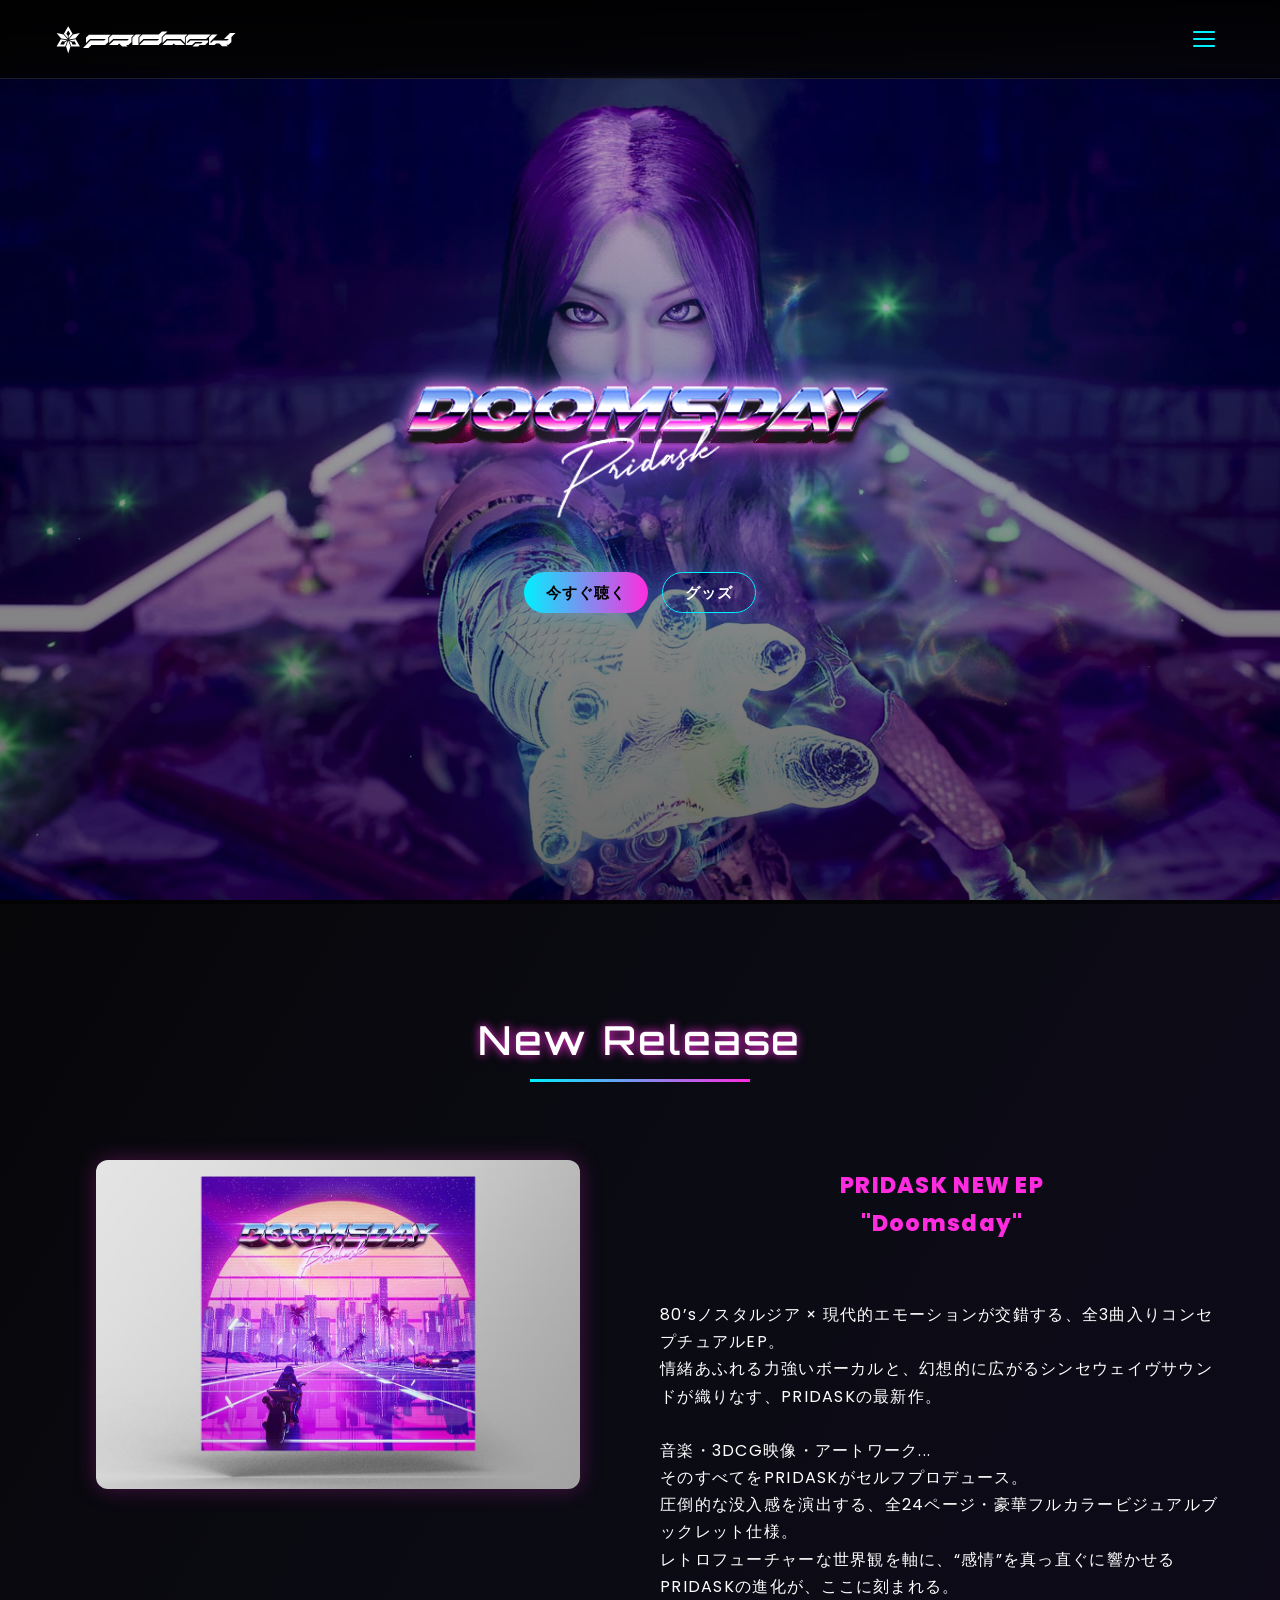
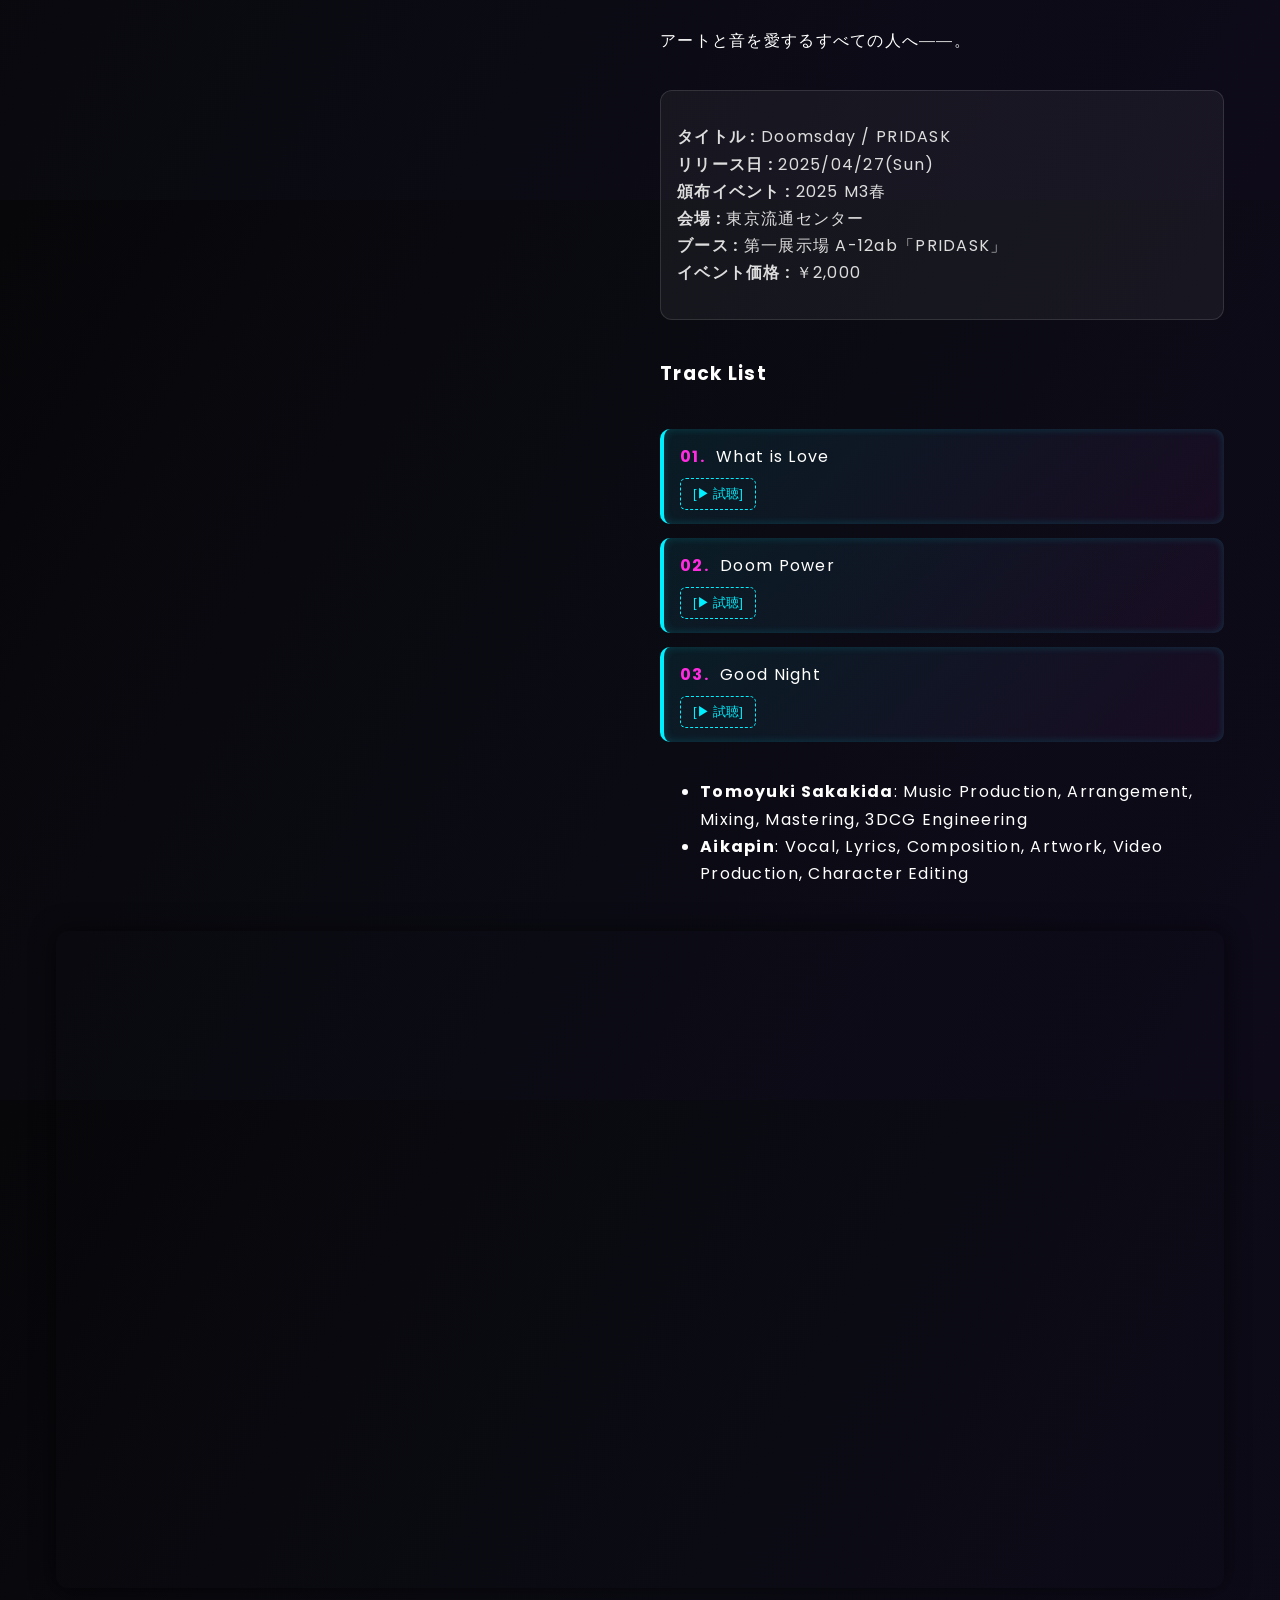
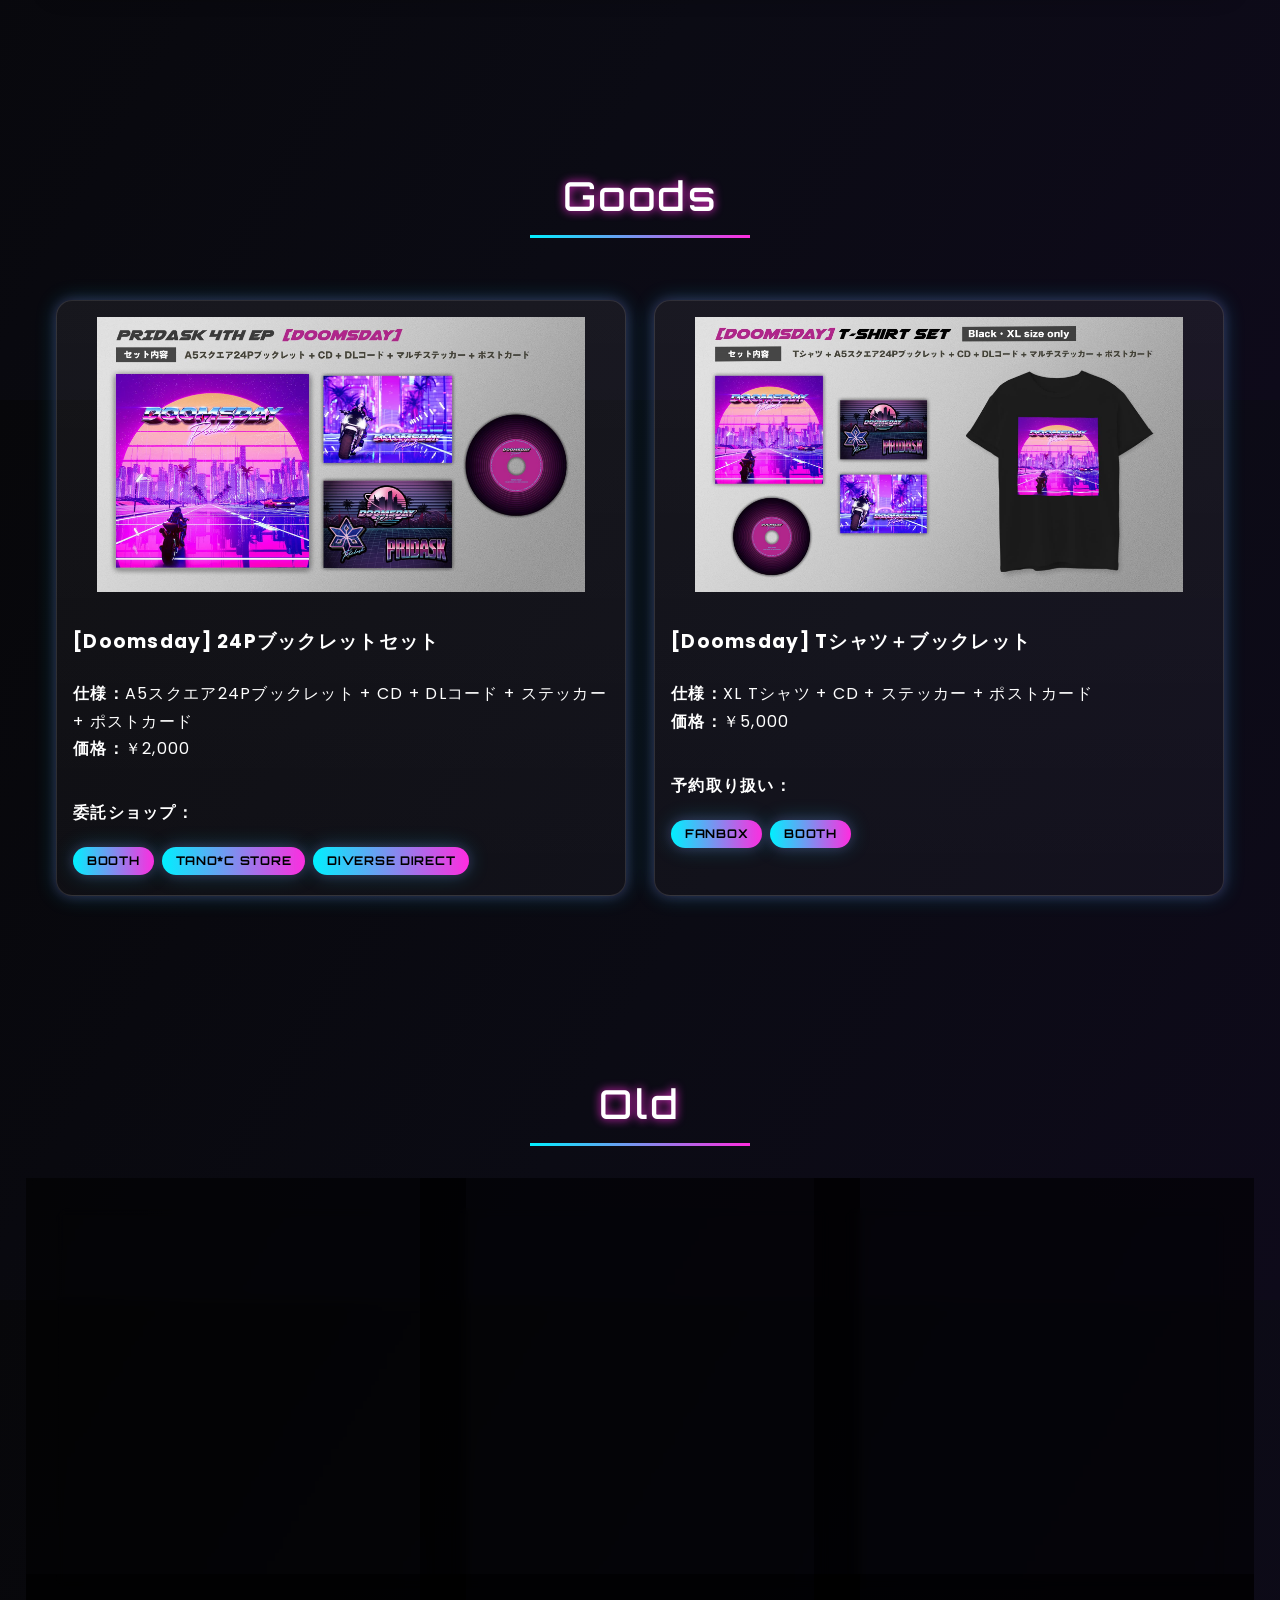
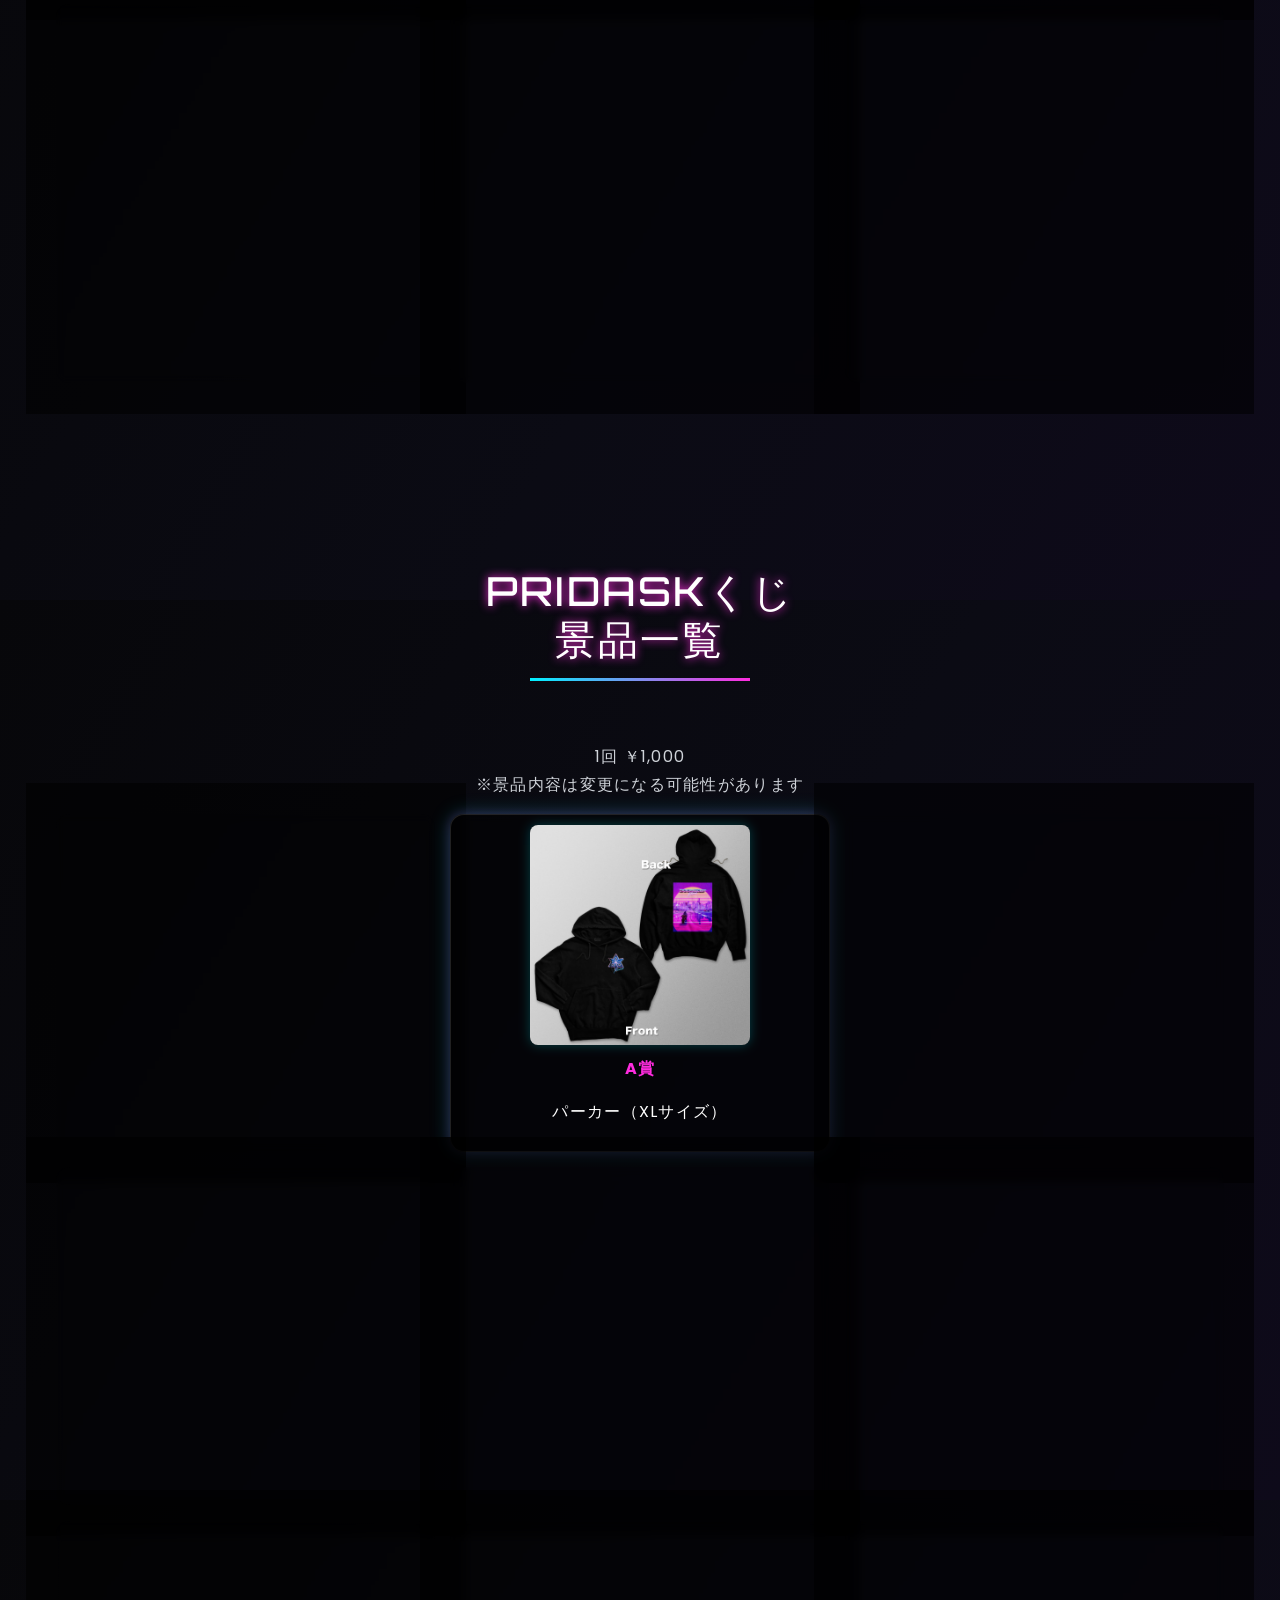
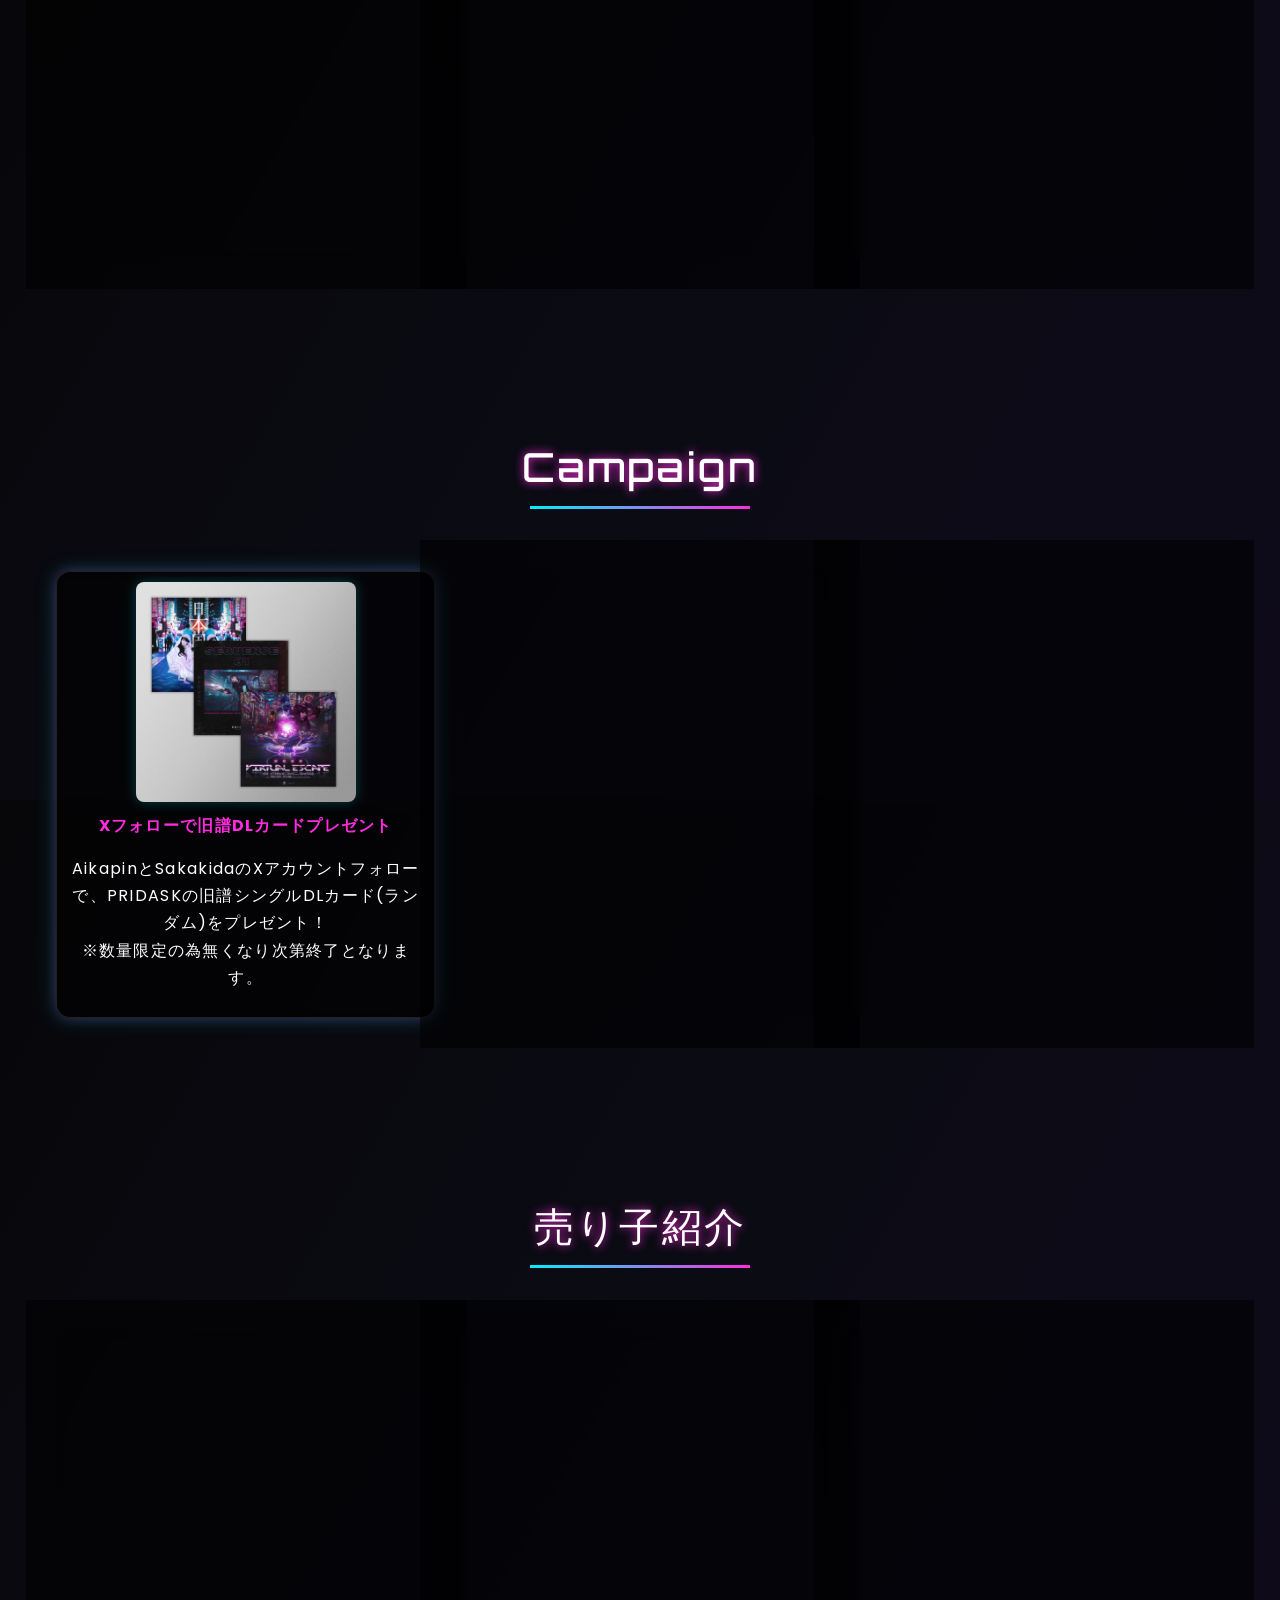
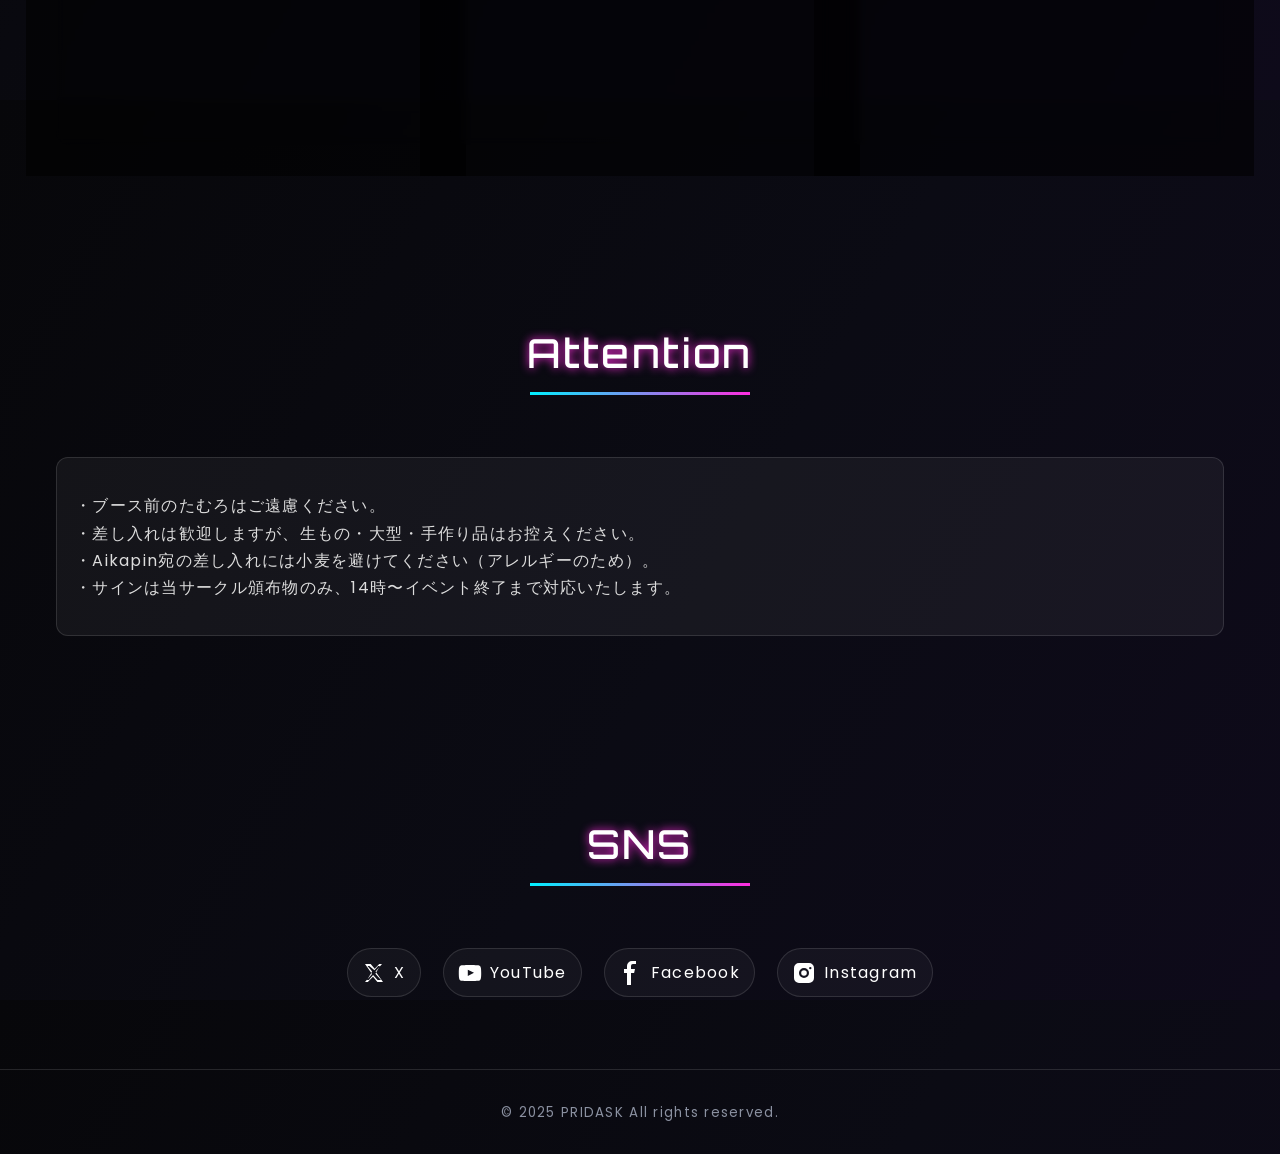
<file: doomsday/index.html>
<!DOCTYPE html>
<html lang="ja">
<head>
  <meta charset="UTF-8" />
  <meta name="viewport" content="width=device-width, initial-scale=1" />
  <title>PRIDASK | Doomsday EP</title>

  <!-- Meta -->
  <meta name="description" content="PRIDASK公式サイト - Synthwave × Cyberpunk × レトロFutureな世界観で贈る音楽・アート体験">
  <meta property="og:title" content="PRIDASK | Doomsday EP">
  <meta property="og:description" content="幻想、崩壊、そして再生 — Synthwave×Cyberpunkな音楽世界">
  <meta property="og:type" content="website">

  <!-- Fonts (軽量/遅延考慮) -->
  <link rel="preconnect" href="https://fonts.googleapis.com" />
  <link rel="preconnect" href="https://fonts.gstatic.com" crossorigin />
  <link href="https://fonts.googleapis.com/css2?family=Orbitron:wght@600;700&family=Poppins:wght@300;400;500;600&display=swap" rel="stylesheet" />
<link href="https://fonts.googleapis.com/css2?family=Montserrat:wght@400;600;700&family=Noto+Sans+JP:wght@300;400;500;700&display=swap" rel="stylesheet" />
  <!-- Styles -->
  <link rel="stylesheet" href="style.css" />
</head>
<body>
  <!-- ===== Header / Global Nav ===== -->
  <header class="site-header">
    <div class="header-inner">
      <a href="https://pridask.com/" class="brand">
        <img src="img/logo.svg" alt="PRIDASK" class="brand-logo" height="60" />
      </a>

      <!-- Language Switch (表示のみ / JS制御なし) -->
      <nav class="lang-switch" aria-label="Language">
       
      </nav>

      <!-- Hamburger (PCも同挙動) -->
      <input type="checkbox" id="nav-toggle" class="nav-toggle" aria-label="Open Menu" />
      <label for="nav-toggle" class="hamburger" aria-hidden="true">
        <span class="bar"></span>
        <span class="bar"></span>
        <span class="bar"></span>
      </label>

      <nav class="global-nav" aria-label="Global">
        <ul>
          <li><a href="#release">新譜</a></li>
          <li><a href="#goods">グッズ</a></li>
          <li><a href="#old-releases">旧譜一覧</a></li>
          <li><a href="#kuji">くじ</a></li>
          <li><a href="#campaign">キャンペーン</a></li>
          <li><a href="#staff">売り子</a></li>
          <li><a href="#sns">SNS</a></li>
        </ul>
      </nav>
    </div>
  </header>

  <!-- ===== Hero ===== -->
  <section class="hero" aria-label="Hero">
    <div class="hero-inner">
      <!-- h1 を画像に（最大450px／横幅可変） -->
      <h1 class="hero-title">
        <img src="img/title-doomsday.png" alt="PRIDASK New EP [Doomsday]" class="title-logo" />
      </h1>

      <!-- CTA 2連（中央寄せ／レスポンシブで縮小） -->
      <div class="cta-row">
        <a class="btn cta" href="#release">今すぐ聴く</a>
        <a class="btn cta outline" href="#goods">グッズ</a>
      </div>
    </div>
  </section>

  <main>
    <!-- ===== New Release ===== -->
    <section id="release" class="section">
      <h2 class="section-title">New Release</h2>

      <div class="grid-2 release-grid">
        <figure class="media">
          <img class="cover" src="img/vinyl.jpg" alt="Doomsday CD" loading="lazy" />
        </figure>

        <div class="content">
          <p class="tagline">PRIDASK NEW EP<br>
"Doomsday"</p>

         
          <p class="description">
            80’sノスタルジア × 現代的エモーションが交錯する、全3曲入りコンセプチュアルEP。<br>
            情緒あふれる力強いボーカルと、幻想的に広がるシンセウェイヴサウンドが織りなす、PRIDASKの最新作。<br><br>
            音楽・3DCG映像・アートワーク...<br>そのすべてをPRIDASKがセルフプロデュース。<br>
            圧倒的な没入感を演出する、全24ページ・豪華フルカラービジュアルブックレット仕様。<br>
            レトロフューチャーな世界観を軸に、“感情”を真っ直ぐに響かせるPRIDASKの進化が、ここに刻まれる。<br><br>
            アートと音を愛するすべての人へ――。
          </p>


          <div class="info-card">
            <p>
				<strong>タイトル :</strong> Doomsday / PRIDASK<br>
              <strong>リリース日 :</strong> 2025/04/27(Sun)<br>
              <strong>頒布イベント :</strong> 2025 M3春<br>
              <strong>会場 :</strong> 東京流通センター<br>
              <strong>ブース :</strong> 第一展示場 A-12ab「PRIDASK」<br>
              <strong>イベント価格 :</strong> ￥2,000
            </p>
          </div>

          <h3 class="tracklist-title">Track List</h3>
          <ul class="tracklist">
            <li>
              <span class="track-number">01.</span> What is Love
              <div class="track-controls">
                <button class="listen-btn" data-audio="mp3/[Preview]01. What is Love.mp3">[▶ 試聴]</button>
                <audio preload="none" class="track-audio"></audio>
              </div>
            </li>
            <li>
              <span class="track-number">02.</span> Doom Power
              <div class="track-controls">
                <button class="listen-btn" data-audio="mp3/[Preview]02. Doom Power.mp3">[▶ 試聴]</button>
                <audio preload="none" class="track-audio"></audio>
              </div>
            </li>
            <li>
              <span class="track-number">03.</span> Good Night
              <div class="track-controls">
                <button class="listen-btn" data-audio="mp3/[Preview]03. Good Night.mp3">[▶ 試聴]</button>
                <audio preload="none" class="track-audio"></audio>
              </div>
            </li>
          </ul>

          <ul class="staff-list">
            <li><strong>Tomoyuki Sakakida</strong>: Music Production, Arrangement, Mixing, Mastering, 3DCG Engineering</li>
            <li><strong>Aikapin</strong>: Vocal, Lyrics, Composition, Artwork, Video Production, Character Editing</li>
          </ul>
        </div>
      </div>

      <div class="video-wrap">
        <iframe
          src="https://www.youtube.com/embed/0MIF5DDwJRA?si=ES7zmjZKaLubEp8u"
          title="YouTube video player"
          frameborder="0"
          allowfullscreen
          loading="lazy"
        ></iframe>
      </div>
    </section>

    <!-- ===== Goods（カード化 & 可読性UP） ===== -->
    <section id="goods" class="section">
      <h2 class="section-title">Goods</h2>

      <div class="goods-grid">
        <article class="card">
          <figure class="card-media">
            <img src="img/vinyl3.jpg" alt="グッズセット" loading="lazy" />
          </figure>
          <div class="card-body">
            <h3 class="card-title">[Doomsday] 24Pブックレットセット</h3>
            <p><strong>仕様：</strong>A5スクエア24Pブックレット + CD + DLコード + ステッカー + ポストカード<br>
<strong>価格：</strong>￥2,000
			  </p>
			   <p><strong>委託ショップ：</strong></p>
            <div class="btn-row">
              <a class="btn sm" href="https://pridask.booth.pm/items/6822148" target="_blank" rel="noopener">BOOTH</a>
              <a class="btn sm" href="https://www.tanocstore.net/shopdetail/000000004116/" target="_blank" rel="noopener">TANO*C STORE</a>
              <a class="btn sm" href="https://www.diverse.direct/pridask/pdsk-0032/" target="_blank" rel="noopener">DIVERSE DIRECT</a>
            </div>
          </div>
        </article>

        <article class="card">
          <figure class="card-media">
            <img src="img/vinyl4.jpg" alt="Tシャツセット" loading="lazy" />
          </figure>
          <div class="card-body">
            <h3 class="card-title">[Doomsday] Tシャツ＋ブックレット</h3>
            <p><strong>仕様：</strong>XL Tシャツ + CD + ステッカー + ポストカード<br>
<strong>価格：</strong>￥5,000</p>
			  <p><strong>予約取り扱い：</strong></p>
            <div class="btn-row">
              <a class="btn sm" href="https://pridask.fanbox.cc/posts/9739591" target="_blank" rel="noopener">FANBOX</a>
              <a class="btn sm" href="https://pridask.booth.pm/items/6822496" target="_blank" rel="noopener">BOOTH</a>
            </div>
          </div>
        </article>
      </div>
    </section>

    <!-- ===== 旧譜一覧 / くじ / キャンペーン / 売り子 ===== -->
    <section id="old-releases" class="section">
      <h2 class="section-title">Old</h2>
      <ul class="card-grid min-3">
        <li class="card v-card">
          <img src="img/CD1.jpg" alt="Humanism ジャケット" loading="lazy" />
          <h4><a href="https://pridask.booth.pm/items/5696634">Humanism</a></h4>
          <p>￥2,000</p>
        </li>
        <li class="card v-card">
          <img src="img/CD2.jpg" alt="Humanism(特装版) ジャケット" loading="lazy" />
          <h4><a href="https://pridask.booth.pm/items/5676474">Humanism(特装版)</a></h4>
          <p>￥4,000</p>
        </li>
        <li class="card v-card">
          <img src="img/9-3.jpg" alt="Akatsuki＆Reimeiセット" loading="lazy" />
          <h4><a href="https://pridask.booth.pm/items/5218638">Akatsuki＆Reimeiセット</a></h4>
          <p>￥1,000</p>
        </li>
        <li class="card v-card">
          <img src="img/7.jpg" alt="MOONSHOT ジャケット" loading="lazy" />
          <h4><a href="https://pridask.booth.pm/items/3527903">MOONSHOT</a></h4>
          <p>￥1,500</p>
        </li>
        <li class="card v-card">
          <img src="img/9.jpg" alt="347 Days Later ジャケット" loading="lazy" />
          <h4><a href="https://pridask.booth.pm/items/2496277">347 Days Later</a></h4>
          <p>￥1,500</p>
        </li>
        <li class="card v-card">
          <img src="img/9-2.jpg" alt="Cybermirror ジャケット" loading="lazy" />
          <h4><a href="https://pridask.booth.pm/items/1058382">20's</a></h4>
          <p>￥1,500</p>
        </li>
      </ul>
    </section>

    <section id="kuji" class="section">
      <h2 class="section-title">PRIDASKくじ<br>景品一覧</h2>
      <p class="note center">1回 ￥1,000<br>※景品内容は変更になる可能性があります</p>

      <ul class="card-grid min-3">
        <li class="card v-card">
          <img src="img/gallery/L.jpg" alt="特大タペストリー" loading="lazy" />
          <b>ラストワン賞</b>
          <p>特大タペストリー(50cm×75cm)</p>
        </li>
        <li class="card v-card">
          <img src="img/gallery/A.jpg" alt="パーカー" loading="lazy" />
          <b>A賞</b>
          <p>パーカー（XLサイズ）</p>
        </li>
        <li class="card v-card">
          <img src="img/gallery/B.jpg" alt="タペストリー" loading="lazy" />
          <b>B賞</b>
          <p>タペストリー(Mサイズ45cm×30cm)</p>
        </li>
        <li class="card v-card">
          <img src="img/gallery/C.jpg" alt="大判バスタオル" loading="lazy" />
          <b>C賞</b>
          <p>大判バスタオル(全2種)</p>
        </li>
        <li class="card v-card">
          <img src="img/gallery/D.jpg" alt="トートバッグ" loading="lazy" />
          <b>D賞</b>
          <p>トートバッグ(全2種)</p>
        </li>
        <li class="card v-card">
          <img src="img/gallery/E.jpg" alt="ポーチ" loading="lazy" />
          <b>E賞</b>
          <p>ポーチ(全2種)</p>
        </li>
        <li class="card v-card">
          <img src="img/gallery/F.jpg" alt="2025年版カレンダー" loading="lazy" />
          <b>F賞</b>
          <p>2025年版カレンダー</p>
        </li>
        <li class="card v-card">
          <img src="img/gallery/G.jpg" alt="フォトジェニックキーホルダー" loading="lazy" />
          <b>G賞</b>
          <p>フォトジェニックキーホルダー(全3種)</p>
        </li>
        <li class="card v-card">
          <img src="img/gallery/H.jpg" alt="フィルムアートスタンド" loading="lazy" />
          <b>H賞</b>
          <p>フィルムアートスタンド(全3種)</p>
        </li>
      </ul>
    </section>

    <section id="campaign" class="section">
      <h2 class="section-title">Campaign</h2>
      <ul class="card-grid min-3">
        <li class="card v-card">
          <img src="img/15.jpg" alt="Xフォローで旧譜DLカード" loading="lazy" />
          <b>Xフォローで旧譜DLカードプレゼント</b>
          <p>AikapinとSakakidaのXアカウントフォローで、PRIDASKの旧譜シングルDLカード(ランダム)をプレゼント！<br>※数量限定の為無くなり次第終了となります。</p>
        </li>
        <li class="card v-card">
          <img src="img/16.jpg" alt="[Doomsday]ステッカー" loading="lazy" />
          <b>ステッカープレゼント</b>
          <p>ブース来場者の皆様に[Doomsday]ステッカーをプレゼント！</p>
        </li>
        <li class="card v-card">
          <img src="img/17.jpg" alt="初めてのPRIDASKセット" loading="lazy" />
          <b>初めてのPRIDASKセット</b>
          <p>PRIDASKの1st、2nd、3rd、4thアルバム4枚セットが5000円に！</p>
        </li>
      </ul>
    </section>

    <section id="staff" class="section">
      <h2 class="section-title">売り子紹介</h2>
      <ul class="card-grid min-3">
        <li class="card v-card">
          <img src="img/12.jpg" alt="Aikapin" loading="lazy" />
          <p>Aikapin<br>Vocal, Art Director</p>
        </li>
        <li class="card v-card">
          <img src="img/11.jpg" alt="Tomoyuki Sakakida" loading="lazy" />
          <p>Tomoyuki Sakakida<br>DJ, Music Producer</p>
        </li>
        <li class="card v-card">
          <img src="img/13.jpg" alt="LEO" loading="lazy" />
          <p>LEO<br>Stylist, Dancer</p>
        </li>
      </ul>
    </section>

    <section id="notice" class="section">
      <h2 class="section-title">Attention</h2>
      <div class="notice">
        <p>・ブース前のたむろはご遠慮ください。<br>
           ・差し入れは歓迎しますが、生もの・大型・手作り品はお控えください。<br>
           ・Aikapin宛の差し入れには小麦を避けてください（アレルギーのため）。<br>
           ・サインは当サークル頒布物のみ、14時〜イベント終了まで対応いたします。</p>
      </div>
    </section>

    <!-- ===== SNS ===== -->
    <section id="sns" class="section">
      <h2 class="section-title">SNS</h2>
      <ul class="sns-list">
        <li>
          <a href="https://x.com/aikapin" target="_blank" rel="noopener" aria-label="X">
            <!-- X/Twitter SVG -->
            <svg width="24" height="24" viewBox="0 0 24 24" aria-hidden="true"><path fill="currentColor" d="M17.23 3H20l-6.48 7.4L21 21h-5.6l-4.38-5.16L5.8 21H3l7.02-8L3 3h5.68l4 4.72L17.23 3Zm-9.9 2h-1.8l4.58 5.42L5 19h1.83l4.25-5 4.5 5H19l-5.6-6.2L17.9 5h-1.8l-3.65 4.3L7.33 5Z"/></svg>
            X
          </a>
        </li>
        <li>
          <a href="https://www.youtube.com/@PRIDASK" target="_blank" rel="noopener" aria-label="YouTube">
            <svg width="24" height="24" viewBox="0 0 24 24" aria-hidden="true"><path fill="currentColor" d="M23 7.5s-.2-1.6-.8-2.3c-.8-.8-1.7-.8-2.2-.9C16.8 4 12 4 12 4h0s-4.8 0-8 .3c-.6.1-1.4.1-2.2.9C1.1 5.9 1 7.5 1 7.5S.8 9.4.8 11.4v1.3C.8 14.7 1 16.6 1 16.6s.2 1.6.8 2.3c.8.8 1.9.8 2.4.9 1.8.2 7.8.3 7.8.3s4.8 0 8-.3c.6-.1 1.4-.1 2.2-.9.6-.7.8-2.3.8-2.3s.2-1.9.2-3.9v-1.3c0-2-.2-3.9-.2-3.9ZM9.8 14.9V8.8l6.2 3-6.2 3.1Z"/></svg>
            YouTube
          </a>
        </li>
        <li>
          <a href="https://www.facebook.com/pridaskofficial/" target="_blank" rel="noopener" aria-label="Facebook">
            <svg width="24" height="24" viewBox="0 0 24 24" aria-hidden="true"><path fill="currentColor" d="M13 3h4V0h-4a5 5 0 0 0-5 5v3H5v4h3v12h4V12h3.1l.9-4H12V5a2 2 0 0 1 1.9-2Z"/></svg>
            Facebook
          </a>
        </li>
        <li>
          <a href="https://www.instagram.com/tmykskkd/" target="_blank" rel="noopener" aria-label="Instagram">
            <svg width="24" height="24" viewBox="0 0 24 24" aria-hidden="true"><path fill="currentColor" d="M7 2h10a5 5 0 0 1 5 5v10a5 5 0 0 1-5 5H7a5 5 0 0 1-5-5V7a5 5 0 0 1 5-5Zm5 5a5 5 0 1 0 .001 10.001A5 5 0 0 0 12 7Zm0 2.2a2.8 2.8 0 1 1 0 5.6a2.8 2.8 0 0 1 0-5.6Zm6.3-.9a1.2 1.2 0 1 0 0-2.4a1.2 1.2 0 0 0 0 2.4Z"/></svg>
            Instagram
          </a>
        </li>
      </ul>
    </section>
  </main>

  <footer class="site-footer">
    <small>© 2025 PRIDASK All rights reserved.</small>
  </footer>

  <!-- ===== JS（試聴のフェード制御のみ軽量維持） ===== -->
  <script>
    document.addEventListener("DOMContentLoaded", function () {
      const allAudios = [];
      document.querySelectorAll(".listen-btn").forEach(btn => {
        const audio = btn.parentElement.querySelector(".track-audio");
        allAudios.push(audio);
        btn.addEventListener("click", () => {
          allAudios.forEach(a => {
            if (a !== audio && !a.paused) { a.pause(); a.currentTime = 0; a.volume = 1; }
          });
          if (!audio.paused && !audio.ended) { audio.pause(); audio.currentTime = 0; audio.volume = 1; return; }
          if (audio.src !== btn.dataset.audio) audio.src = btn.dataset.audio;
          audio.volume = 0;
          audio.play().then(() => {
            let v = 0;
            const id = setInterval(() => { v += 0.05; audio.volume = Math.min(v, 1); if (v >= 1) clearInterval(id); }, 60);
          }).catch(console.error);
        });
      });
    });
  </script>
</body>
</html>
</file>
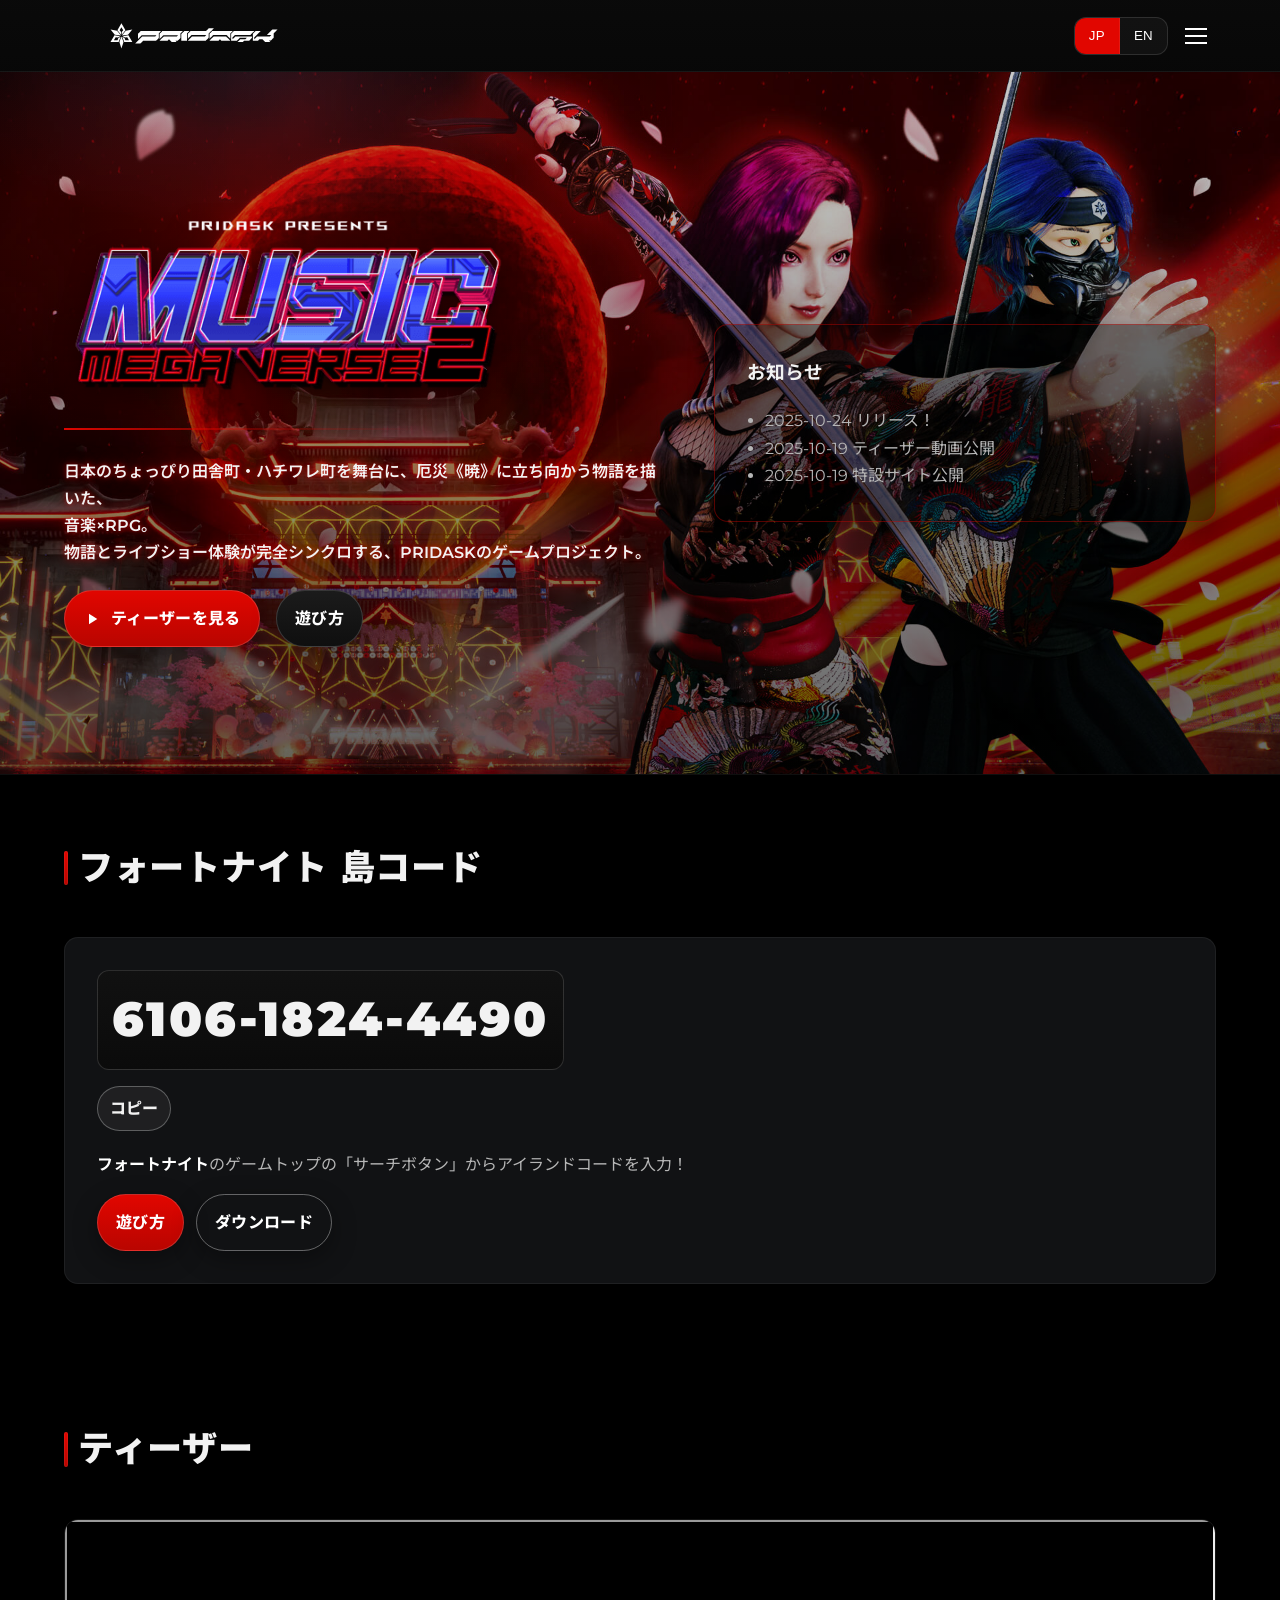
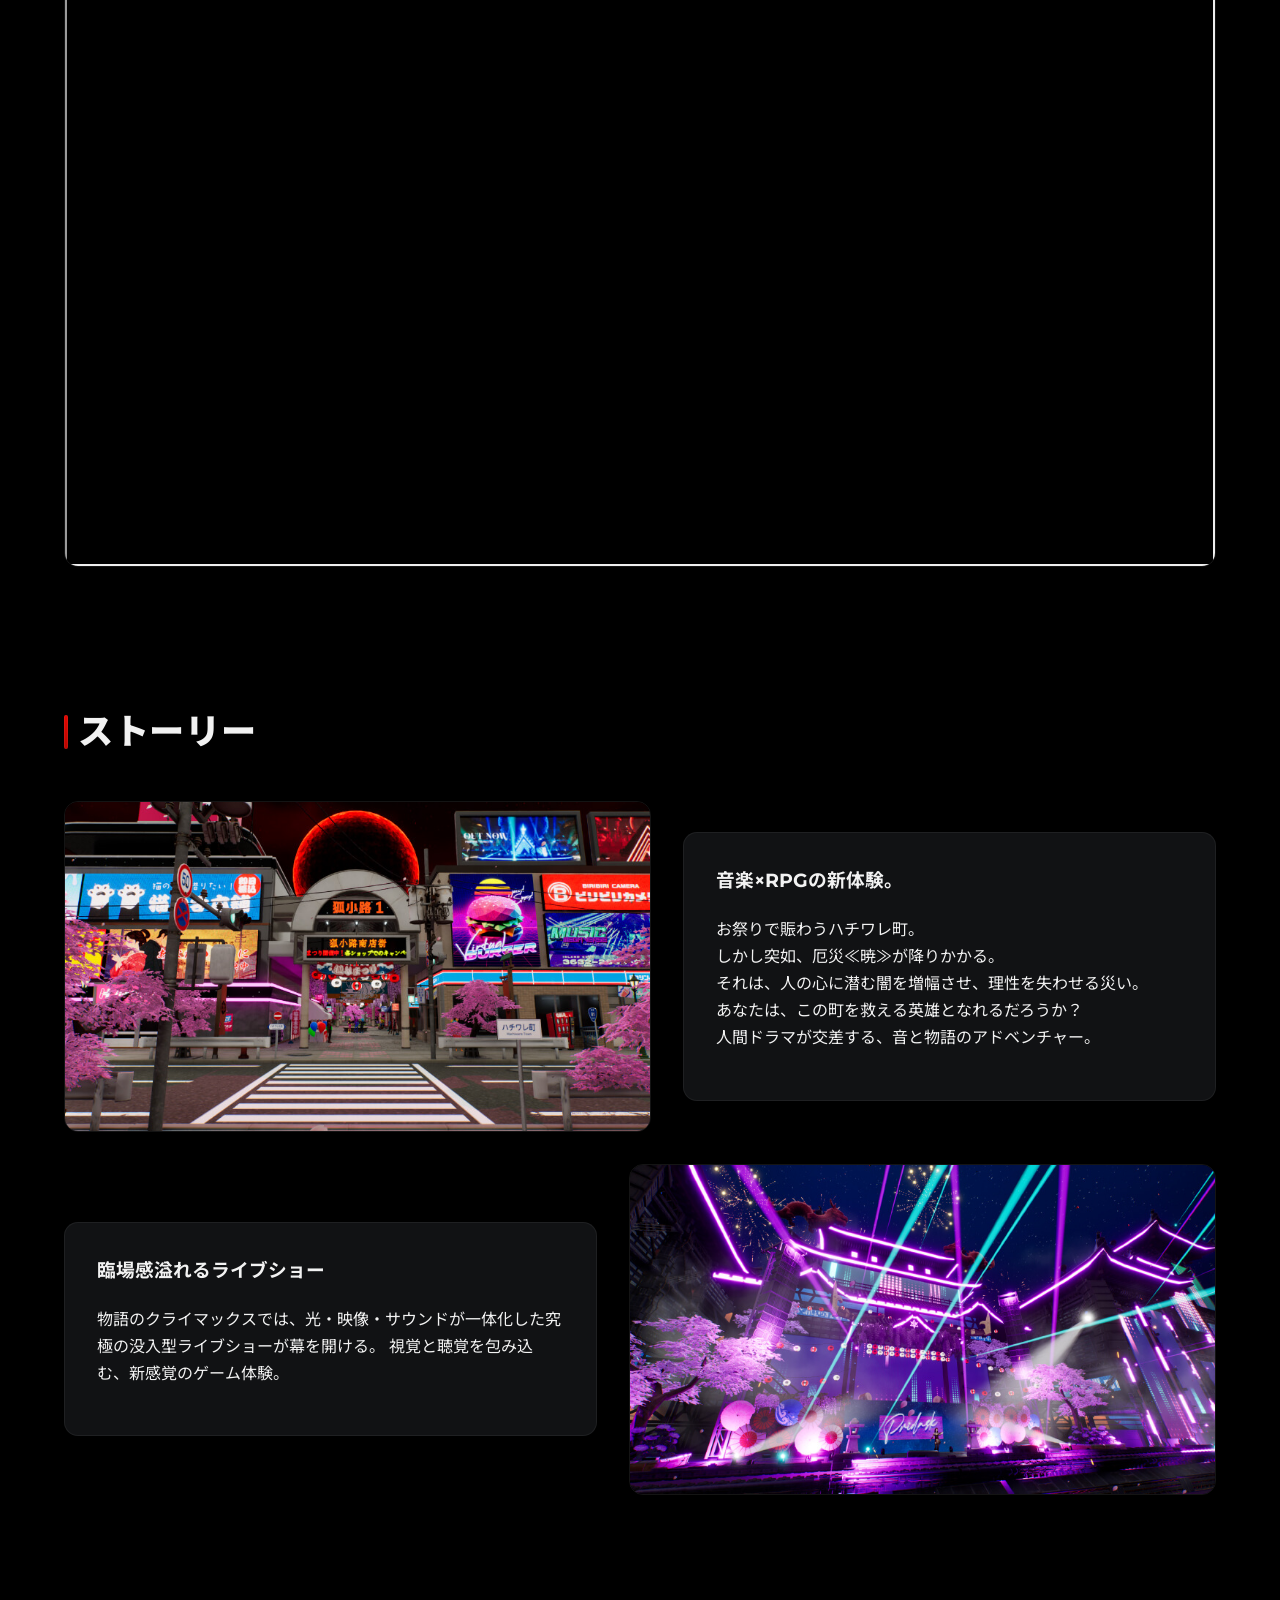
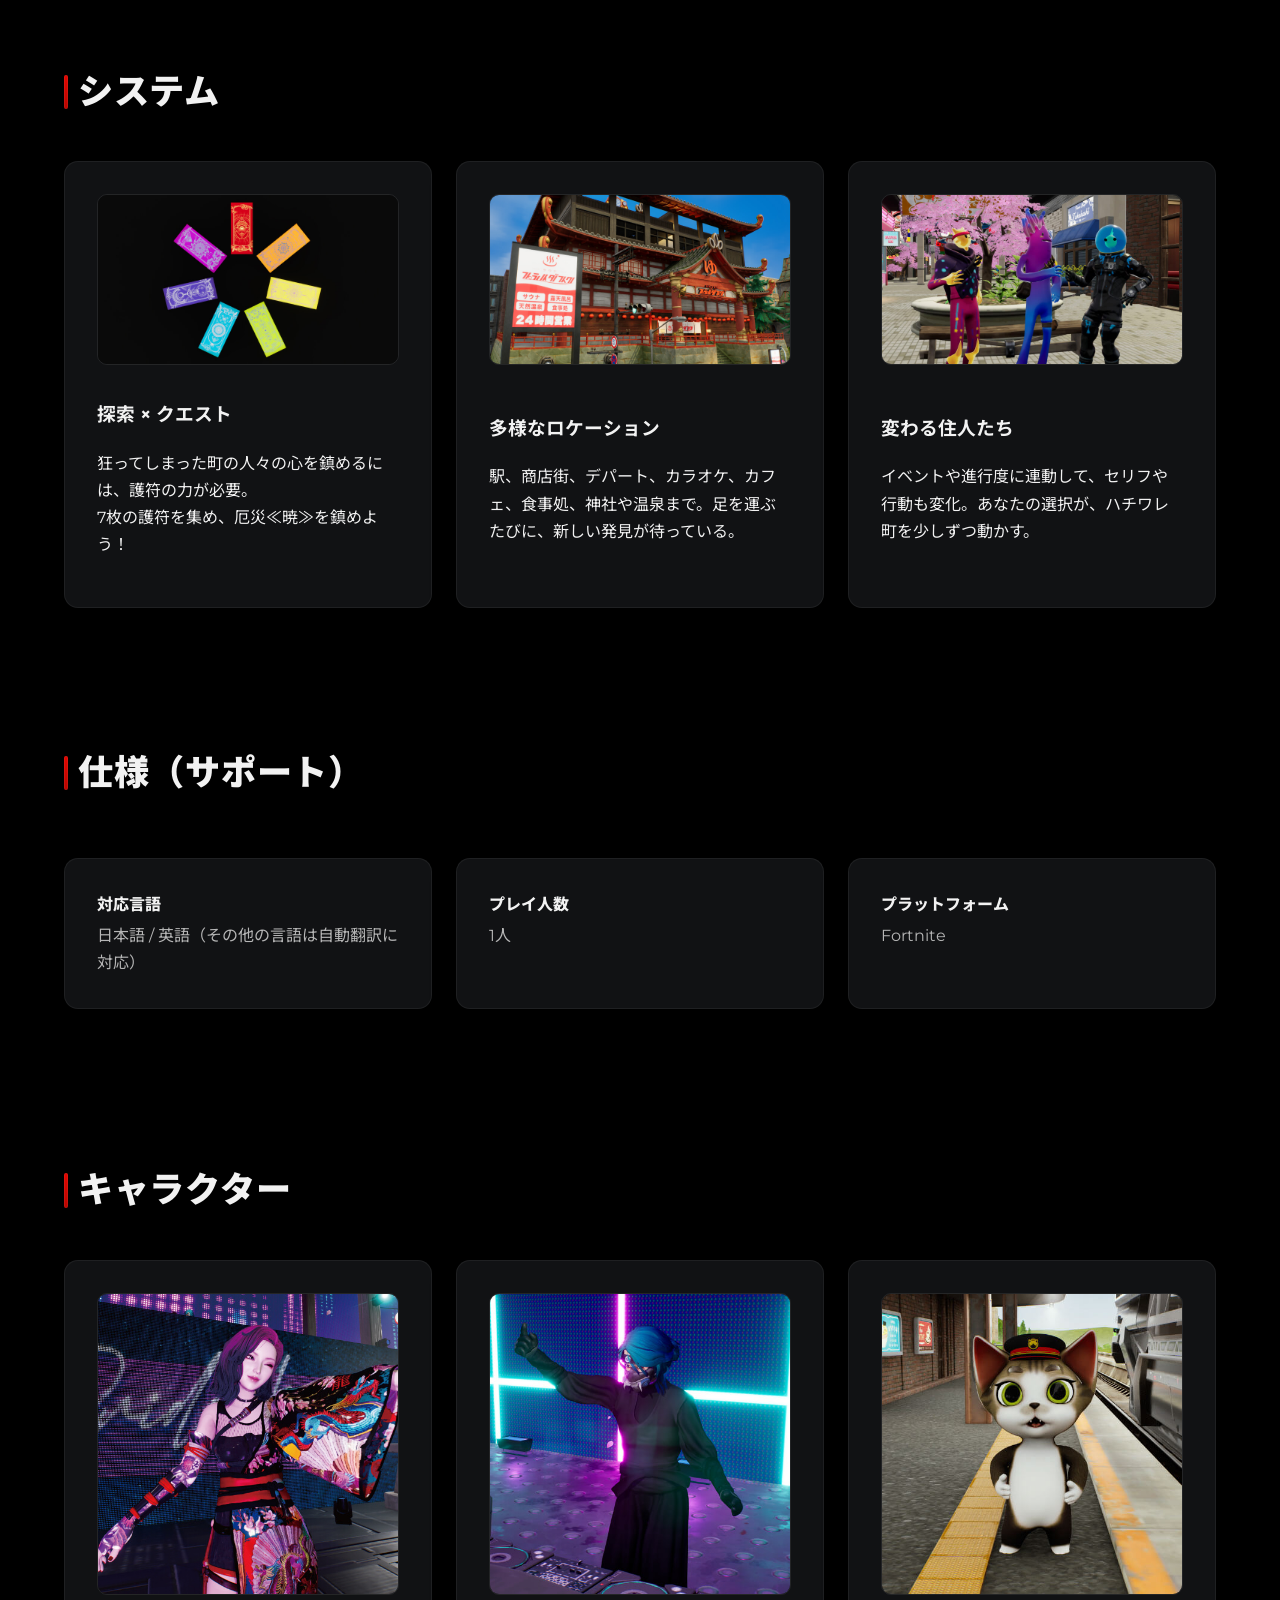
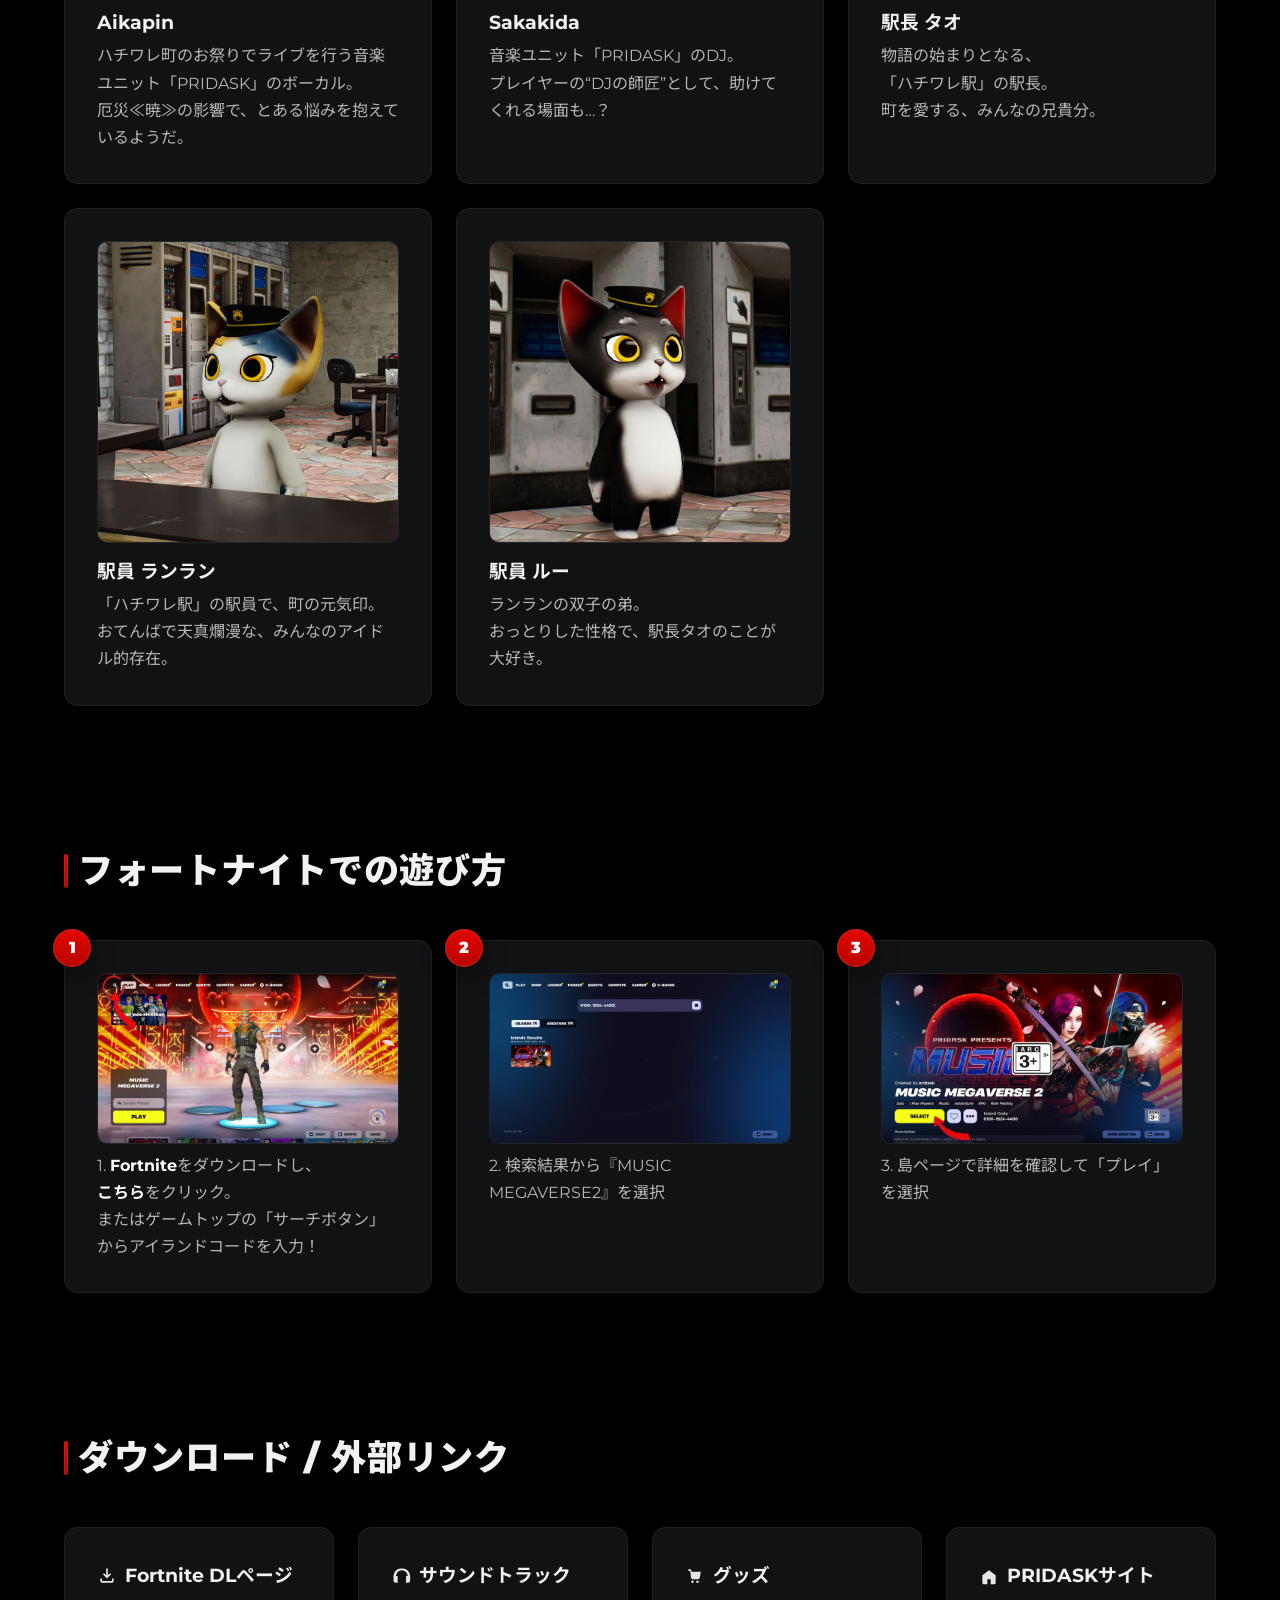
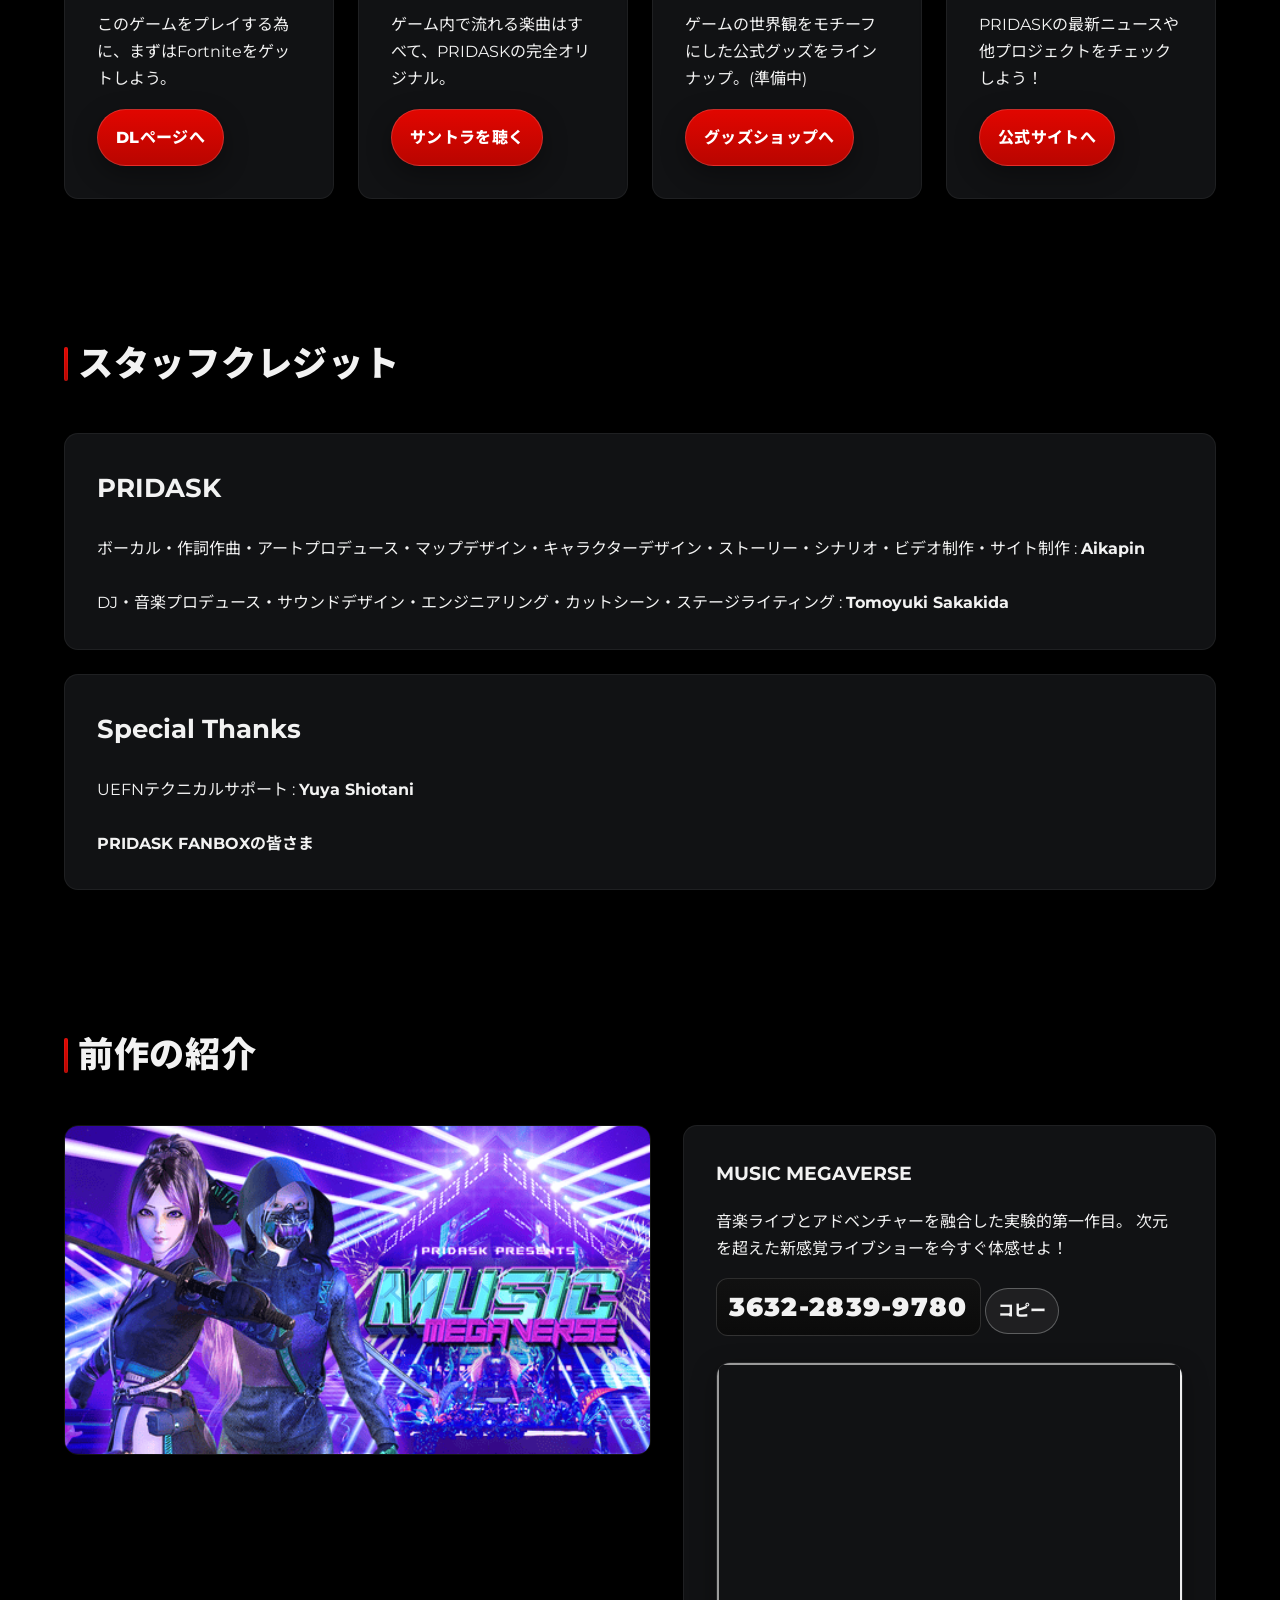
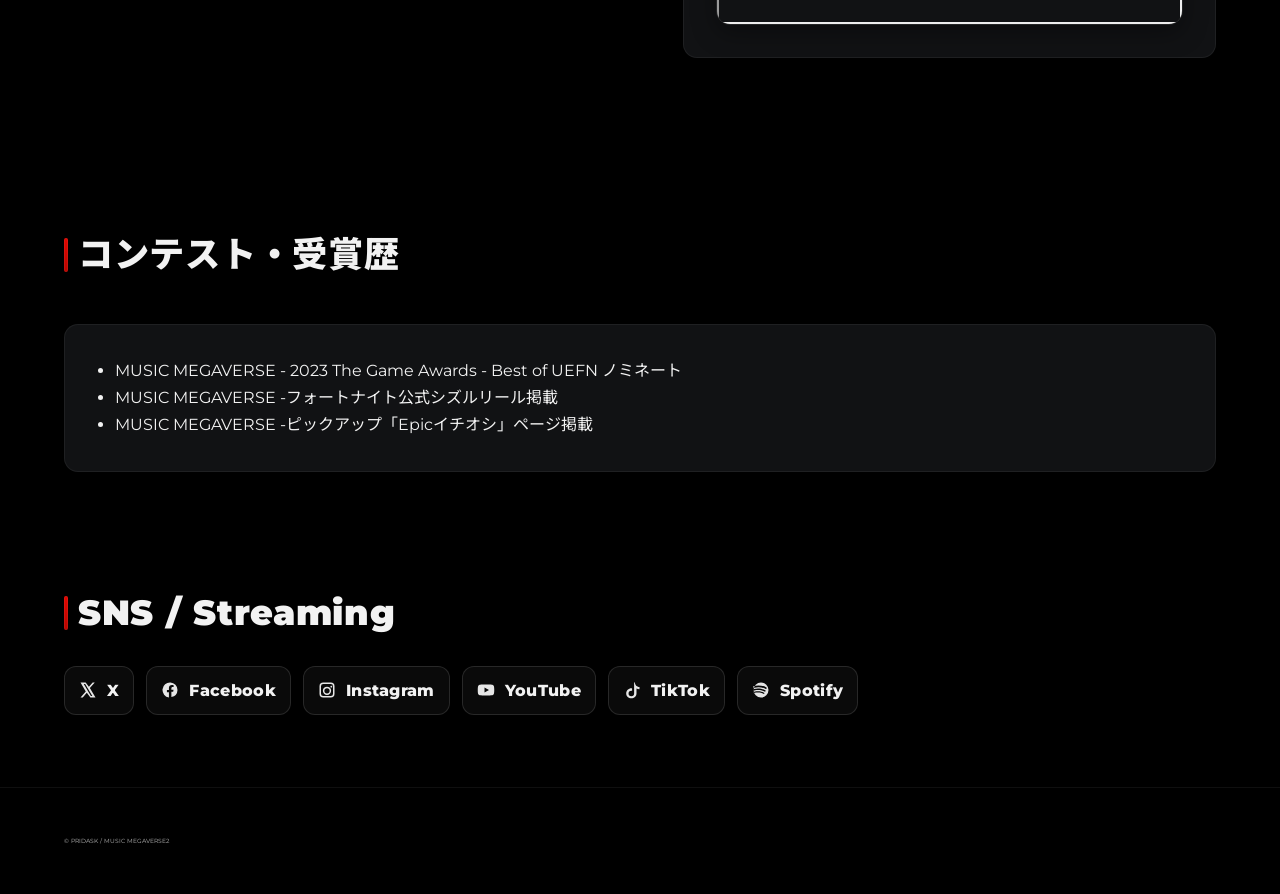
<file: mmv2/index.html>
<!DOCTYPE html>
<html lang="ja">
<head>
  <!-- Basic -->
  <meta charset="utf-8">
  <meta http-equiv="X-UA-Compatible" content="IE=edge">
  <meta name="viewport" content="width=device-width, initial-scale=1.0">

  <!-- SEO -->
  <title>PRIDASK | MUSIC MEGAVERSE2 - 特設サイト</title>
  <!-- Basic -->
<meta name="description" content="音楽×RPG『MUSIC MEGAVERSE2』特設サイト。ストーリー／世界観、システム、仕様、キャラクター、ティーザー動画、島コードと遊び方を掲載。">
<meta name="robots" content="index,follow">
<link rel="canonical" href="https://pridask.com/mmv2/index.html">

  <!-- Multilingual -->
  <link rel="alternate" hreflang="ja" href="https://pridask.com/mmv2/index.html">
  <link rel="alternate" hreflang="en" href="https://pridask.com/mmv2/index-en.html">
  <link rel="alternate" hreflang="x-default" href="https://pridask.com/mmv2/">

<!-- RSS（必要なら差し替え or 削除） -->
<link rel="alternate" type="application/rss+xml" href="https://pridask.tumblr.com/rss">

<!-- Open Graph -->
<meta property="og:type" content="website">
<meta property="og:site_name" content="MUSIC MEGAVERSE2">
<meta property="og:title" content="MUSIC MEGAVERSE2 | 特設サイト">
<meta property="og:description" content="音楽×RPG『MUSIC MEGAVERSE2』特設サイト。ストーリー、システム、仕様、キャラクター、ティーザー、島コード、遊び方など。">
<meta property="og:url" content="https://pridask.com/mmv2/">
<meta property="og:image" content="https://pridask.com/mmv2/assets/megaverse2_ogp.jpg"><!-- 1200x630推奨 -->
<meta property="og:image:width" content="1200">
<meta property="og:image:height" content="630">
<meta property="og:image:alt" content="MUSIC MEGAVERSE2 OGP Image">
<meta property="og:locale" content="ja_JP">
<meta property="og:locale:alternate" content="en_US">

<!-- X (Twitter) Card -->
<meta name="twitter:card" content="summary_large_image">
<meta name="twitter:title" content="MUSIC MEGAVERSE2 | 特設サイト">
<meta name="twitter:description" content="音楽×RPG『MUSIC MEGAVERSE2』の特設サイト。ティーザー、島コード、システム、キャラクターなどを公開。">
<meta name="twitter:image" content="https://pridask.com/mmv2/assets/megaverse2_ogp.jpg">
<meta name="twitter:image:alt" content="MUSIC MEGAVERSE2 OGP Image">

  <!-- PWA / Theme -->
  <link rel="manifest" href="/site.webmanifest">
  <meta name="theme-color" content="#1b0b44">
  <meta name="apple-mobile-web-app-capable" content="yes">
  <meta name="apple-mobile-web-app-status-bar-style" content="black">

  <!-- Icons -->
  <link rel="icon" type="image/png" href="./assets/favicon.png">

  <!-- Privacy / Security -->
  <meta name="referrer" content="no-referrer-when-downgrade">
  <meta name="format-detection" content="telephone=no,email=no,address=no">

  <!-- Performance Hints -->
<link rel="preconnect" href="https://fonts.googleapis.com">
<link rel="preconnect" href="https://fonts.gstatic.com" crossorigin>
<link rel="dns-prefetch" href="//fonts.googleapis.com">
	
  <!-- OGP（画像パス差し替え） -->
  <meta property="og:title" content="PRIDASK | MUSIC MEGAVERSE2 - 特設サイト" />
  <meta property="og:description" content="音楽×RPG『MUSIC MEGAVERSE2』特設サイト" />
  <meta property="og:type" content="website" />
  <meta property="og:image" content="./assets/megaverse2_ogp.jpg" /> <!-- 差し替え -->
  <meta name="twitter:card" content="summary_large_image" />
  <!-- フォント（CSSで利用。pridask.comの構成に合わせる） -->
  <link href="https://fonts.googleapis.com/css2?family=Montserrat:wght@400;600;800&family=Noto+Sans+JP:wght@400;600;700&display=swap" rel="stylesheet" />
  <link rel="stylesheet" href="main.css" />	
</head>
<body>
  <!-- ================= Header ================= -->
<header class="site-header" role="banner">
  <div class="container header-inner">
    <!-- Brand (left) -->
    <a class="brand" href="#top" aria-label="MUSIC MEGAVERSE2 Home">
      <!-- ロゴ差し替え -->
      <a class="brand-logo-link"
     href="https://pridask.com/"
     target="_blank"
     rel="noopener"
     aria-label="PRIDASK公式サイトへ">
    <img src="./assets/logo.svg" alt="PRIDASK" class="brand-logo" />
  </a>
    </a>

    <!-- spacer: brandを左、スイッチ＆ハンバーガーを右へ寄せる -->
    <div class="header-spacer"></div>

    <!-- Language switch (right-top, always visible; NOT inside hamburger) -->
    <div class="lang-switch" role="tablist" aria-label="Language switch">
      <button class="lang-btn active" role="tab" aria-selected="true" data-lang="ja">JP</button>
      <button class="lang-btn" role="tab" aria-selected="false" data-lang="en"><a href="index-en.html">EN</a></button>
    </div>

    <!-- Hamburger (always visible on all viewports) -->
    <div class="hamburger">
      <!-- Toggle -->
      <input id="navToggle" type="checkbox" aria-label="メニューを開く" />
      <label for="navToggle" class="hamburger-btn" aria-hidden="true">
        <span></span>
      </label>

      <!-- Drawer panel -->
      <div class="drawer" role="dialog" aria-modal="true" aria-label="メニュー">
        <div class="drawer-inner">
          <a class="drawer-link" href="#story" onclick="closeDrawer()">ストーリー</a>
          <a class="drawer-link" href="#system" onclick="closeDrawer()">システム</a>
          <a class="drawer-link" href="#specs" onclick="closeDrawer()">仕様</a>
          <a class="drawer-link" href="#characters" onclick="closeDrawer()">キャラ紹介</a>
          <a class="drawer-link" href="#teaser" onclick="closeDrawer()">ティーザー</a>
          <a class="drawer-link" href="#island" onclick="closeDrawer()">島コード</a>
          <a class="drawer-link" href="#access" onclick="closeDrawer()">遊び方</a>
          <a class="drawer-link" href="#download" onclick="closeDrawer()">ダウンロード</a>
          <a class="drawer-link" href="#credits" onclick="closeDrawer()">スタッフ</a>
          <a class="drawer-link" href="#previous" onclick="closeDrawer()">前作</a>
          <a class="drawer-link" href="#awards" onclick="closeDrawer()">受賞歴</a>
        </div>
      </div>

      <!-- Scrim (dark backdrop; click to close) -->
      <div class="drawer-scrim" aria-hidden="true" onclick="closeDrawer()"></div>
    </div>
  </div>
</header>

  <main id="top">
    <!-- ================= Hero ================= -->
    <section class="hero">
      <!-- 背景ビジュアル（差し替え） -->
      <div class="hero-bg" aria-hidden="true">
    <picture>
      <source media="(max-width: 960px)" srcset="./assets/hero-portrait.jpg" />
      <img src="./assets/hero-wide.jpg" alt="" width="1920" height="1080" loading="eager" />
    </picture>
  </div>

      <div class="container hero-inner">
        <div class="hero-copy">
         <h1 class="hero-title">
  <!-- 画像ロゴ＋下線用ラッパ -->
  <span class="underline-img" aria-label="MUSIC MEGAVERSE2">
    <img src="./assets/mmv2-title-logo.png" alt="" width="720" height="164" loading="eager" />
    <span class="sr-only">MUSIC MEGAVERSE2</span>
  </span><br>
</h1>
          <p class="hero-lead hero-lead--neon">
            日本のちょっぴり田舎町・ハチワレ町を舞台に、厄災《暁》に立ち向かう物語を描いた、<br>
音楽×RPG。<br/>
            物語とライブショー体験が完全シンクロする、PRIDASKのゲームプロジェクト。
          </p>
          <div class="hero-cta">
            <a class="btn btn-primary" href="#teaser" aria-label="ティーザーを見る">
              <svg class="icon" viewBox="0 0 24 24" fill="currentColor" aria-hidden="true"><path d="M8 5v14l11-7z"/></svg>
              ティーザーを見る
            </a>
            <a class="btn btn-secondary" href="#access">遊び方</a>
          </div>
        </div>
        <!-- 任意でヒーロー右側にビジュアルパネル等 -->
        <div class="hero-side card">
          <h3 class="card-title">お知らせ</h3>
          <ul class="news-list">
            <li>2025-10-24 リリース！</li>
            <li>2025-10-19 ティーザー動画公開</li>
            <li>2025-10-19 特設サイト公開</li>
          </ul>
        </div>
      </div>
    </section>

    <!-- ================= 島コード（強調セクション） ================= -->
    <section id="island" class="island-code">
      <div class="container">
        <div class="section-head">
          <h2 class="section-title">フォートナイト 島コード</h2>
        </div>

        <!-- 大きく見せるボックス -->
        <div class="code-box card" role="group" aria-label="島コード">
          <!-- 確定後に置換 -->
          <!-- ▼▼▼ ここを確定コードに置換 ▼▼▼ -->
          <span class="code" id="islandCodeDisplay">6106-1824-4490</span>
          <button class="copy-code" type="button" aria-label="島コードをコピー" data-target="#islandCodeDisplay">コピー</button>
          <!-- ▲▲▲ ここを確定コードに置換 ▲▲▲ -->

          <p class="code-note"><a href="https://www.fortnite.com/download?" target="_blank" rel="noopener"><b>フォートナイト</b></a>のゲームトップの「サーチボタン」からアイランドコードを入力！</p>
          <div class="code-cta">
            <a class="btn btn-primary" href="#access">遊び方</a>
            <a class="btn btn-ghost" target="_blank" href="https://www.fortnite.com/download?">ダウンロード</a>
          </div>
        </div>
      </div>
    </section>

	  <!-- ================= ティーザー ================= -->
    <section id="teaser">
      <div class="container">
        <div class="section-head">
          <h2 class="section-title">ティーザー</h2>
        </div>

        <div class="video-embed">
          <!-- YouTube/VimeoのURLに置換 -->
          <iframe
  src="https://www.youtube.com/embed/bu8gJbn3JSk?si=FPnVZGDuVvmp3xq5"
  title="MUSIC MEGAVERSE2 Teaser"
  allow="accelerometer; autoplay; clipboard-write; encrypted-media; gyroscope; picture-in-picture; web-share"
  allowfullscreen
  loading="lazy"
></iframe>
        </div>
      </div>
    </section>
	  
    <!-- ================= ストーリー / 世界観 ================= -->
    <section id="story">
      <div class="container">
        <div class="section-head">
          <h2 class="section-title">ストーリー</h2>
        </div>

        <!-- テキスト＋画像（左右） -->
        <article class="content-with-image">
          <div class="cwi-image">
            <!-- 差し替え -->
            <img src="./assets/story-01.jpg" alt="ハチワレ町と≪暁≫のイメージ" />
          </div>
          <div class="cwi-body card">
            <h3>音楽×RPGの新体験。</h3>
            <p>
              お祭りで賑わうハチワレ町。<br>
しかし突如、厄災≪暁≫が降りかかる。<br>
それは、人の心に潜む闇を増幅させ、理性を失わせる災い。<br>
あなたは、この町を救える英雄となれるだろうか？<br>
人間ドラマが交差する、音と物語のアドベンチャー。<br>

            </p>
          </div>
        </article>

        <article class="content-with-image reverse">
          <div class="cwi-image">
            <!-- 差し替え -->
            <img src="./assets/story-02.jpg" alt="ライブ演出と世界の同期イメージ" />
          </div>
          <div class="cwi-body card">
            <h3>臨場感溢れるライブショー</h3>
            <p>
             物語のクライマックスでは、光・映像・サウンドが一体化した究極の没入型ライブショーが幕を開ける。
視覚と聴覚を包み込む、新感覚のゲーム体験。
            </p>
          </div>
        </article>
      </div>
    </section>

    <!-- ================= システム ================= -->
    <section id="system">
      <div class="container">
        <div class="section-head">
          <h2 class="section-title">システム</h2>
        </div>

        <div class="system-grid">
          <article class="system-item card">
            <div class="system-thumb">
              <!-- 差し替え -->
              <img src="./assets/system-quest.jpg" alt="探索とクエストのイメージ" />
            </div>
            <div class="system-body">
              <h3>探索 × クエスト</h3>
              <p>狂ってしまった町の人々の心を鎮めるには、護符の力が必要。<br>
7枚の護符を集め、厄災≪暁≫を鎮めよう！</p>
            </div>
          </article>

          <article class="system-item card">
            <div class="system-thumb">
              <!-- 差し替え -->
              <img src="./assets/system-coop.jpg" alt="ライブと同期のイメージ" />
            </div>
            <div class="system-body">
              <h3>多様なロケーション</h3>
              <p>駅、商店街、デパート、カラオケ、カフェ、食事処、神社や温泉まで。足を運ぶたびに、新しい発見が待っている。</p>
            </div>
          </article>

          <article class="system-item card">
            <div class="system-thumb">
              <!-- 差し替え -->
              <img src="./assets/system-town.jpg" alt="協力プレイのイメージ" />
            </div>
            <div class="system-body">
              <h3>変わる住人たち</h3>
              <p>イベントや進行度に連動して、セリフや行動も変化。あなたの選択が、ハチワレ町を少しずつ動かす。</p>
            </div>
          </article>
        </div>
      </div>
    </section>

    <!-- ================= 仕様 ================= -->
    <section id="specs">
      <div class="container">
        <div class="section-head">
          <h2 class="section-title">仕様（サポート）</h2>
        </div>

        <div class="specs-grid">
          <dl class="spec card">
            <dt>対応言語</dt><dd>日本語 / 英語（その他の言語は自動翻訳に対応）</dd>
          </dl>
          <dl class="spec card">
            <dt>プレイ人数</dt><dd>1人</dd>
          </dl>
          <dl class="spec card">
            <dt>プラットフォーム</dt><dd>Fortnite</dd>
          </dl>
        </div>
      </div>
    </section>

    <!-- ================= キャラクター ================= -->
    <section id="characters">
      <div class="container">
        <div class="section-head">
          <h2 class="section-title">キャラクター</h2>
        </div>

        <div class="chars-grid">
          <article class="char card">
            <div class="char-img"><img src="./assets/char-aikapin.jpg" alt="Aikapin" /></div>
            <h3>Aikapin</h3>
            <p>ハチワレ町のお祭りでライブを行う音楽ユニット「PRIDASK」のボーカル。<br>
厄災≪暁≫の影響で、とある悩みを抱えているようだ。</p>
          </article>
          <article class="char card">
            <div class="char-img"><img src="./assets/char-sakakida.jpg" alt="Sakakida" /></div>
            <h3>Sakakida</h3>
            <p>音楽ユニット「PRIDASK」のDJ。<br>
プレイヤーの“DJの師匠”として、助けてくれる場面も…？
</p>
          </article>
          <article class="char card">
            <div class="char-img"><img src="./assets/char-tao.jpg" alt="タオ駅長" /></div>
            <h3>駅長 タオ</h3>
            <p>物語の始まりとなる、<br>
「ハチワレ駅」の駅長。<br>
町を愛する、みんなの兄貴分。</p>
          </article>
			 <article class="char card">
            <div class="char-img"><img src="./assets/char-lanlan.jpg" alt="駅員 ランラン" /></div>
            <h3>駅員 ランラン</h3>
            <p>「ハチワレ駅」の駅員で、町の元気印。<br>
おてんばで天真爛漫な、みんなのアイドル的存在。

</p>
          </article>
			 <article class="char card">
            <div class="char-img"><img src="./assets/char-roo.jpg" alt="駅員 ルー" /></div>
            <h3>駅員 ルー</h3>
            <p>ランランの双子の弟。<br>
おっとりした性格で、駅長タオのことが大好き。

</p>
          </article>
        </div>
      </div>
    </section>

    
    <!-- ================= 遊び方（ステップ画像付き） ================= -->
    <section id="access">
      <div class="container">
        <div class="section-head">
          <h2 class="section-title">フォートナイトでの遊び方</h2>
        </div>

        <ol class="steps-grid">
          <li class="step card">
            <figure class="step-figure">
              <!-- 差し替え：Discover/発見画面のスクショなど -->
             <img src="./assets/access-01.jpg" alt="発見からアイランドコード入力" />
              <figcaption class="step-caption">
                1. <a href="https://www.fortnite.com/download?lang=ja" target="_blank" rel="noopener"><b>Fortnite</b></a>をダウンロードし、<br>
<a href="https://www.fortnite.com/play/island/6106-1824-4490" target="_blank" rel="noopener"><b>こちら</b></a>をクリック。<br>
またはゲームトップの「サーチボタン」からアイランドコードを入力！
              </figcaption>
            </figure>
          </li>
          <li class="step card">
            <figure class="step-figure">
             <img src="./assets/access-02.jpg" alt="島ページを開く" />
              <figcaption class="step-caption">
                2. 検索結果から『MUSIC MEGAVERSE2』を選択
              </figcaption>
            </figure>
          </li>
          <li class="step card">
            <figure class="step-figure">
             <img src="./assets/access-03.jpg" alt="プレイ開始" />
              <figcaption class="step-caption">
                3. 島ページで詳細を確認して「プレイ」を選択
              </figcaption>
            </figure>
          </li>
        </ol>
      </div>
    </section>

    <!-- ================= ダウンロード / 外部リンク ================= -->
    <section id="download">
      <div class="container">
        <div class="section-head">
          <h2 class="section-title">ダウンロード / 外部リンク</h2>
        </div>

        <div class="download-cards">
          <article class="download-card card">
         <h3>
   <svg class="dl-icon" viewBox="0 0 24 24" aria-hidden="true">
     <!-- arrow down into tray -->
     <path d="M11 3h2v8.17l2.59-2.58L17 10l-5 5-5-5 1.41-1.41L11 11.17V3Z"/>
     <path d="M4 18a2 2 0 0 0 2 2h12a2 2 0 0 0 2-2v-3h-2v3H6v-3H4v3Z"/>
   </svg>
   Fortnite DLページ
 </h3>
            <p>このゲームをプレイする為に、まずはFortniteをゲットしよう。</p>
            <!-- 差し替え -->
           <a class="btn btn-primary" href="https://www.fortnite.com/download?lang=ja" target="_blank" rel="noopener">DLページへ</a>
          </article>

          <article class="download-card card">
             <h3>
  <svg class="dl-icon" viewBox="0 0 24 24" aria-hidden="true">
    <path d="M12 3a9 9 0 0 0-9 9v5a3 3 0 0 0 3 3h2v-8H6a7 7 0 0 1 14 0h-2v8h2a3 3 0 0 0 3-3v-5a9 9 0 0 0-9-9Z"/>
  </svg>
  サウンドトラック
</h3>
            <p>ゲーム内で流れる楽曲はすべて、PRIDASKの完全オリジナル。</p>
            <!-- 差し替え -->
            <a class="btn btn-primary" href="https://pridask.bandcamp.com/" target="_blank" rel="noopener">サントラを聴く</a>
          </article>

          <article class="download-card card">
          <h3>
  <svg class="dl-icon" viewBox="0 0 24 24" aria-hidden="true">
    <path d="M7 6H4V4h3l1 3h11l-1.3 7.2A2 2 0 0 1 15.74 16H9.26a2 2 0 0 1-1.96-1.8L6.2 6H7Z"/>
    <circle cx="9" cy="19" r="1.5"/><circle cx="15" cy="19" r="1.5"/>
  </svg>
  グッズ
</h3>
            <p>ゲームの世界観をモチーフにした公式グッズをラインナップ。(準備中)</p>
            <!-- 差し替え -->
          <a class="btn btn-primary" href="https://pridask.booth.pm/" target="_blank" rel="noopener">グッズショップへ</a>
          </article>

          <article class="download-card card">
         <h3>
  <svg class="dl-icon" viewBox="0 0 24 24" aria-hidden="true">
    <path d="M4 11l8-6 8 6v9a2 2 0 0 1-2 2h-4v-6H10v6H6a2 2 0 0 1-2-2v-9Z"/>
  </svg>
  PRIDASKサイト
</h3>
            <p>PRIDASKの最新ニュースや他プロジェクトをチェックしよう！</p>
          <a class="btn btn-primary" href="https://pridask.com/" target="_blank" rel="noopener">公式サイトへ</a>
          </article>
        </div>
      </div>
    </section>

    <!-- ================= スタッフクレジット ================= -->
    <section id="credits">
      <div class="container">
        <div class="section-head">
          <h2 class="section-title">スタッフクレジット</h2>
        </div>

        <div class="credits-grid">
          <article class="card">
            <h3>PRIDASK</h3>
            <ul class="credit-list">

				<li>ボーカル・作詞作曲・アートプロデュース・マップデザイン・キャラクターデザイン・ストーリー・シナリオ・ビデオ制作・サイト制作 : <b>Aikapin</b></li><br>

              <li>DJ・音楽プロデュース・サウンドデザイン・エンジニアリング・カットシーン・ステージライティング : <b>Tomoyuki Sakakida</b></li>
            </ul>
          </article>

          <article class="card">
            <h3>Special Thanks</h3>
            <ul class="credit-list">
				 <li>UEFNテクニカルサポート : <b>Yuya Shiotani</b></li><br>

              <li><b>PRIDASK FANBOXの皆さま</b></li>
            </ul>
          </article>
        </div>
      </div>
    </section>

    <!-- ================= 前作 ================= -->
   <section id="previous" class="previous">
  <div class="container">
    <div class="section-head">
      <h2 class="section-title">前作の紹介</h2>
    </div>

    <!-- PC: 2カラム（左：16:9サムネ / 右：テキスト＆島コード）、SP: 1カラム -->
    <article class="prev-layout">
      <!-- 16:9 サムネ（差し替え） -->
      <div class="prev-thumb">
        <!-- 必要に応じて a で拡大画像・詳細へリンク -->
        <a href="https://www.fortnite.com/@pridask/3632-2839-9780?">
          <img src="./assets/music_mega_verse1920.png" alt="前作『MUSIC MEGAVERSE』のサムネイル" />
        </a>
      </div>

      <!-- 本文＆島コード -->
      <div class="prev-body card">
        <h3 style="margin-top:0">MUSIC MEGAVERSE</h3>
        <p>
          音楽ライブとアドベンチャーを融合した実験的第一作目。
          次元を超えた新感覚ライブショーを今すぐ体感せよ！
        </p>

        <!-- 島コード（コピー対応） -->
        <div class="island-prev" role="group" aria-label="前作の島コード">
          <!-- ▼▼ 確定コードに置換 ▼▼ -->
          <span class="code" id="prevIslandCodeDisplay">3632-2839-9780</span>
          <button class="copy-code" type="button"
                  aria-label="前作の島コードをコピー"
                  data-target="#prevIslandCodeDisplay">コピー</button>
          <!-- ▲▲ 置換ここまで ▲▲ -->
        </div>

        <!-- 予告編（任意：サムネ優先の場合は非表示でもOK） -->
        <div class="video-embed sm" style="margin-top:16px">
          <!-- YouTube/VimeoのURLに置換 -->
         <iframe
  src="https://www.youtube.com/embed/5Lzhm6r-QV4?rel=0&modestbranding=1&playsinline=1"
  title="MUSIC MEGAVERSE Trailer"
  allow="accelerometer; autoplay; clipboard-write; encrypted-media; gyroscope; picture-in-picture; web-share"
  allowfullscreen
  loading="lazy"
></iframe>
        </div>

        <!-- 詳細リンク（任意） -->
        <!-- <div style="margin-top:16px">
          <a class="btn btn-ghost" href="#" target="_blank" rel="noopener">詳細ページへ</a>
        </div> -->
      </div>
    </article>
  </div>
</section>

    <!-- ================= 受賞歴 ================= -->
    <section id="awards">
      <div class="container">
        <div class="section-head">
          <h2 class="section-title">コンテスト・受賞歴</h2>
        </div>

        <div class="awards card">
          <ul class="awards-list">
            <li>MUSIC MEGAVERSE - 2023 The Game Awards - Best of UEFN ノミネート</li>
            <li>MUSIC MEGAVERSE -フォートナイト公式シズルリール掲載</li>
			<li>MUSIC MEGAVERSE -ピックアップ「Epicイチオシ」ページ掲載</li>
          </ul>
        </div>
      </div>
    </section>
  </main>

	<!-- ================= SNS ================= -->
<section id="social" class="social">
  <div class="container">
    <div class="section-head">
      <h2 class="section-title">SNS / Streaming</h2>
    </div>

    <nav class="social-row" aria-label="SNS links">
      <!-- X（Twitter） -->
      <a class="social-btn" href="https://x.com/aikapin" target="_blank" rel="noopener" aria-label="X（Twitter）">
        <svg viewBox="0 0 24 24" aria-hidden="true"><path d="M18.244 2H21l-6.54 7.47L22 22h-6.8l-4.77-6.23L4.96 22H2l7.04-8.04L2 2h6.86l4.32 5.68L18.244 2Zm-2.38 18h1.92L8.23 4h-1.9l9.53 16Z"/></svg>
        <span>X</span>
      </a>
		
		<!-- Facebook -->
<a class="social-btn"
   href="https://www.facebook.com/pridaskofficial/"
   target="_blank" rel="noopener"
   aria-label="Facebook">
  <svg viewBox="0 0 24 24" aria-hidden="true">
    <path d="M22 12A10 10 0 1 0 10.56 21.9v-6.99H7.9v-2.89h2.66V9.41c0-2.63 1.56-4.08 3.95-4.08 1.14 0 2.33.2 2.33.2v2.49h-1.31c-1.29 0-1.69.8-1.69 1.62v1.95h2.88l-.46 2.89h-2.42v6.99A10 10 0 0 0 22 12Z"/>
  </svg>
  <span>Facebook</span>
</a>
      <!-- Instagram -->
      <a class="social-btn" href="https://www.instagram.com/aikapin1101" target="_blank" rel="noopener" aria-label="Instagram">
        <svg viewBox="0 0 24 24" aria-hidden="true"><path d="M7 2h10a5 5 0 0 1 5 5v10a5 5 0 0 1-5 5H7a5 5 0 0 1-5-5V7a5 5 0 0 1 5-5Zm0 2a3 3 0 0 0-3 3v10a3 3 0 0 0 3 3h10a3 3 0 0 0 3-3V7a3 3 0 0 0-3-3H7Zm5 3.5A5.5 5.5 0 1 1 6.5 13 5.5 5.5 0 0 1 12 7.5Zm0 2A3.5 3.5 0 1 0 15.5 13 3.5 3.5 0 0 0 12 9.5Zm5.75-3.25a1.25 1.25 0 1 1-1.25 1.25 1.25 1.25 0 0 1 1.25-1.25Z"/></svg>
        <span>Instagram</span>
      </a>
      <!-- YouTube -->
      <a class="social-btn" href="https://www.youtube.com/@pridask" target="_blank" rel="noopener" aria-label="YouTube">
        <svg viewBox="0 0 24 24" aria-hidden="true"><path d="M23 12c0-2.36-.2-3.96-.46-4.9a3.1 3.1 0 0 0-2.18-2.18C19.42 4.66 12 4.66 12 4.66s-7.42 0-8.36.26A3.1 3.1 0 0 0 1.46 7.1C1.2 8.04 1 9.64 1 12s.2 3.96.46 4.9a3.1 3.1 0 0 0 2.18 2.18c.94.26 8.36.26 8.36.26s7.42 0 8.36-.26a3.1 3.1 0 0 0 2.18-2.18c.26-.94.46-2.54.46-4.9ZM10 8.75l6 3.25-6 3.25V8.75Z"/></svg>
        <span>YouTube</span>
      </a>
      <!-- TikTok -->
      <a class="social-btn" href="https://www.tiktok.com/@pridask" target="_blank" rel="noopener" aria-label="TikTok">
        <svg viewBox="0 0 24 24" aria-hidden="true"><path d="M16 2a6.7 6.7 0 0 0 .2 2.02 5.3 5.3 0 0 0 3.78 3.78A7.7 7.7 0 0 0 22 8.02v3.02a9.9 9.9 0 0 1-4.02-1.06v6.64c0 3.75-3.1 6.38-6.86 6.38S4.26 20.37 4.26 16.62c0-3.76 3.1-6.86 6.86-6.86.34 0 .68.03 1.02.08v3.2a3.72 3.72 0 0 0-1.02-.15 3.7 3.7 0 1 0 3.7 3.7V2H16Z"/></svg>
        <span>TikTok</span>
      </a>
      <!-- Spotify -->
      <a class="social-btn" href="https://open.spotify.com/intl-ja/artist/74riMUdIaFwuAa4f6ITDlO?si=_-8ud5Z4R6uXz7kID0NXag" target="_blank" rel="noopener" aria-label="Spotify">
        <svg viewBox="0 0 24 24" aria-hidden="true"><path d="M12 2a10 10 0 1 0 .001 20.001A10 10 0 0 0 12 2Zm4.39 14.86a.84.84 0 0 1-1.16.28c-3.18-1.94-7.18-2.38-11.88-1.31a.84.84 0 0 1-.38-1.64c5.14-1.2 9.6-.71 13.12 1.41.39.24.51.76.3 1.26Zm1.65-3.09a1 1 0 0 1-1.37.33c-3.63-2.16-9.17-2.8-13.47-1.54a1 1 0 1 1-.56-1.92c4.82-1.41 10.95-.7 15.02 1.74a1 1 0 0 1 .38 1.39Zm.21-3.2c-4.16-2.47-11.07-2.7-15.03-1.51a1.17 1.17 0 1 1-.66-2.25c4.4-1.3 11.98-1.03 16.68 1.74a1.17 1.17 0 0 1-1 2.02Z"/></svg>
        <span>Spotify</span>
      </a>
    </nav>
  </div>
</section>

	
  <!-- ================= Footer ================= -->
  <footer class="site-footer">
    <div class="container footer-inner">
      <p class="copy">© PRIDASK / MUSIC MEGAVERSE2</p>
    </div>
  </footer>

  <!-- ================= Scripts（最小限の振る舞い） ================= -->
  <script>
    // スムーススクロール（固定ヘッダー分オフセットはCSS適用後に微調整）
    document.querySelectorAll('a[href^="#"]').forEach(a => {
      a.addEventListener('click', e => {
        const id = a.getAttribute('href');
        if (id.length > 1) {
          const el = document.querySelector(id);
          if (el) {
            e.preventDefault();
            const top = el.getBoundingClientRect().top + window.scrollY - 72; // 後でCSS変数に合わせる
            window.scrollTo({ top, behavior: 'smooth' });
          }
        }
      });
    });

    // ドロワー制御
    function closeDrawer(){
      const t = document.getElementById('navToggle');
      if (t) t.checked = false;
    }
    // 背景スクリーンはHTML側のonclickでも閉じる

    // コピーボタン（data-targetにselector指定）
    function bindCopyButtons(){
      document.querySelectorAll('.copy-code[data-target]').forEach(btn=>{
        btn.addEventListener('click', async ()=>{
          const sel = btn.getAttribute('data-target');
          const node = document.querySelector(sel);
          if (!node) return;
          const code = node.textContent.trim();
          try{
            await navigator.clipboard.writeText(code);
            btn.textContent = 'コピー済み';
            setTimeout(()=>{ btn.textContent = 'コピー'; }, 1600);
          }catch(err){
            // 非対応環境のフォールバック
            const ta = document.createElement('textarea');
            ta.value = code;
            document.body.appendChild(ta);
            ta.select();
            document.execCommand('copy');
            document.body.removeChild(ta);
            btn.textContent = 'コピー済み';
            setTimeout(()=>{ btn.textContent = 'コピー'; }, 1600);
          }
        });
      });
    }
    bindCopyButtons();
  </script>
</body>
</html>
</file>
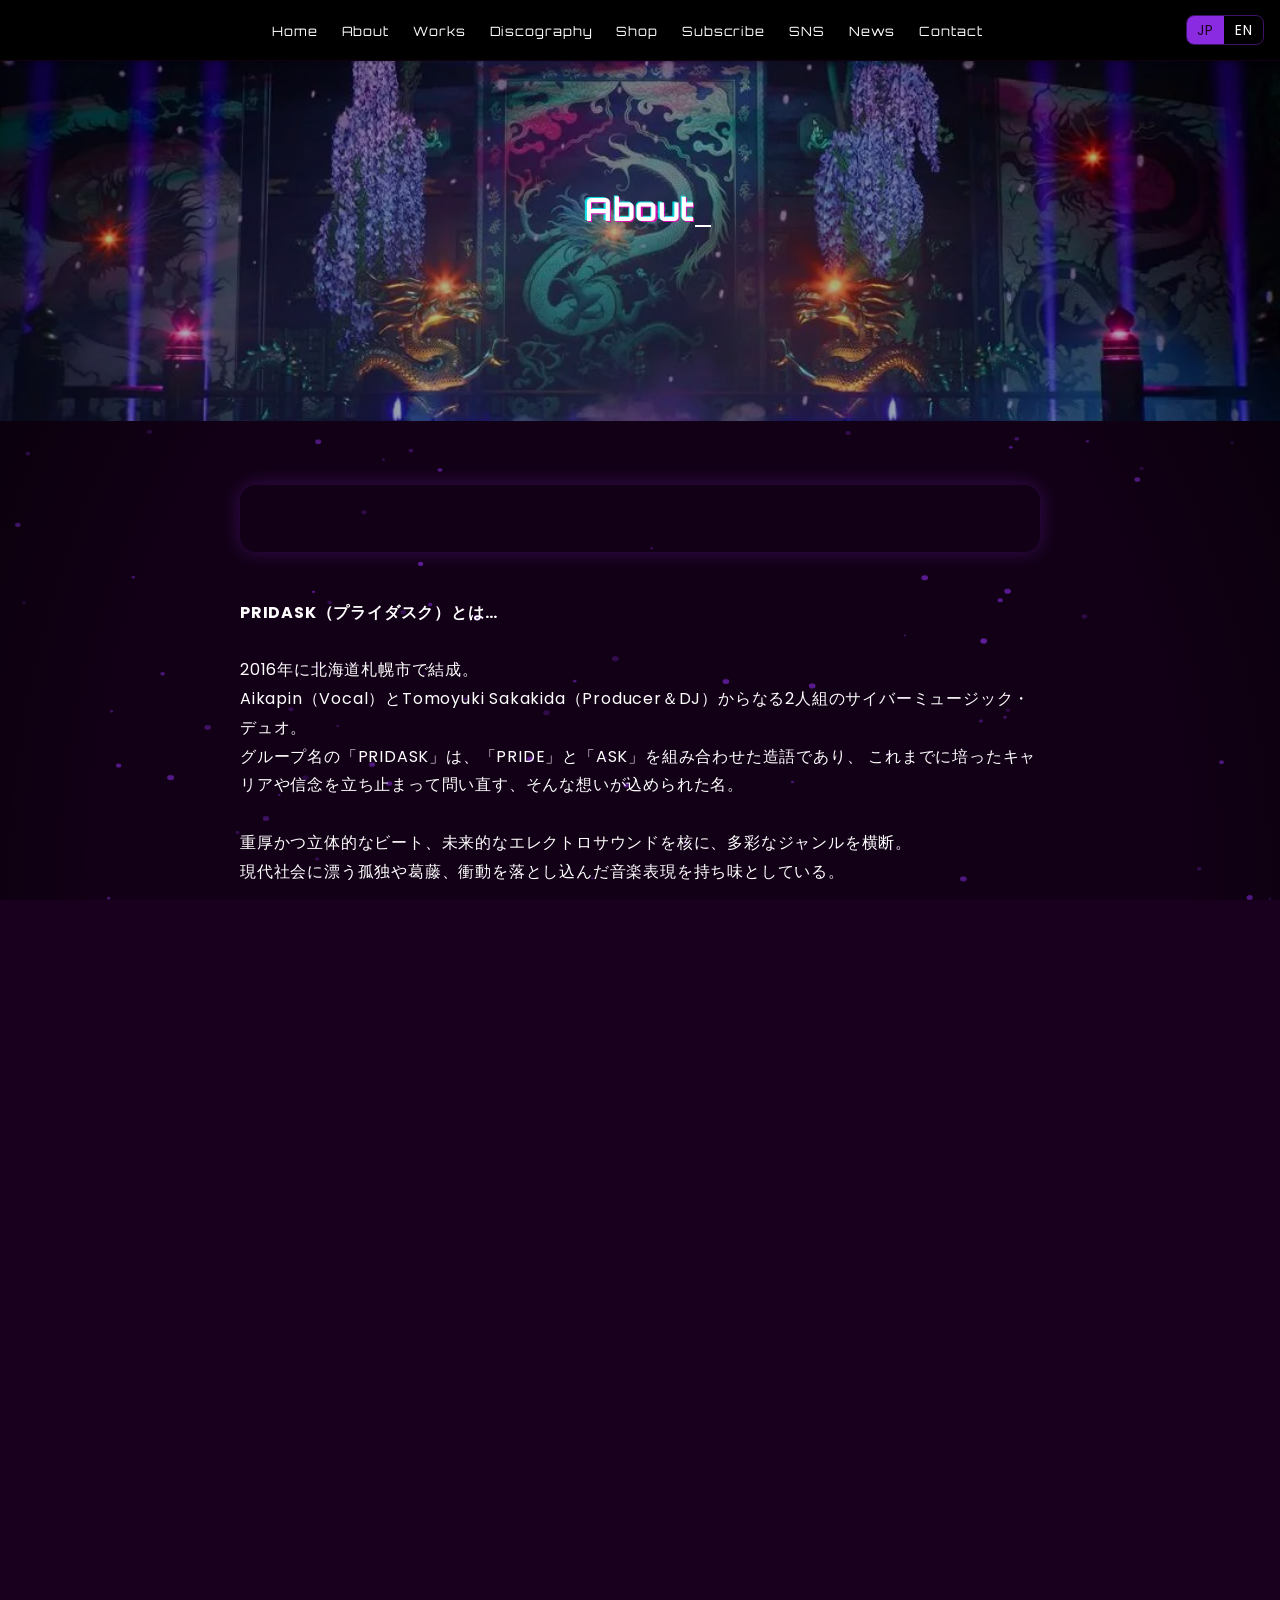
<file: about.html>
<!DOCTYPE html>
<html lang="ja">
<head>
  <!-- Basic -->
  <meta charset="utf-8">
  <meta http-equiv="X-UA-Compatible" content="IE=edge">
  <meta name="viewport" content="width=device-width, initial-scale=1.0">

  <!-- SEO -->
  <title>PRIDASK | About</title>  <!-- ★ 固有タイトル -->
  <meta name="description" content="PRIDASK（プライダスク）のプロフィールページ。札幌発インディペンデント型サイバーミュージック・デュオの結成背景、実績、メンバー紹介を詳しく掲載。" /> <!-- ★ 固有description -->
  <meta name="robots" content="index,follow">
  <link rel="canonical" href="https://pridask.com/about/">                 <!-- ★ about 固有URL -->

  <!-- Multilingual -->
  <link rel="alternate" hreflang="ja" href="https://pridask.com/about/">
  <link rel="alternate" hreflang="en" href="https://pridask.com/en/about/">
  <link rel="alternate" hreflang="x-default" href="https://pridask.com/about/">

  <!-- RSS（トップのニュースと共通）-->
  <link rel="alternate" type="application/rss+xml" href="https://pridask.tumblr.com/rss">

  <!-- Open Graph -->
  <meta property="og:type"        content="website">
  <meta property="og:site_name"   content="PRIDASK">
  <meta property="og:title"       content="PRIDASK | About">  <!-- ★ 固有OGタイトル -->
  <meta property="og:description" content="PRIDASK（プライダスク）の成り立ちと歩みを紹介。独自世界を創り続けるサイバーミュージック・デュオのプロフィールページ。" /> <!-- ★ 固有OG説明 -->
  <meta property="og:url"         content="https://pridask.com/about/">              <!-- ★ 固有URL -->
  <meta property="og:image"       content="https://pridask.com/assets/og-image.jpg"> <!-- ★ About 用 OGP 画像に差替え推奨 -->
  <meta property="og:image:width"  content="1200">
  <meta property="og:image:height" content="630">
  <meta property="og:image:alt"    content="PRIDASK About Page OGP Image">
  <meta property="og:locale"       content="ja_JP">
  <meta property="og:locale:alternate" content="en_US">

  <!-- X (Twitter) Card -->
  <meta name="twitter:card"        content="summary_large_image">
  <meta name="twitter:title"       content="PRIDASK | About"> <!-- ★ -->
  <meta name="twitter:description" content="PRIDASK（プライダスク）の成り立ちと歩みを紹介。独自世界を創り続けるサイバーミュージック・デュオのプロフィールページ。"> <!-- ★ -->
  <meta name="twitter:image"       content="https://pridask.com/assets/og-image.jpg"> <!-- ★ -->
  <meta name="twitter:image:alt"   content="PRIDASK About OGP Image">

  <!-- PWA / Theme -->
  <link rel="manifest" href="/site.webmanifest">
  <meta name="theme-color" content="#1b0b44">
  <meta name="apple-mobile-web-app-capable" content="yes">
  <meta name="apple-mobile-web-app-status-bar-style" content="black">

  <!-- Icons -->
  <link rel="icon" type="image/png" href="/assets/favicon.png">

  <!-- Privacy / Security -->
  <meta name="referrer" content="no-referrer-when-downgrade">
  <meta name="format-detection" content="telephone=no,email=no,address=no">

  <!-- Performance Hints -->
  <link rel="preconnect" href="https://fonts.googleapis.com">
  <link rel="preconnect" href="https://fonts.gstatic.com" crossorigin>
  <link rel="dns-prefetch" href="//fonts.googleapis.com">
 <link rel="preload" href="/css/main.css?v=1.0" as="style" onload="this.rel='stylesheet'">
  <noscript><link rel="stylesheet" href="/css/main.css?v=1.0"></noscript>

  <!-- Stylesheets -->
  <link rel="stylesheet" href="css/main.css?v=6.0">

  <!-- Stylesheets -->
  <link rel="stylesheet" href="css/main.css">

  <!-- Icon Font (Font Awesome for streaming icons) -->
  <link rel="stylesheet"
        href="https://cdnjs.cloudflare.com/ajax/libs/font-awesome/6.2.1/css/all.min.css"
        integrity="sha512-..."
        crossorigin="anonymous"
        referrerpolicy="no-referrer" />

  <!-- Web Fonts -->
  <link href="https://fonts.googleapis.com/css2?family=Orbitron:wght@400;700&display=swap" rel="stylesheet">
  <link href="https://fonts.googleapis.com/css2?family=Poppins:wght@400;700&display=swap" rel="stylesheet">

  <script type="application/ld+json">
  {
    "@context": "https://schema.org",
    "@type": "AboutPage",
    "name": "PRIDASK - About",
    "url": "https://pridask.com/about.html",
    "description": "サイバーミュージック・デュオ PRIDASK のプロフィールページ。",
    "mainEntity": {
      "@type": "MusicGroup",
      "name": "PRIDASK",
      "url": "https://pridask.com/"
    }
  }
  </script>
</head>

<body>
  <div class="snap-container">
<header>
  <nav class="navbar">
    <a href="index.html" class="logo">
      <img src="assets/logo.svg" alt="PRIDASK">
    </a>
    <input type="checkbox" id="nav-toggle" class="nav-toggle">
    <label for="nav-toggle" class="nav-toggle-label"><span></span></label>
    <ul class="nav-menu">
      <li><a href="index.html">Home</a></li>
      <li><a href="about.html">About</a></li>
      <li><a href="works.html">Works</a></li>
		<li><a href="https://pridask.bandcamp.com/" target="_blank">Discography</a></li>	
      <li><a href="https://pridask.booth.pm/" target="_blank">Shop</a></li>
	   <li><a href="https://pridask.fanbox.cc/" target="_blank">Subscribe</a></li>
	  <li><a href="index.html#social">SNS</a></li>
	  <li><a href="https://sunny-cave-417.notion.site/35fca6b1bc7d80e2bf0ac3ffd02a7349?v=35fca6b1bc7d80479f03000cf6437bbd&pvs=143" target="_blank">News</a></li>
      <li><a href="index.html#contact">Contact</a></li>
    </ul>
    <div class="lang-switch segmented">
      <a href="index.html" class="active">JP</a>
      <a href="en/index.html">EN</a>
    </div>
  </nav>
</header>

      <!-- Hero Section with animation and filter -->
	   <main id="aboutMain">
		    <canvas id="gallery-particles"></canvas>
    <section class="about-hero">
        <h2 class="section-title">About</h2>
    </section>

  
      <section class="sub-about">
        <div class="container grid-two">
          <div class="text-block">
            <p>
               <b>PRIDASK（プライダスク）とは…<br><br></b>
				2016年に北海道札幌市で結成。<br>
				Aikapin（Vocal）とTomoyuki Sakakida（Producer＆DJ）からなる2人組のサイバーミュージック・デュオ。<br>
				グループ名の「PRIDASK」は、「PRIDE」と「ASK」を組み合わせた造語であり、
				これまでに培ったキャリアや信念を立ち止まって問い直す、そんな想いが込められた名。<br><br>

重厚かつ立体的なビート、未来的なエレクトロサウンドを核に、多彩なジャンルを横断。<br>
現代社会に漂う孤独や葛藤、衝動を落とし込んだ音楽表現を持ち味としている。<br><br>

自身のリリースに加え、商業コンテンツへの楽曲・映像提供など、活動はボーダーレスである。<br>
さらに、特定のレーベルや事務所に属さない完全インディペンデント体制を貫き、楽曲制作、アートワーク、映像、3DCG、バーチャルライブ演出、ゲームコンテンツ制作に至るまで、あらゆるクリエイティブをメンバー自身の手で構築している。<br><br>

音楽だけに留まらず、その表現領域は常に挑戦と拡張を続けていく。
            </p>
            <a href="works.html" class="btn-outline">活動歴はこちら</a>
          </div>
          <div class="image-block">
            <img src="assets/about-visual.webp" alt="PRIDASK Visual">
          </div>
        </div>
      </section>

      <!-- Team Section -->
      <section class="about-team">
        <div class="container grid-two responsive">
          <div class="profile-card" data-role="aikapin">
            <img src="assets/aikapin.webp" alt="Aikapin">
            <h3>Aikapin <span>(Vocal)</span></h3>
            <p>
              歌唱、作詞、作曲、動画編集、アートワーク、<br>
				3DCG映像やゲーム制作では背景やキャラクターデザインなどを担当。<br>
              ソロ名義でも楽曲リリースや音楽ゲーム、ライブ出演を精力的に行う。
            </p>
            <ul class="social-links">
              <li><a href="https://x.com/aikapin"><i class="fab fa-twitter"></i></a></li>
              <li><a href="https://instagram.com/aikapin1101"><i class="fab fa-instagram"></i></a></li>
            </ul>
          </div>
          <div class="profile-card" data-role="sakakida">
            <img src="assets/sakakida.webp" alt="Tomoyuki Sakakida">
            <h3>Tomoyuki Sakakida <span>(Producer/DJ)</span></h3>
            <p>
              トラックメイク、オーディオエンジニアリング、DJ、<br>
				3DCG映像やゲーム制作ではプログラミングや演出、撮影を主に担当。<br>
              外部アーティストへの楽曲提供やDJ出演も行う。
            </p>
            <ul class="social-links">
              <li><a href="https://x.com/tmykskkd"><i class="fab fa-twitter"></i></a></li>
              <li><a href="https://www.instagram.com/tmykskkd/"><i class="fab fa-instagram"></i></a></li>
				 <li><a href="https://www.facebook.com/tomoyukisakakida"><i class="fab fa-facebook icon-facebook"></i></a></li>
				<li><a href="https://www.youtube.com/channel/UCFX2R6MsPbD0-SVE8jaRQyg"><i class="fab fa-youtube"></i></a></li>
              <li><a href="https://www.tomoyukisakakida.com/"><i class="fas fa-home icon-home"></i></a></li>
            </ul>
          </div>
        </div>
      </section>
    </main>

    <!-- Footer -->
   <footer class="site-footer">
  <div class="footer-inner">
    <!-- フッター上部：サイトマップやコピーライト -->
    <div class="footer-links">
	   <a href="index.html">Home</a>	
	  <a href="about.html">About</a>
      <a href="works.html">Works</a>
	  <a href="https://pridask.bandcamp.com/" target="_blank">Discography</a>
      <a href="https://pridask.booth.pm/" target="_blank">Shop</a>
	  <a href="https://pridask.fanbox.cc/" target="_blank">Subscribe</a>
       <a href="https://www.tumblr.com/pridask" target="_blank">News</a>
      <a href="index.html#contact">Contact</a>
    </div>

    <!-- フッター下部：SNSリンク -->
    <div class="footer-social">
      <a href="https://x.com/aikapin" aria-label="Twitter" target="_blank"><i class="fab fa-twitter"></i></a>
      <a href="https://www.instagram.com/tmykskkd/" aria-label="Instagram" target="_blank"><i class="fab fa-instagram"></i></a>
      <a href="https://www.youtube.com/@PRIDASK" aria-label="YouTube" target="_blank"><i class="fab fa-youtube"></i></a>
      <a href="https://www.facebook.com/pridaskofficial/" aria-label="Facebook" target="_blank"><i class="fab fa-facebook-f"></i></a>
    </div>

    <!-- コピーライト -->
    <small class="footer-copy">© PRIDASK 2016–2025. All Rights Reserved.</small>
  </div>
</footer>
  </div>
	
<style>
    /* snap-container のスナップ動作を完全にオフに */
    .snap-container {
      overflow-y: auto !important;          /* スクロールはそのまま */
      scroll-snap-type: none !important;    /* snap を無効化 */
      scroll-behavior: auto !important;     /* 自動スムーズスクロールもオフ */
    }
    /* section 側の snap-align もリセット */
    .snap-container section {
      scroll-snap-align: none !important;
    }
  </style>	
 
	<!-- Particle Animation Script -->
<script>
document.addEventListener('DOMContentLoaded', () => {
  const canvas = document.getElementById('gallery-particles');
  const ctx    = canvas.getContext('2d');
  let particles = [];
  // ■ 粒子の数を増やす
  const numParticles = 200;

  function resize() {
    canvas.width  = canvas.clientWidth;
    canvas.height = canvas.clientHeight;
  }
  window.addEventListener('resize', resize);
  resize();

  // ■ 粒子の大きさを大きく、αを少し調整
  for (let i = 0; i < numParticles; i++) {
    particles.push({
      x:      Math.random() * canvas.width,
      y:      Math.random() * canvas.height,
      size:   Math.random() * 2.5 + 1,    // 2px～6px に拡大
      speedY: Math.random() * 1.5 + 0.5,  // 落下速度を少し速め
      alpha:  Math.random() * 0.7 + 0.3 // 透明度を0.3～1.0に拡大
    });
  }

  function animate() {
    ctx.clearRect(0, 0, canvas.width, canvas.height);
    particles.forEach(p => {
      ctx.globalAlpha = p.alpha;
      ctx.fillStyle   = '#8a2be2';
      ctx.beginPath();
      ctx.arc(p.x, p.y, p.size, 0, Math.PI * 2);
      ctx.fill();
      p.y -= p.speedY;
      if (p.y + p.size < 0) {
        p.y = canvas.height + p.size;
        p.x = Math.random() * canvas.width;
      }
    });
    requestAnimationFrame(animate);
  }

  animate();
});
</script>

</body>
</html>
</file>
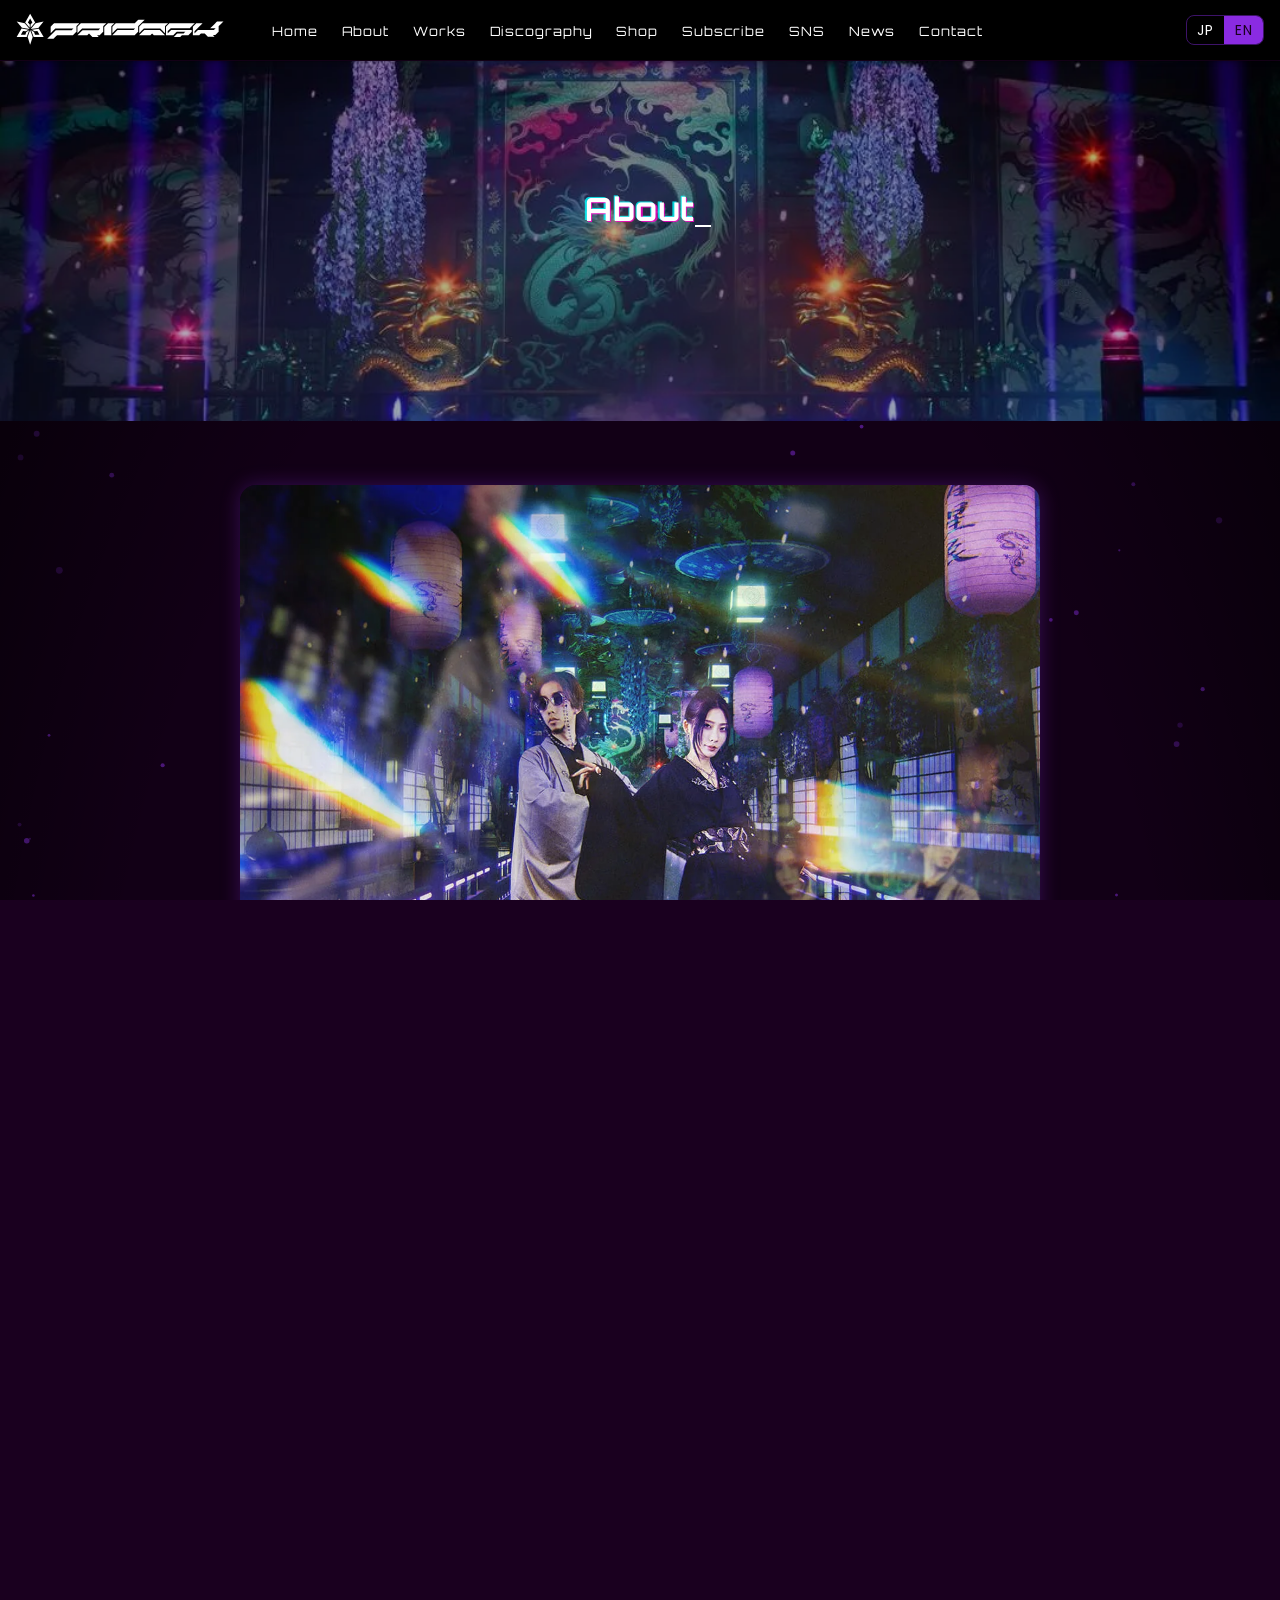
<file: en/about.html>
<!DOCTYPE html>
<html lang="en">
<head>
  <!-- Basic -->
  <meta charset="utf-8">
  <meta http-equiv="X-UA-Compatible" content="IE=edge">
  <meta name="viewport" content="width=device-width, initial-scale=1.0">

  <!-- SEO -->
  <title>PRIDASK | About</title> 
  <meta name="description" content="PRIDASK's profile page. Learn more about the origins, achievements, and members of this independent cyber music duo from japan." />
  <meta name="robots" content="index,follow">
  <link rel="canonical" href="https://pridask.com/en/about/">

  <!-- Multilingual -->
  <link rel="alternate" hreflang="ja" href="https://pridask.com/about/">
  <link rel="alternate" hreflang="en" href="https://pridask.com/en/about/">
  <link rel="alternate" hreflang="x-default" href="https://pridask.com/en/about/">

  <!-- RSS (shared with top-page news) -->
  <link rel="alternate" type="application/rss+xml" href="https://pridask.tumblr.com/rss">

  <!-- Open Graph -->
  <meta property="og:type"        content="website">
  <meta property="og:site_name"   content="PRIDASK">
  <meta property="og:title"       content="PRIDASK | About"> <!-- ★ OG title -->
  <meta property="og:description" content="PRIDASK's profile page. Learn more about the origins, achievements, and members of this independent cyber music duo from japan." /> <!-- ★ OG description -->
  <meta property="og:url"         content="https://pridask.com/en/about/"><!-- ★ page-specific URL -->
  <meta property="og:image"       content="https://pridask.com/assets/og-image.jpg"><!-- recommended to swap for About OGP -->
  <meta property="og:image:width"  content="1200">
  <meta property="og:image:height" content="630">
  <meta property="og:image:alt"    content="PRIDASK About Page OGP Image">
  <meta property="og:locale"       content="en_US">
  <meta property="og:locale:alternate" content="ja_JP">

  <!-- X (Twitter) Card -->
  <meta name="twitter:card"        content="summary_large_image">
  <meta name="twitter:title"       content="PRIDASK | About">
  <meta name="twitter:description" content="PRIDASK's profile page. Learn more about the origins, achievements, and members of this independent cyber music duo from japan.">
  <meta name="twitter:image"       content="https://pridask.com/assets/og-image.jpg">
  <meta name="twitter:image:alt"   content="PRIDASK About OGP Image">

  <!-- PWA / Theme -->
  <meta name="theme-color" content="#1b0b44">
  <meta name="apple-mobile-web-app-capable" content="yes">
  <meta name="apple-mobile-web-app-status-bar-style" content="black">

  <!-- Icons -->
  <link rel="icon" type="image/png" href="../assets/favicon.png">
  <!-- optional: Apple Touch / Pinned Tab / Tile icons -->

  <!-- Privacy / Security -->
  <meta name="referrer" content="no-referrer-when-downgrade">
  <meta name="format-detection" content="telephone=no,email=no,address=no">

  <!-- Performance Hints -->
  <link rel="preconnect" href="https://fonts.googleapis.com">
  <link rel="preconnect" href="https://fonts.gstatic.com" crossorigin>
  <link rel="dns-prefetch" href="//fonts.googleapis.com">
  <link rel="preload" href="../css/main.css?v=1.0" as="style" onload="this.rel='stylesheet'">
  <noscript><link rel="stylesheet" href="../css/main.css?v=1.0"></noscript>

  <!-- Stylesheets -->
  <link rel="stylesheet" href="../css/main.css?v=5.0">
	
  <!-- Icon Font (Font Awesome for streaming icons) -->
  <link
    rel="stylesheet"
    href="https://cdnjs.cloudflare.com/ajax/libs/font-awesome/6.2.1/css/all.min.css"
    crossorigin="anonymous"
    referrerpolicy="no-referrer" />

  <!-- Web Fonts -->
  <link href="https://fonts.googleapis.com/css2?family=Orbitron:wght@400;700&display=swap" rel="stylesheet">
  <link href="https://fonts.googleapis.com/css2?family=Poppins:wght@400;700&display=swap" rel="stylesheet">
</head>
	
	
<body>
  <div class="snap-container">
<header>
  <nav class="navbar">
    <a href="index.html" class="logo">
      <img src="/assets/logo.svg" alt="PRIDASK">
    </a>
    <input type="checkbox" id="nav-toggle" class="nav-toggle">
    <label for="nav-toggle" class="nav-toggle-label"><span></span></label>
    <ul class="nav-menu">
      <li><a href="index.html">Home</a></li>
      <li><a href="about.html">About</a></li>
      <li><a href="works.html">Works</a></li>
		<li><a href="https://pridask.bandcamp.com/" target="_blank">Discography</a></li>	
      <li><a href="https://pridask.booth.pm/" target="_blank">Shop</a></li>
	   <li><a href="https://pridask.fanbox.cc/" target="_blank">Subscribe</a></li>
	  <li><a href="index.html#social">SNS</a></li>
	  <li><a href="https://sunny-cave-417.notion.site/35fca6b1bc7d80e2bf0ac3ffd02a7349?v=35fca6b1bc7d80479f03000cf6437bbd&pvs=143" target="_blank">News</a></li>
      <li><a href="index.html#contact">Contact</a></li>
    </ul>
    <div class="lang-switch segmented">
      <a href="/index.html">JP</a>
      <a href="index.html" class="active">EN</a>
    </div>
  </nav>
</header>
      <!-- Hero Section with animation and filter -->
	   <main id="aboutMain">
		    <canvas id="gallery-particles"></canvas>
    <section class="about-hero">
        <h2 class="section-title">About</h2>
    </section>

  
      <section class="sub-about">
        <div class="container grid-two">
          <div class="text-block">
            <p>
               <b>Who&nbsp;is&nbsp;PRIDASK?<br><br></b>
				Formed in 2016 in Sapporo, Hokkaido, Japan,<br>
PRIDASK is a cyber-music duo consisting of Aikapin (Vocal) and Tomoyuki Sakakida (Producer and DJ).<br>
Their group name PRIDASK is a coined term combining the words “PRIDE” and “ASK” reflecting their desire to pause and reexamine their accumulated careers and beliefs.<br>
<br>
With heavy, multidimensional beats and futuristic, cyber-inspired electronic sounds as their foundation, the PRIDASK traverses diverse musical genres.<br>
They work across boundaries, contributing music to rhythm games and producing for other artists.<br><br>
Completely independent and unaffiliated with any specific label or agency, they manage every aspect of their production themselves—from music creation to artwork and music videos.<br>
Their expressive domain continues to expand through 3DCG visuals, virtual live performances, and Fortnite map creation.<br><br>
From the crossroads of technology and emotion,<br>
they shape loneliness and hope into music—
through innovative sound and visual expression born of a singular vision.
            </p>
             <a href="works.html" class="btn-outline">View&nbsp;Activity&nbsp;History</a>
          </div>
          <div class="image-block">
            <img src="../assets/about-visual.webp" alt="PRIDASK Visual">
          </div>
        </div>
      </section>

      <!-- Team Section -->
      <section class="about-team">
        <div class="container grid-two responsive">
          <div class="profile-card" data-role="aikapin">
            <img src="../assets/aikapin.webp" alt="Aikapin">
            <h3>Aikapin <span>(Vocal)</span></h3>
              <p>
                Handles vocals, lyrics, composition, video editing, and artwork.<br>
                In 3DCG videos and game production, she focuses on background and character design.<br>
                Active as a solo artist—releasing songs, contributing to rhythm games, and performing live.
              </p>
            <ul class="social-links">
              <li><a href="https://x.com/aikapin"><i class="fab fa-twitter"></i></a></li>
              <li><a href="https://instagram.com/aikapin1101"><i class="fab fa-instagram"></i></a></li>
            </ul>
          </div>
          <div class="profile-card" data-role="sakakida">
            <img src="../assets/sakakida.webp" alt="Tomoyuki Sakakida">
            <h3>Tomoyuki&nbsp;Sakakida <span>(Producer&nbsp;/&nbsp;DJ)</span></h3>
              <p>
                Responsible for track-making, audio engineering, and DJ performance.<br>
                In 3DCG videos and game production, he handles programming, direction, and cinematography.<br>
                Also writes music for other artists and performs worldwide as a DJ.
              </p>
            <ul class="social-links">
              <li><a href="https://x.com/tmykskkd"><i class="fab fa-twitter"></i></a></li>
              <li><a href="https://www.instagram.com/tmykskkd/"><i class="fab fa-instagram"></i></a></li>
				 <li><a href="https://www.facebook.com/tomoyukisakakida"><i class="fab fa-facebook icon-facebook"></i></a></li>
				<li><a href="https://www.youtube.com/channel/UCFX2R6MsPbD0-SVE8jaRQyg"><i class="fab fa-youtube"></i></a></li>
              <li><a href="https://www.tomoyukisakakida.com/"><i class="fas fa-home icon-home"></i></a></li>
            </ul>
          </div>
        </div>
      </section>
    </main>

    <!-- Footer -->
   <footer class="site-footer">
  <div class="footer-inner">
    <!-- フッター上部：サイトマップやコピーライト -->
    <div class="footer-links">
	   <a href="index.html">Home</a>	
	  <a href="about.html">About</a>
      <a href="works.html">Works</a>
	  <a href="https://pridask.bandcamp.com/" target="_blank">Discography</a>
      <a href="https://pridask.booth.pm/" target="_blank">Shop</a>
	  <a href="https://pridask.fanbox.cc/" target="_blank">Subscribe</a>
       <a href="https://www.tumblr.com/pridask" target="_blank">News</a>
      <a href="index.html#contact">Contact</a>
    </div>

    <!-- フッター下部：SNSリンク -->
    <div class="footer-social">
      <a href="https://x.com/aikapin" aria-label="Twitter" target="_blank"><i class="fab fa-twitter"></i></a>
      <a href="https://www.instagram.com/tmykskkd/" aria-label="Instagram" target="_blank"><i class="fab fa-instagram"></i></a>
      <a href="https://www.youtube.com/@PRIDASK" aria-label="YouTube" target="_blank"><i class="fab fa-youtube"></i></a>
      <a href="https://www.facebook.com/pridaskofficial/" aria-label="Facebook" target="_blank"><i class="fab fa-facebook-f"></i></a>
    </div>

    <!-- コピーライト -->
    <small class="footer-copy">© PRIDASK 2016–2025. All Rights Reserved.</small>
  </div>
</footer>
	
<style>
    /* snap-container のスナップ動作を完全にオフに */
    .snap-container {
      overflow-y: auto !important;          /* スクロールはそのまま */
      scroll-snap-type: none !important;    /* snap を無効化 */
      scroll-behavior: auto !important;     /* 自動スムーズスクロールもオフ */
    }
    /* section 側の snap-align もリセット */
    .snap-container section {
      scroll-snap-align: none !important;
    }
  </style>	
 
	<!-- Particle Animation Script -->
<script>
document.addEventListener('DOMContentLoaded', () => {
  const canvas = document.getElementById('gallery-particles');
  const ctx    = canvas.getContext('2d');
  let particles = [];
  // ■ 粒子の数を増やす
  const numParticles = 200;

  function resize() {
    canvas.width  = canvas.clientWidth;
    canvas.height = canvas.clientHeight;
  }
  window.addEventListener('resize', resize);
  resize();

  // ■ 粒子の大きさを大きく、αを少し調整
  for (let i = 0; i < numParticles; i++) {
    particles.push({
      x:      Math.random() * canvas.width,
      y:      Math.random() * canvas.height,
      size:   Math.random() * 2.5 + 1,    // 2px～6px に拡大
      speedY: Math.random() * 1.8 + 0.8,
      alpha:  Math.random() * 0.7 + 0.3 // 透明度を0.3～1.0に拡大
    });
  }

  function animate() {
    ctx.clearRect(0, 0, canvas.width, canvas.height);
    particles.forEach(p => {
      ctx.globalAlpha = p.alpha;
      ctx.fillStyle   = '#8a2be2';
      ctx.beginPath();
      ctx.arc(p.x, p.y, p.size, 0, Math.PI * 2);
      ctx.fill();
      p.y -= p.speedY;
      if (p.y + p.size < 0) {
        p.y = canvas.height + p.size;
        p.x = Math.random() * canvas.width;
      }
    });
    requestAnimationFrame(animate);
  }

  animate();
});
</script>
</div>
</body>
</html>
</file>
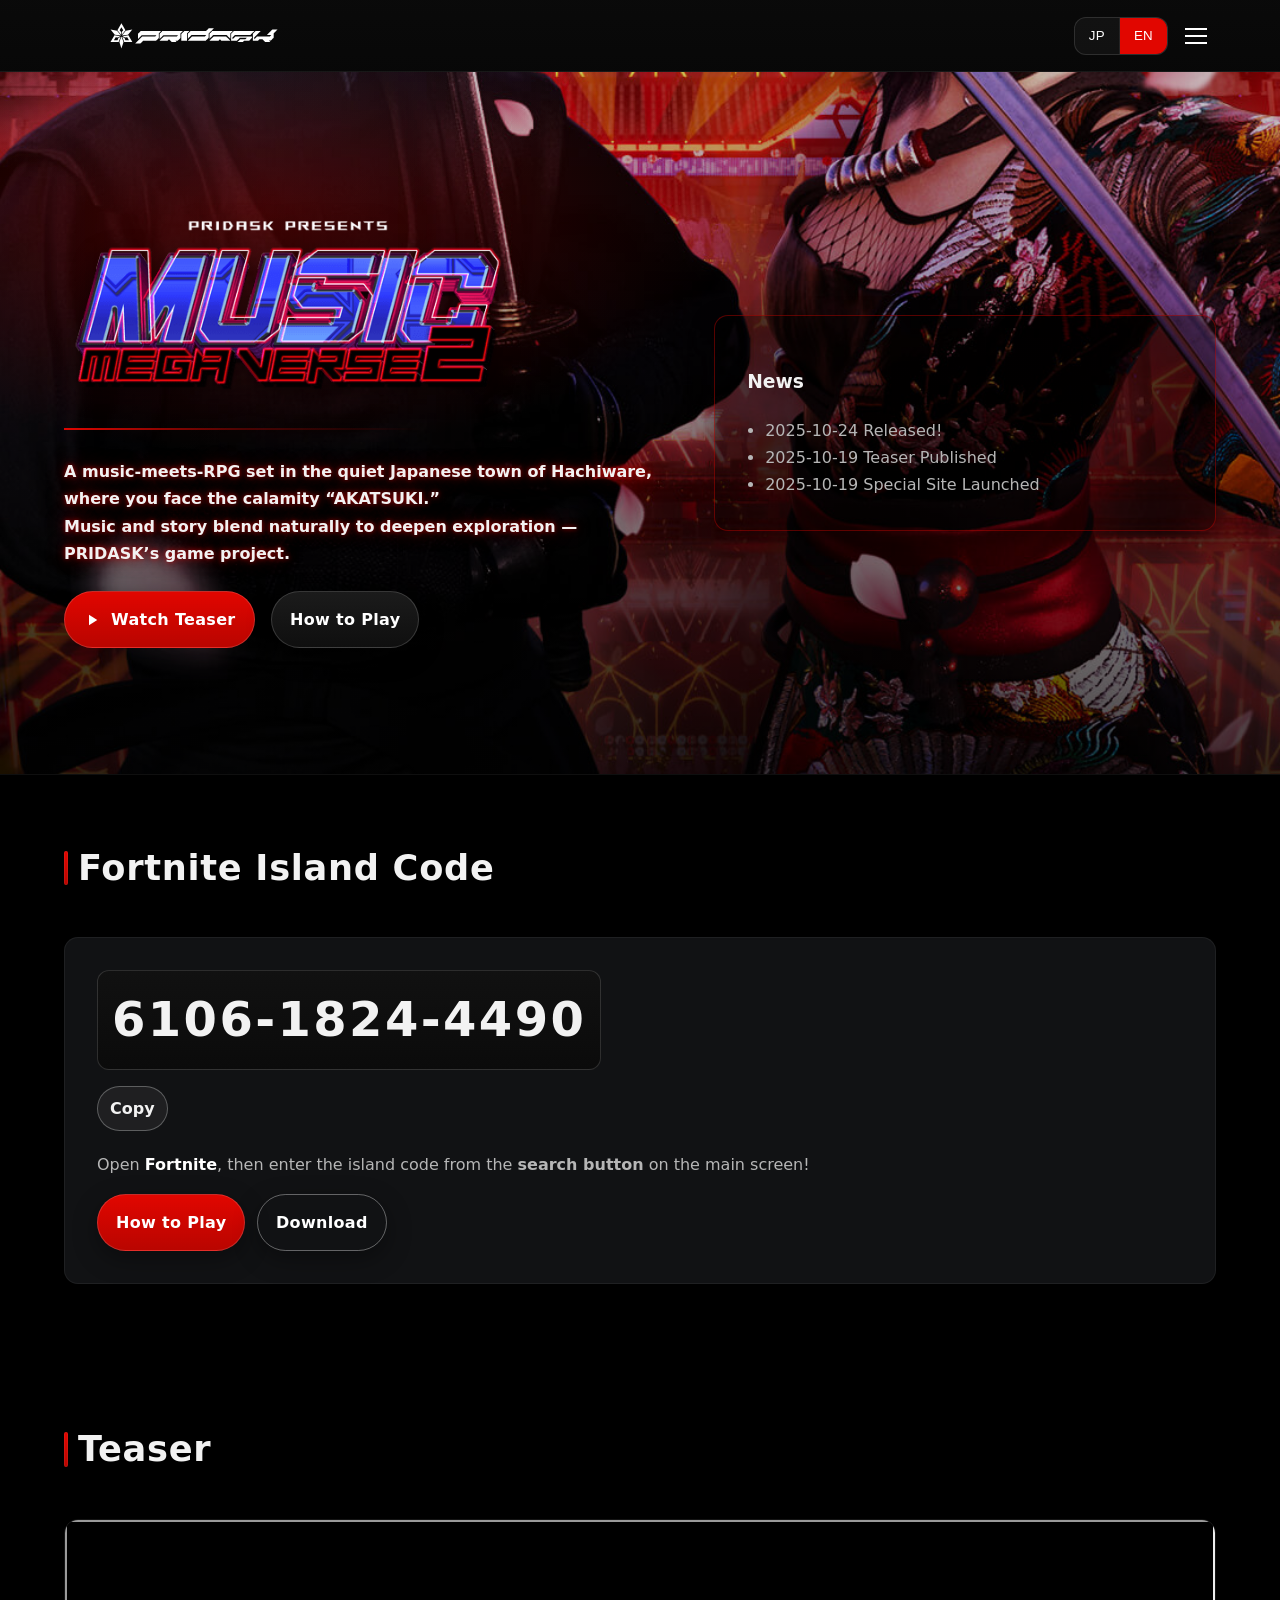
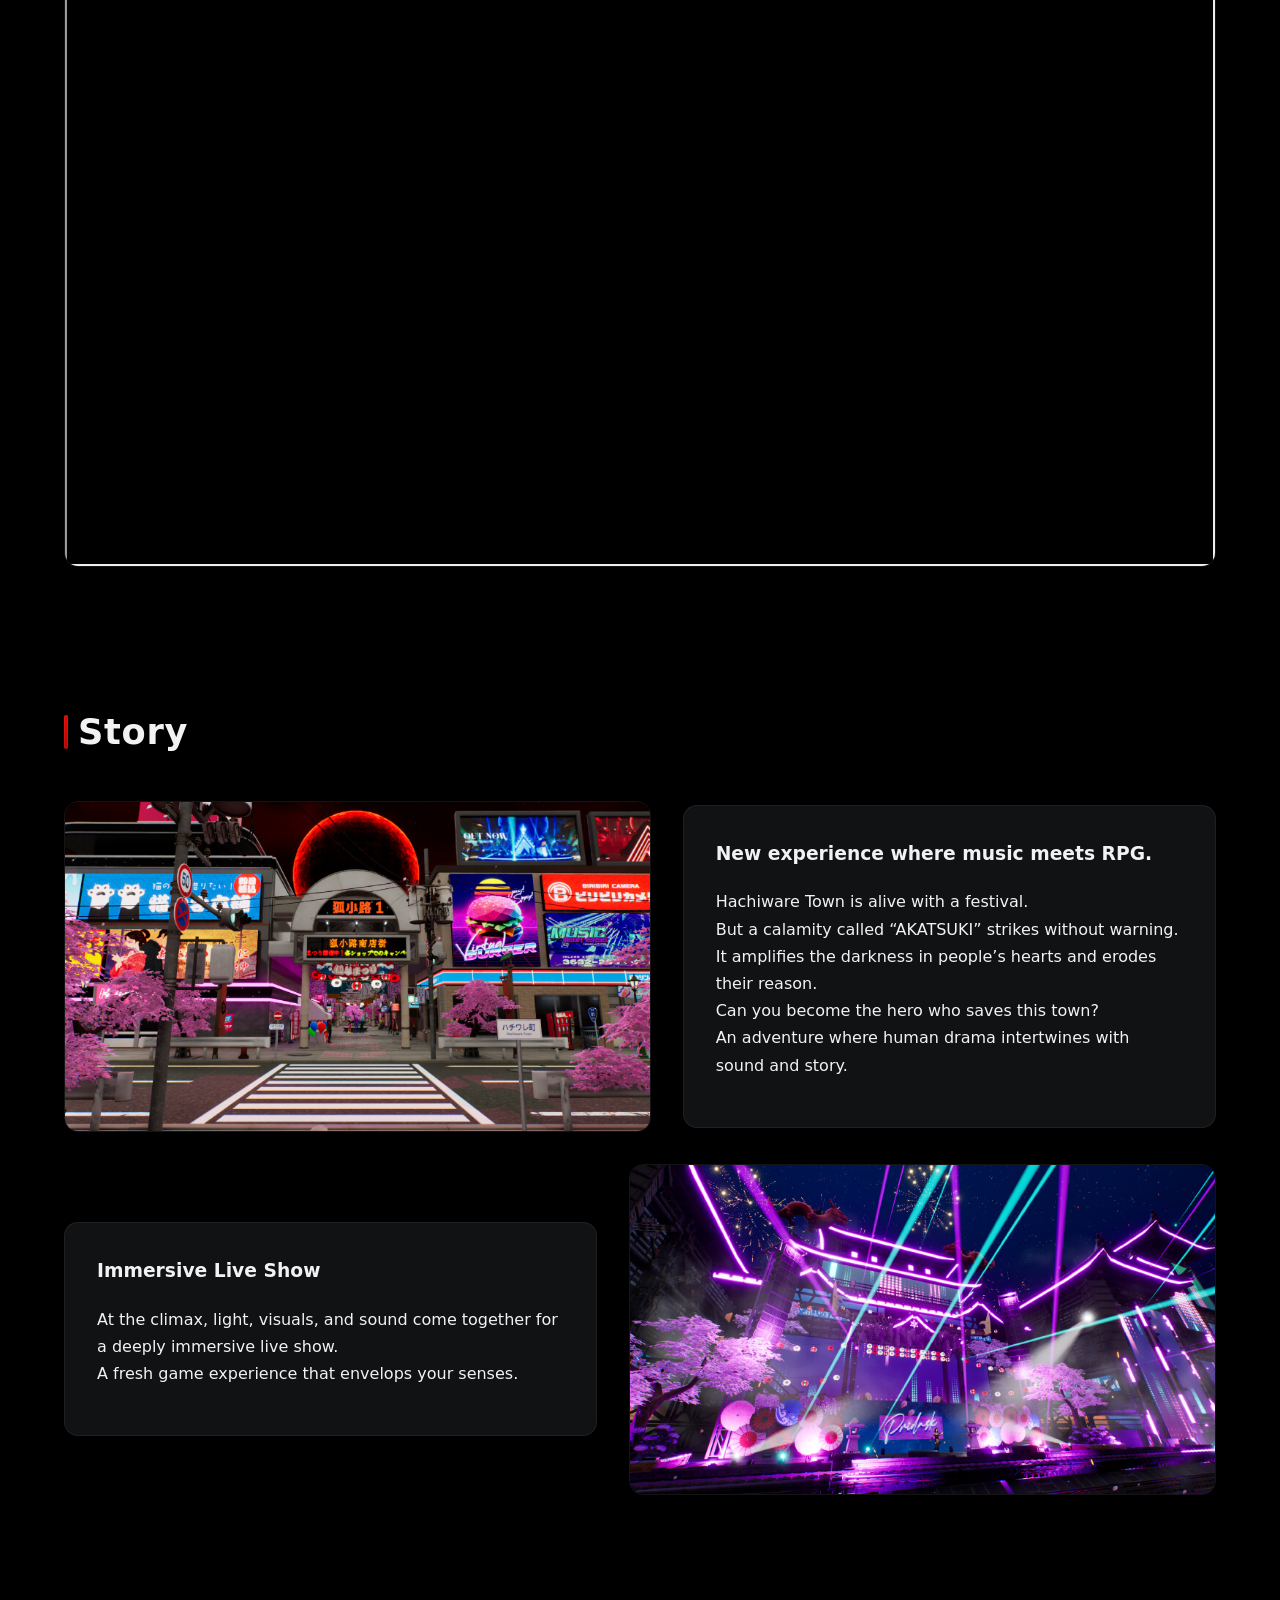
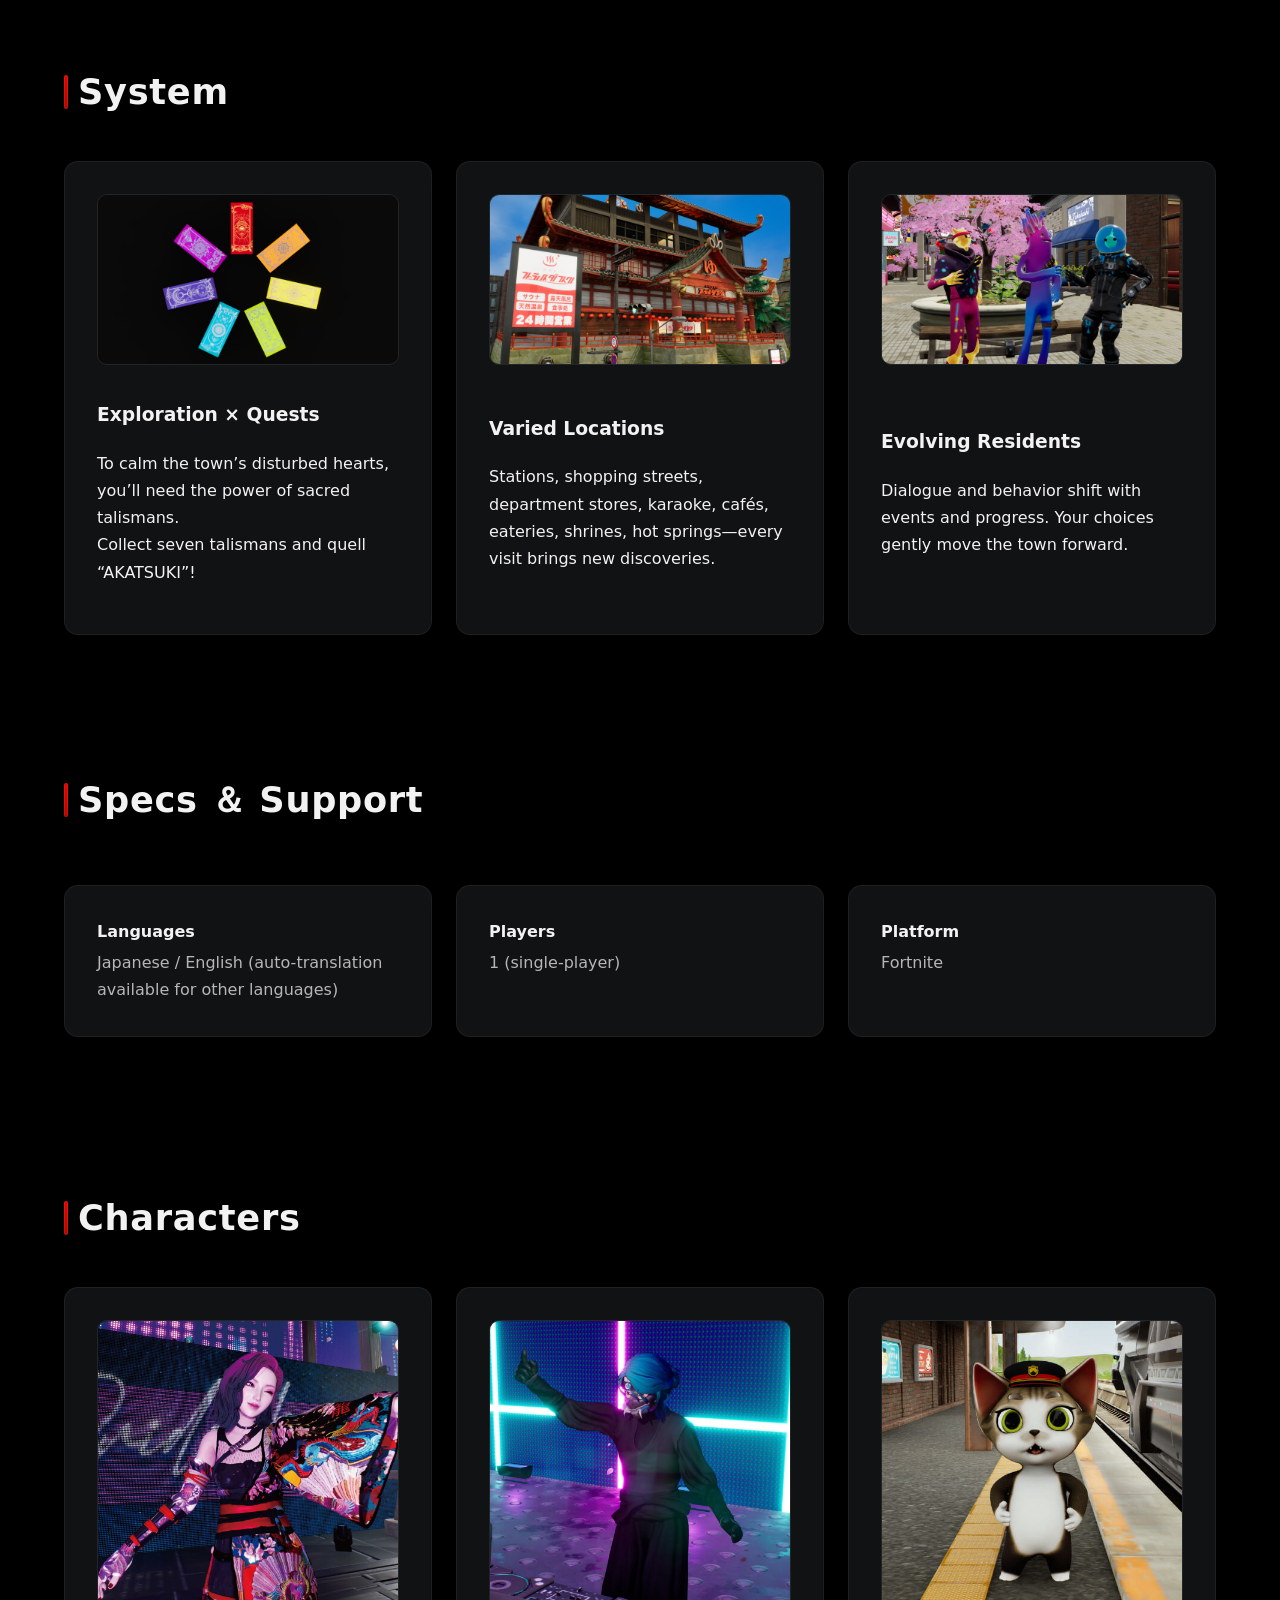
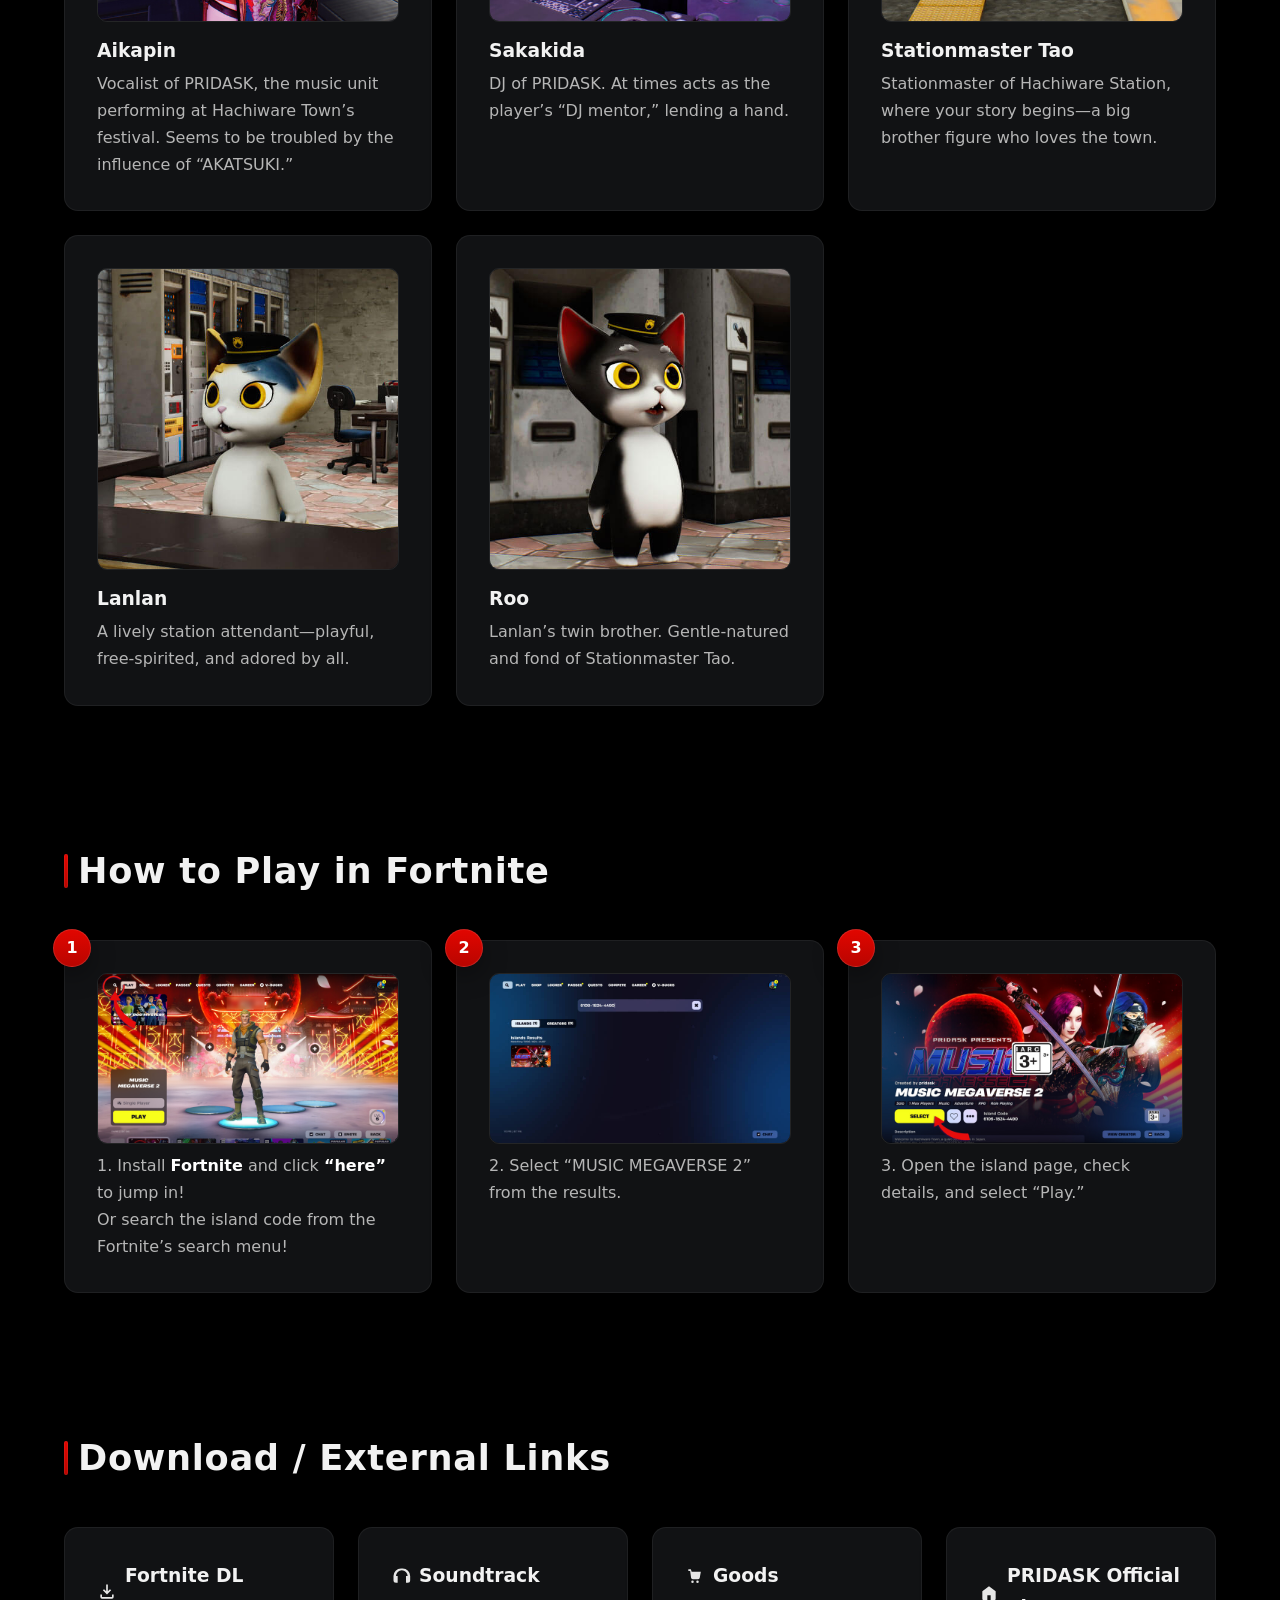
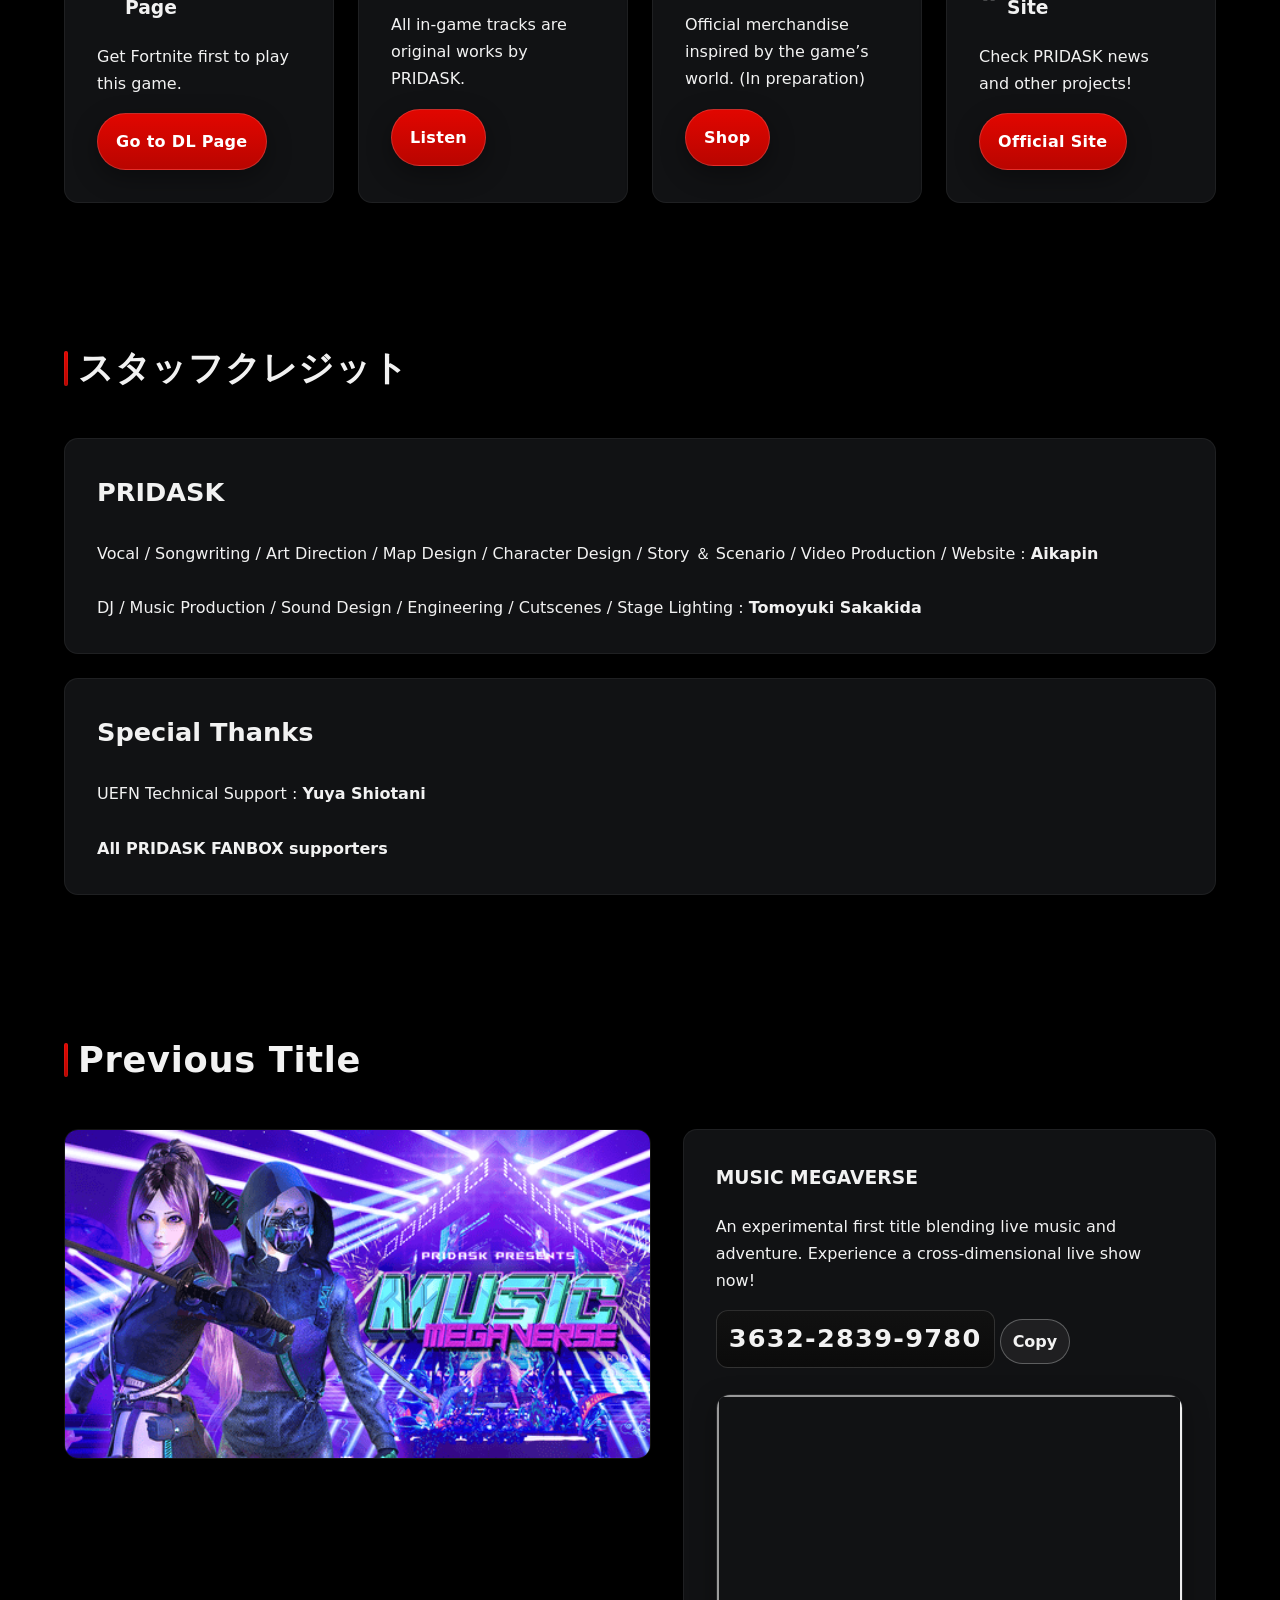
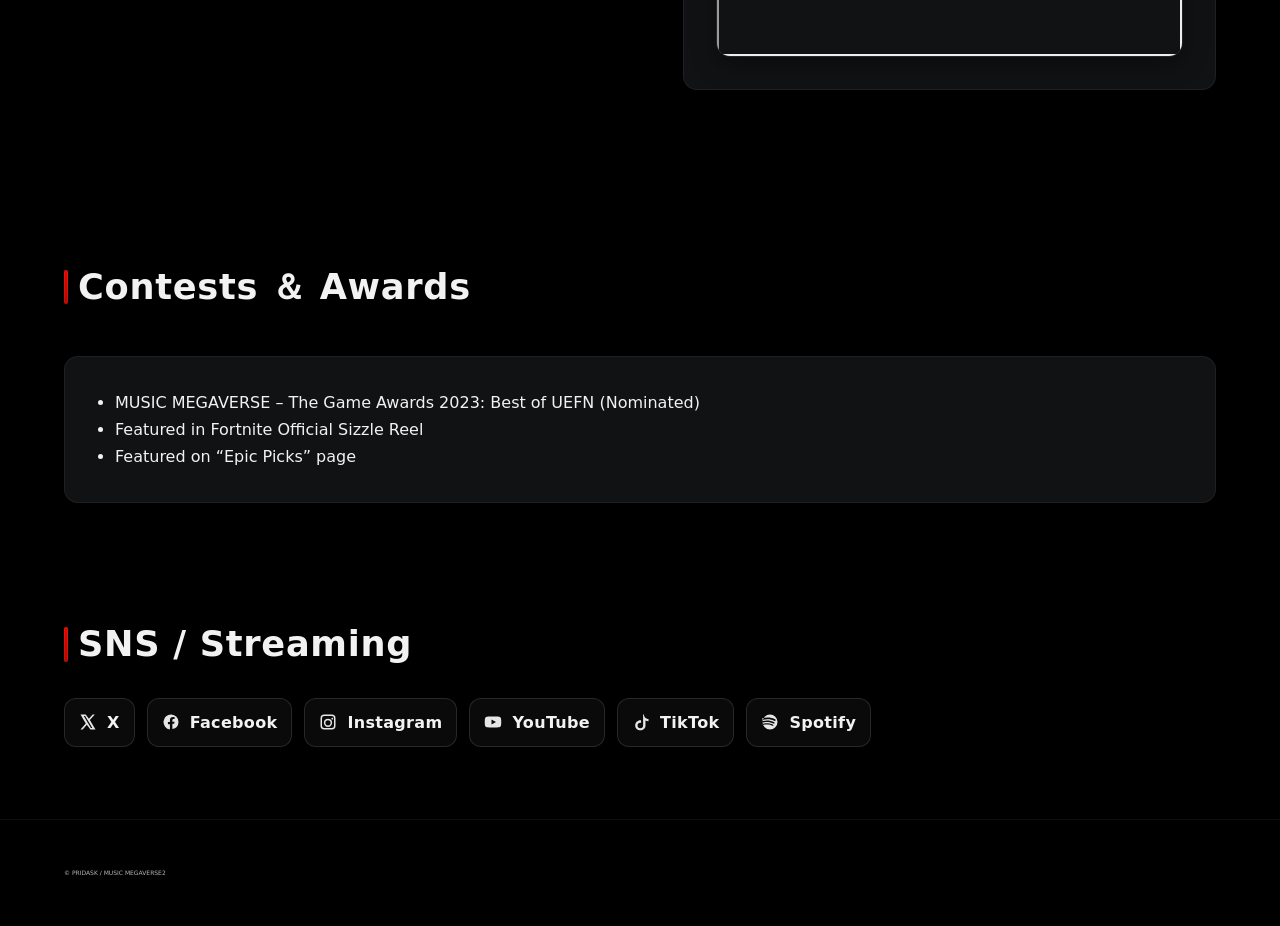
<file: mmv2/index-en.html>
<!DOCTYPE html>
<html lang="en">
<head>
  <meta charset="utf-8">
  <title>MUSIC MEGAVERSE 2 | Special Site (EN)</title>
  <meta name="viewport" content="width=device-width, initial-scale=1">

  <!-- Basic -->
  <meta name="description" content="Official special site for MUSIC MEGAVERSE 2. Story, system, specs, characters, teaser, island code & how to play, download links, staff, previous title, and awards.">
  <meta name="robots" content="index,follow">
  <link rel="canonical" href="https://pridask.com/mmv2/index-en.html">

  <!-- Multilingual -->
  <link rel="alternate" hreflang="ja" href="https://pridask.com/mmv2/index.html">
  <link rel="alternate" hreflang="en" href="https://pridask.com/mmv2/index-en.html">
  <link rel="alternate" hreflang="x-default" href="https://pridask.com/mmv2/index-en.html">
	
  <!-- Icons -->
  <link rel="icon" type="image/png" href="./assets/favicon.png">
	
  <!-- OGP -->
  <meta property="og:type" content="website">
  <meta property="og:site_name" content="MUSIC MEGAVERSE 2">
  <meta property="og:title" content="MUSIC MEGAVERSE 2 | Special Site">
  <meta property="og:description" content="Explore the story, system, specs, characters, teaser, island code & how to play, downloads, staff, previous title, and awards.">
  <meta property="og:url" content="https://pridask.com/mmv2/index-en.html">
  <meta property="og:image" content="https://pridask.com/mmv2/ogp/megaverse2_ogp.jpg">
  <meta property="og:image:width" content="1200">
  <meta property="og:image:height" content="630">
  <meta property="og:image:alt" content="MUSIC MEGAVERSE 2 OGP Image">
  <meta property="og:locale" content="en_US">
  <meta property="og:locale:alternate" content="ja_JP">

  <!-- X(Twitter) -->
  <meta name="twitter:card" content="summary_large_image">
  <meta name="twitter:title" content="MUSIC MEGAVERSE 2 | Special Site">
  <meta name="twitter:description" content="Official special site for MUSIC MEGAVERSE 2.">
  <meta name="twitter:image" content="https://pridask.com/mmv2/ogp/megaverse2_ogp.jpg">
  <meta name="twitter:image:alt" content="MUSIC MEGAVERSE 2 OGP Image">

  <link rel="stylesheet" href="./main.css">
</head>
<body>
  <!-- ================= Header ================= -->
<header class="site-header" role="banner">
  <div class="container header-inner">
    <!-- Brand (left) -->
    <a class="brand" href="#top" aria-label="MUSIC MEGAVERSE2 Home">
      <!-- ロゴ差し替え -->
      <a class="brand-logo-link"
     href="https://pridask.com/"
     target="_blank"
     rel="noopener"
     aria-label="PRIDASK公式サイトへ">
    <img src="./assets/logo.svg" alt="PRIDASK" class="brand-logo" />
  </a>
    </a>

    <!-- spacer: brandを左、スイッチ＆ハンバーガーを右へ寄せる -->
    <div class="header-spacer"></div>

    <!-- Language switch (right-top, always visible; NOT inside hamburger) -->
    <div class="lang-switch" role="tablist" aria-label="Language switch">
      <button class="lang-btn" role="tab" aria-selected="false" data-lang="ja"><a href="index.html">JP</a></button>
      <button class="lang-btn active" role="tab" aria-selected="true" data-lang="en">EN</button>
    </div>

    <!-- Hamburger (always visible on all viewports) -->
    <div class="hamburger">
      <!-- Toggle -->
      <input id="navToggle" type="checkbox" aria-label="メニューを開く" />
      <label for="navToggle" class="hamburger-btn" aria-hidden="true">
        <span></span>
      </label>

      <!-- Drawer panel -->
      <div class="drawer" role="dialog" aria-modal="true" aria-label="メニュー">
        <div class="drawer-inner">
          <a class="drawer-link" href="#story" onclick="closeDrawer()">Story</a>
          <a class="drawer-link" href="#system" onclick="closeDrawer()">System</a>
          <a class="drawer-link" href="#specs" onclick="closeDrawer()">Specs</a>
          <a class="drawer-link" href="#characters" onclick="closeDrawer()">Characters</a>
          <a class="drawer-link" href="#teaser" onclick="closeDrawer()">Teaser</a>
          <a class="drawer-link" href="#island" onclick="closeDrawer()">Island Code</a>
          <a class="drawer-link" href="#access" onclick="closeDrawer()">How to Play</a>
          <a class="drawer-link" href="#download" onclick="closeDrawer()">Download</a>
          <a class="drawer-link" href="#credits" onclick="closeDrawer()">Credits</a>
          <a class="drawer-link" href="#previous" onclick="closeDrawer()">Previous Title</a>
          <a class="drawer-link" href="#awards" onclick="closeDrawer()">Awards</a>
        </div>
      </div>

      <!-- Scrim (dark backdrop; click to close) -->
      <div class="drawer-scrim" aria-hidden="true" onclick="closeDrawer()"></div>
    </div>
  </div>
</header>

  <main id="top">
    <!-- ================= Hero ================= -->
    <section class="hero">
      <!-- 背景ビジュアル（差し替え） -->
      <div class="hero-bg" aria-hidden="true">
    <picture>
      <source media="(max-width: 960px)" srcset="./assets/hero-portrait.jpg" />
      <img src="./assets/hero-wide.jpg" alt="" width="1920" height="1080" loading="eager" />
    </picture>
  </div>

      <div class="container hero-inner">
        <div class="hero-copy">
         <h1 class="hero-title">
  <!-- 画像ロゴ＋下線用ラッパ -->
  <span class="underline-img" aria-label="MUSIC MEGAVERSE2">
    <img src="./assets/mmv2-title-logo.png" alt="" width="720" height="164" loading="eager" />
    <span class="sr-only">MUSIC MEGAVERSE2</span>
  </span><br>
</h1>
          <p class="hero-lead hero-lead--neon">
            A music-meets-RPG set in the quiet Japanese town of Hachiware, where you face the calamity “AKATSUKI.”<br>
  Music and story blend naturally to deepen exploration — PRIDASK’s game project.
          </p>
          <div class="hero-cta">
            <a class="btn btn-primary" href="#teaser" aria-label="Watch Teaser">
              <svg class="icon" viewBox="0 0 24 24" fill="currentColor" aria-hidden="true"><path d="M8 5v14l11-7z"/></svg>
              Watch Teaser
            </a>
            <a class="btn btn-secondary" href="#access">How to Play</a>
          </div>
        </div>
        <!-- 任意でヒーロー右側にビジュアルパネル等 -->
        <div class="hero-side card">
          <h3>News</h3>
          <ul class="news-list">
            <li><time datetime="2025-10-24">2025-10-24</time> Released!</li>
            <li><time datetime="2025-10-19">2025-10-19</time> Teaser Published</li>
            <li><time datetime="2025-10-19">2025-10-19</time> Special Site Launched</li>
          </ul>
        </div>
      </div>
    </section>

    <!-- ================= 島コード（強調セクション） ================= -->
    <section id="island" class="island-code">
      <div class="container">
        <div class="section-head">
          <h2 class="section-title">Fortnite Island Code</h2>
        </div>

        <!-- 大きく見せるボックス -->
        <div class="code-box card" role="group" aria-label="島コード">
          <!-- 確定後に置換 -->
          <!-- ▼▼▼ ここを確定コードに置換 ▼▼▼ -->
          <span class="code" id="islandCodeDisplay">6106-1824-4490</span>
          <button class="copy-code" type="button" aria-label="Copy" data-target="#islandCodeDisplay">Copy</button>
          <!-- ▲▲▲ ここを確定コードに置換 ▲▲▲ -->

          <p class="code-note">Open <a href="https://www.fortnite.com/download?" target="_blank" rel="noopener"><b>Fortnite</b></a>, then enter the island code from the <b>search button</b> on the main screen!</p>
          <div class="code-cta">
            <a class="btn btn-primary" href="#access">How to Play</a>
            <a class="btn btn-ghost" target="_blank" href="https://www.fortnite.com/download?">Download</a>
          </div>
        </div>
      </div>
    </section>

	  <!-- ================= ティーザー ================= -->
    <section id="teaser">
      <div class="container">
        <div class="section-head">
          <h2 class="section-title">Teaser</h2>
        </div>

        <div class="video-embed">
          <!-- YouTube/VimeoのURLに置換 -->
        <iframe
  src="https://www.youtube.com/embed/kClpRnHa9YQ?si=6gIVY6CbgXzaBpPF"
  title="MUSIC MEGAVERSE2 Teaser 2"
  allow="accelerometer; autoplay; clipboard-write; encrypted-media; gyroscope; picture-in-picture; web-share"
  allowfullscreen
  loading="lazy">
</iframe>
        </div>
      </div>
    </section>
	  
    <!-- ================= ストーリー / 世界観 ================= -->
    <section id="story">
      <div class="container">
        <div class="section-head">
          <h2 class="section-title">Story</h2>
        </div>

        <!-- テキスト＋画像（左右） -->
        <article class="content-with-image">
          <div class="cwi-image">
            <!-- 差し替え -->
            <img src="./assets/story-01.jpg" alt="ハチワレ町と≪暁≫のイメージ" />
          </div>
          <div class="cwi-body card">
            <h3>New experience where music meets RPG.</h3>
            <p>
              Hachiware Town is alive with a festival.<br>
But a calamity called “AKATSUKI” strikes without warning.<br>
It amplifies the darkness in people’s hearts and erodes their reason.<br>
Can you become the hero who saves this town?<br>
An adventure where human drama intertwines with sound and story.<br>

            </p>
          </div>
        </article>

        <article class="content-with-image reverse">
          <div class="cwi-image">
            <!-- 差し替え -->
            <img src="./assets/story-02.jpg" alt="ライブ演出と世界の同期イメージ" />
          </div>
          <div class="cwi-body card">
            <h3>Immersive Live Show</h3>
            <p>
             At the climax, light, visuals, and sound come together for a deeply immersive live show.<br>
A fresh game experience that envelops your senses.
            </p>
          </div>
        </article>
      </div>
    </section>

    <!-- ================= システム ================= -->
    <section id="system">
      <div class="container">
        <div class="section-head">
          <h2 class="section-title">System</h2>
        </div>

        <div class="system-grid">
          <article class="system-item card">
            <div class="system-thumb">
              <!-- 差し替え -->
              <img src="./assets/system-quest.jpg" alt="探索とクエストのイメージ" />
            </div>
            <div class="system-body">
              <h3>Exploration × Quests</h3>
              <p>To calm the town’s disturbed hearts, you’ll need the power of sacred talismans.<br>
Collect seven talismans and quell “AKATSUKI”!</p>
            </div>
          </article>

          <article class="system-item card">
            <div class="system-thumb">
              <!-- 差し替え -->
              <img src="./assets/system-coop.jpg" alt="ライブと同期のイメージ" />
            </div>
            <div class="system-body">
              <h3>Varied Locations</h3>
              <p>Stations, shopping streets, department stores, karaoke, cafés, eateries, shrines, hot springs—every visit brings new discoveries.</p>
            </div>
          </article>

          <article class="system-item card">
            <div class="system-thumb">
              <!-- 差し替え -->
              <img src="./assets/system-town.jpg" alt="協力プレイのイメージ" />
            </div>
            <div class="system-body">
              <h3>Evolving Residents</h3>
              <p>Dialogue and behavior shift with events and progress. Your choices gently move the town forward.</p>
            </div>
          </article>
        </div>
      </div>
    </section>

    <!-- ================= 仕様 ================= -->
    <section id="specs">
      <div class="container">
        <div class="section-head">
          <h2 class="section-title">Specs ＆ Support</h2>
        </div>

        <div class="specs-grid">
          <dl class="spec card">
            <dt>Languages</dt><dd>Japanese / English (auto-translation available for other languages)</dd>
          </dl>
          <dl class="spec card">
            <dt>Players</dt><dd>1 (single-player)</dd>
          </dl>
          <dl class="spec card">
            <dt>Platform</dt><dd>Fortnite</dd>
          </dl>
        </div>
      </div>
    </section>

    <!-- ================= キャラクター ================= -->
    <section id="characters">
      <div class="container">
        <div class="section-head">
          <h2 class="section-title">Characters</h2>
        </div>

        <div class="chars-grid">
          <article class="char card">
            <div class="char-img"><img src="./assets/char-aikapin.jpg" alt="Aikapin" /></div>
            <h3>Aikapin</h3>
            <p>Vocalist of PRIDASK, the music unit performing at Hachiware Town’s festival. Seems to be troubled by the influence of “AKATSUKI.”</p>
          </article>
          <article class="char card">
            <div class="char-img"><img src="./assets/char-sakakida.jpg" alt="Sakakida" /></div>
            <h3>Sakakida</h3>
            <p>DJ of PRIDASK. At times acts as the player’s “DJ mentor,” lending a hand.
</p>
          </article>
          <article class="char card">
            <div class="char-img"><img src="./assets/char-tao.jpg" alt="タオ駅長" /></div>
            <h3>Stationmaster Tao</h3>
            <p>Stationmaster of Hachiware Station, where your story begins—a big brother figure who loves the town.</p>
          </article>
			 <article class="char card">
            <div class="char-img"><img src="./assets/char-lanlan.jpg" alt="駅員 ランラン" /></div>
            <h3>Lanlan</h3>
            <p>A lively station attendant—playful, free-spirited, and adored by all.

</p>
          </article>
			 <article class="char card">
            <div class="char-img"><img src="./assets/char-roo.jpg" alt="駅員 ルー" /></div>
            <h3>Roo</h3>
            <p>Lanlan’s twin brother. Gentle-natured and fond of Stationmaster Tao.

</p>
          </article>
        </div>
      </div>
    </section>


    <!-- ================= 遊び方（ステップ画像付き） ================= -->
    <section id="access">
      <div class="container">
        <div class="section-head">
          <h2 class="section-title">How to Play in Fortnite</h2>
        </div>

        <ol class="steps-grid">
          <li class="step card">
            <figure class="step-figure">
              <!-- 差し替え：Discover/発見画面のスクショなど -->
              <img src="./assets/access-01.jpg" alt="発見からアイランドコード入力" />
              <figcaption class="step-caption">
                1. Install <a href="https://www.fortnite.com/download?" target="_blank" rel="noopener"><b>Fortnite</b></a> and click <a href="https://www.fortnite.com/play/island/6106-1824-4490" target="_blank" rel="noopener"><b>“here”</b></a> to jump in!<br>
Or search the island code from the Fortnite’s search menu!
              </figcaption>
            </figure>
          </li>
          <li class="step card">
            <figure class="step-figure">
             <img src="./assets/access-02.jpg" alt="島ページを開く" />
              <figcaption class="step-caption">
                2. Select “MUSIC MEGAVERSE 2” from the results.
              </figcaption>
            </figure>
          </li>
          <li class="step card">
            <figure class="step-figure">
             <img src="./assets/access-03.jpg" alt="プレイ開始" />
              <figcaption class="step-caption">
                3. Open the island page, check details, and select “Play.”
              </figcaption>
            </figure>
          </li>
        </ol>
      </div>
    </section>

    <!-- ================= ダウンロード / 外部リンク ================= -->
    <section id="download">
      <div class="container">
        <div class="section-head">
          <h2 class="section-title">Download / External Links</h2>
        </div>

        <div class="download-cards">
          <article class="download-card card">
         <h3>
   <svg class="dl-icon" viewBox="0 0 24 24" aria-hidden="true">
     <!-- arrow down into tray -->
     <path d="M11 3h2v8.17l2.59-2.58L17 10l-5 5-5-5 1.41-1.41L11 11.17V3Z"/>
     <path d="M4 18a2 2 0 0 0 2 2h12a2 2 0 0 0 2-2v-3h-2v3H6v-3H4v3Z"/>
   </svg>
   Fortnite DL Page
 </h3>
            <p>Get Fortnite first to play this game.</p>
            <!-- 差し替え -->
           <a class="btn btn-primary" href="https://www.fortnite.com/download?lang=ja" target="_blank" rel="noopener">Go to DL Page</a>
          </article>

          <article class="download-card card">
             <h3>
  <svg class="dl-icon" viewBox="0 0 24 24" aria-hidden="true">
    <path d="M12 3a9 9 0 0 0-9 9v5a3 3 0 0 0 3 3h2v-8H6a7 7 0 0 1 14 0h-2v8h2a3 3 0 0 0 3-3v-5a9 9 0 0 0-9-9Z"/>
  </svg>
 Soundtrack
</h3>
            <p>All in-game tracks are original works by PRIDASK.</p>
            <!-- 差し替え -->
            <a class="btn btn-primary" href="https://pridask.bandcamp.com/" target="_blank" rel="noopener">Listen</a>
          </article>

          <article class="download-card card">
          <h3>
  <svg class="dl-icon" viewBox="0 0 24 24" aria-hidden="true">
    <path d="M7 6H4V4h3l1 3h11l-1.3 7.2A2 2 0 0 1 15.74 16H9.26a2 2 0 0 1-1.96-1.8L6.2 6H7Z"/>
    <circle cx="9" cy="19" r="1.5"/><circle cx="15" cy="19" r="1.5"/>
  </svg>
  Goods
</h3>
            <p>Official merchandise inspired by the game’s world. (In preparation)</p>
            <!-- 差し替え -->
          <a class="btn btn-primary" href="https://pridask.booth.pm/" target="_blank" rel="noopener">Shop</a>
          </article>

          <article class="download-card card">
         <h3>
  <svg class="dl-icon" viewBox="0 0 24 24" aria-hidden="true">
    <path d="M4 11l8-6 8 6v9a2 2 0 0 1-2 2h-4v-6H10v6H6a2 2 0 0 1-2-2v-9Z"/>
  </svg>
  PRIDASK Official Site
</h3>
            <p>Check PRIDASK news and other projects!</p>
          <a class="btn btn-primary" href="https://pridask.com/" target="_blank" rel="noopener">Official Site</a>
          </article>
        </div>
      </div>
    </section>

    <!-- ================= スタッフクレジット ================= -->
    <section id="credits">
      <div class="container">
        <div class="section-head">
          <h2 class="section-title">スタッフクレジット</h2>
        </div>

        <div class="credits-grid">
          <article class="card">
            <h3>PRIDASK</h3>
            <ul class="credit-list">

				<li>Vocal / Songwriting / Art Direction / Map Design / Character Design / Story ＆ Scenario / Video Production / Website : <b>Aikapin</b></li><br>

              <li>DJ / Music Production / Sound Design / Engineering / Cutscenes / Stage Lighting : <b>Tomoyuki Sakakida</b></li>
            </ul>
          </article>

          <article class="card">
            <h3>Special Thanks</h3>
            <ul class="credit-list">
				 <li>UEFN Technical Support : <b>Yuya Shiotani</b></li><br>

              <li><b>All PRIDASK FANBOX supporters</b></li>
            </ul>
          </article>
        </div>
      </div>
    </section>

    <!-- ================= 前作 ================= -->
   <section id="previous" class="previous">
  <div class="container">
    <div class="section-head">
      <h2 class="section-title">Previous Title</h2>
    </div>

    <!-- PC: 2カラム（左：16:9サムネ / 右：テキスト＆島コード）、SP: 1カラム -->
    <article class="prev-layout">
      <!-- 16:9 サムネ（差し替え） -->
      <div class="prev-thumb">
        <!-- 必要に応じて a で拡大画像・詳細へリンク -->
        <a href="https://www.fortnite.com/@pridask/3632-2839-9780?">
          <img src="./assets/music_mega_verse1920.png" alt="前作『MUSIC MEGAVERSE』のサムネイル" />
        </a>
      </div>

      <!-- 本文＆島コード -->
      <div class="prev-body card">
        <h3 style="margin-top:0">MUSIC MEGAVERSE</h3>
        <p>
          An experimental first title blending live music and adventure. Experience a cross-dimensional live show now!
        </p>

        <!-- 島コード（コピー対応） -->
        <div class="island-prev" role="group" aria-label="前作の島コード">
          <!-- ▼▼ 確定コードに置換 ▼▼ -->
          <span class="code" id="prevIslandCodeDisplay">3632-2839-9780</span>
          <button class="copy-code" type="button"
                  aria-label="前作の島コードをコピー"
                  data-target="#prevIslandCodeDisplay">Copy</button>
          <!-- ▲▲ 置換ここまで ▲▲ -->
        </div>

        <!-- 予告編（任意：サムネ優先の場合は非表示でもOK） -->
        <div class="video-embed sm" style="margin-top:16px">
          <!-- YouTube/VimeoのURLに置換 -->
         <iframe
  src="https://www.youtube.com/embed/5Lzhm6r-QV4?rel=0&modestbranding=1&playsinline=1"
  title="MUSIC MEGAVERSE Trailer"
  allow="accelerometer; autoplay; clipboard-write; encrypted-media; gyroscope; picture-in-picture; web-share"
  allowfullscreen
  loading="lazy"
></iframe>
        </div>

        <!-- 詳細リンク（任意） -->
        <!-- <div style="margin-top:16px">
          <a class="btn btn-ghost" href="#" target="_blank" rel="noopener">詳細ページへ</a>
        </div> -->
      </div>
    </article>
  </div>
</section>

    <!-- ================= 受賞歴 ================= -->
    <section id="awards">
      <div class="container">
        <div class="section-head">
          <h2 class="section-title">Contests ＆ Awards</h2>
        </div>

        <div class="awards card">
          <ul class="awards-list">
            <li>MUSIC MEGAVERSE – The Game Awards 2023: Best of UEFN (Nominated)</li>
            <li>Featured in Fortnite Official Sizzle Reel</li>
			<li>Featured on “Epic Picks” page</li>
          </ul>
        </div>
      </div>
    </section>
  </main>

	<!-- ================= SNS ================= -->
<section id="social" class="social">
  <div class="container">
    <div class="section-head">
      <h2 class="section-title">SNS / Streaming</h2>
    </div>

    <nav class="social-row" aria-label="SNS links">
      <!-- X（Twitter） -->
      <a class="social-btn" href="https://x.com/aikapin" target="_blank" rel="noopener" aria-label="X（Twitter）">
        <svg viewBox="0 0 24 24" aria-hidden="true"><path d="M18.244 2H21l-6.54 7.47L22 22h-6.8l-4.77-6.23L4.96 22H2l7.04-8.04L2 2h6.86l4.32 5.68L18.244 2Zm-2.38 18h1.92L8.23 4h-1.9l9.53 16Z"/></svg>
        <span>X</span>
      </a>
		
		<!-- Facebook -->
<a class="social-btn"
   href="https://www.facebook.com/pridaskofficial/"
   target="_blank" rel="noopener"
   aria-label="Facebook">
  <svg viewBox="0 0 24 24" aria-hidden="true">
    <path d="M22 12A10 10 0 1 0 10.56 21.9v-6.99H7.9v-2.89h2.66V9.41c0-2.63 1.56-4.08 3.95-4.08 1.14 0 2.33.2 2.33.2v2.49h-1.31c-1.29 0-1.69.8-1.69 1.62v1.95h2.88l-.46 2.89h-2.42v6.99A10 10 0 0 0 22 12Z"/>
  </svg>
  <span>Facebook</span>
</a>
      <!-- Instagram -->
      <a class="social-btn" href="https://www.instagram.com/aikapin1101" target="_blank" rel="noopener" aria-label="Instagram">
        <svg viewBox="0 0 24 24" aria-hidden="true"><path d="M7 2h10a5 5 0 0 1 5 5v10a5 5 0 0 1-5 5H7a5 5 0 0 1-5-5V7a5 5 0 0 1 5-5Zm0 2a3 3 0 0 0-3 3v10a3 3 0 0 0 3 3h10a3 3 0 0 0 3-3V7a3 3 0 0 0-3-3H7Zm5 3.5A5.5 5.5 0 1 1 6.5 13 5.5 5.5 0 0 1 12 7.5Zm0 2A3.5 3.5 0 1 0 15.5 13 3.5 3.5 0 0 0 12 9.5Zm5.75-3.25a1.25 1.25 0 1 1-1.25 1.25 1.25 1.25 0 0 1 1.25-1.25Z"/></svg>
        <span>Instagram</span>
      </a>
      <!-- YouTube -->
      <a class="social-btn" href="https://www.youtube.com/@pridask" target="_blank" rel="noopener" aria-label="YouTube">
        <svg viewBox="0 0 24 24" aria-hidden="true"><path d="M23 12c0-2.36-.2-3.96-.46-4.9a3.1 3.1 0 0 0-2.18-2.18C19.42 4.66 12 4.66 12 4.66s-7.42 0-8.36.26A3.1 3.1 0 0 0 1.46 7.1C1.2 8.04 1 9.64 1 12s.2 3.96.46 4.9a3.1 3.1 0 0 0 2.18 2.18c.94.26 8.36.26 8.36.26s7.42 0 8.36-.26a3.1 3.1 0 0 0 2.18-2.18c.26-.94.46-2.54.46-4.9ZM10 8.75l6 3.25-6 3.25V8.75Z"/></svg>
        <span>YouTube</span>
      </a>
      <!-- TikTok -->
      <a class="social-btn" href="https://www.tiktok.com/@pridask" target="_blank" rel="noopener" aria-label="TikTok">
        <svg viewBox="0 0 24 24" aria-hidden="true"><path d="M16 2a6.7 6.7 0 0 0 .2 2.02 5.3 5.3 0 0 0 3.78 3.78A7.7 7.7 0 0 0 22 8.02v3.02a9.9 9.9 0 0 1-4.02-1.06v6.64c0 3.75-3.1 6.38-6.86 6.38S4.26 20.37 4.26 16.62c0-3.76 3.1-6.86 6.86-6.86.34 0 .68.03 1.02.08v3.2a3.72 3.72 0 0 0-1.02-.15 3.7 3.7 0 1 0 3.7 3.7V2H16Z"/></svg>
        <span>TikTok</span>
      </a>
      <!-- Spotify -->
      <a class="social-btn" href="https://open.spotify.com/intl-ja/artist/74riMUdIaFwuAa4f6ITDlO?si=_-8ud5Z4R6uXz7kID0NXag" target="_blank" rel="noopener" aria-label="Spotify">
        <svg viewBox="0 0 24 24" aria-hidden="true"><path d="M12 2a10 10 0 1 0 .001 20.001A10 10 0 0 0 12 2Zm4.39 14.86a.84.84 0 0 1-1.16.28c-3.18-1.94-7.18-2.38-11.88-1.31a.84.84 0 0 1-.38-1.64c5.14-1.2 9.6-.71 13.12 1.41.39.24.51.76.3 1.26Zm1.65-3.09a1 1 0 0 1-1.37.33c-3.63-2.16-9.17-2.8-13.47-1.54a1 1 0 1 1-.56-1.92c4.82-1.41 10.95-.7 15.02 1.74a1 1 0 0 1 .38 1.39Zm.21-3.2c-4.16-2.47-11.07-2.7-15.03-1.51a1.17 1.17 0 1 1-.66-2.25c4.4-1.3 11.98-1.03 16.68 1.74a1.17 1.17 0 0 1-1 2.02Z"/></svg>
        <span>Spotify</span>
      </a>
    </nav>
  </div>
</section>

	
  <!-- ================= Footer ================= -->
  <footer class="site-footer">
    <div class="container footer-inner">
      <p class="copy">© PRIDASK / MUSIC MEGAVERSE2</p>
    </div>
  </footer>

  <!-- ================= Scripts（最小限の振る舞い） ================= -->
  <script>
    // スムーススクロール（固定ヘッダー分オフセットはCSS適用後に微調整）
    document.querySelectorAll('a[href^="#"]').forEach(a => {
      a.addEventListener('click', e => {
        const id = a.getAttribute('href');
        if (id.length > 1) {
          const el = document.querySelector(id);
          if (el) {
            e.preventDefault();
            const top = el.getBoundingClientRect().top + window.scrollY - 72; // 後でCSS変数に合わせる
            window.scrollTo({ top, behavior: 'smooth' });
          }
        }
      });
    });

    // ドロワー制御
    function closeDrawer(){
      const t = document.getElementById('navToggle');
      if (t) t.checked = false;
    }
    // 背景スクリーンはHTML側のonclickでも閉じる

    // コピーボタン（data-targetにselector指定）
    function bindCopyButtons(){
      document.querySelectorAll('.copy-code[data-target]').forEach(btn=>{
        btn.addEventListener('click', async ()=>{
          const sel = btn.getAttribute('data-target');
          const node = document.querySelector(sel);
          if (!node) return;
          const code = node.textContent.trim();
          try{
            await navigator.clipboard.writeText(code);
            btn.textContent = 'Copied';
            setTimeout(()=>{ btn.textContent = 'Copy'; }, 1600);
          }catch(err){
            // 非対応環境のフォールバック
            const ta = document.createElement('textarea');
            ta.value = code;
            document.body.appendChild(ta);
            ta.select();
            document.execCommand('copy');
            document.body.removeChild(ta);
            btn.textContent = 'Copied';
            setTimeout(()=>{ btn.textContent = 'copy'; }, 1600);
          }
        });
      });
    }
    bindCopyButtons();
  </script>
</body>
</html>
</file>
<file: doomsday/style.css>
@charset "utf-8";

/* ===== Base ===== */
* { box-sizing: border-box; }
html, body { height: 100%; }
body{
  margin:0; color:#fff; 
	 background:
    linear-gradient(120deg, #07070a 0%, #0b0b14 55%, #0e0a1a 100%);
	position:relative; overflow-x:hidden;
  font-family:"Poppins","Montserrat",sans-serif;
  line-height:1.7;  
  letter-spacing: 0.08em;          
  -webkit-font-smoothing: antialiased;
  text-rendering: optimizeLegibility;
	padding-top: var(--header-h);
}

/* Neon palette */
:root{
  --c-pink:#ff2cdf;
  --c-blue:#00f0ff;
  --c-ink:#101019;
  --c-card:rgba(255,255,255,.05);
  --c-border:rgba(255,255,255,.12);
  --shadow:0 0 20px rgba(0,240,255,.25), 0 0 12px rgba(255,44,223,.2);
  --ff-jp: "Noto Sans JP", "Hiragino Kaku Gothic ProN", "Hiragino Sans", "Meiryo", system-ui, -apple-system, "Segoe UI", Arial, sans-serif;
  --ff-en: "Montserrat", "Noto Sans JP", system-ui, -apple-system, "Segoe UI", Arial, sans-serif;
}
/* Links */
a{ color: var(--c-blue); text-decoration: none; transition: .2s ease; }
a:hover{ color:#fff; text-shadow: 0 0 6px var(--c-pink), 0 0 8px var(--c-blue); }
p{font-weight: 400;}

/* ===== Header ===== */
.site-header{
  position: fixed;            /* ← ここを sticky から fixed に */
  top:0; left:0; right:0;
  z-index: 1000;
  backdrop-filter: saturate(140%) blur(6px);
  background: linear-gradient(180deg, rgba(0,0,0,.85), rgba(0,0,0,.55));
  border-bottom: 1px solid var(--c-border);
}
.header-inner{
  max-width: 1200px;
  margin: 0 auto;
  padding: 0px 16px;
  min-height: var(--header-h); /* ← 高さを固定 */
  display:flex; align-items:center; gap:12px;
}
}
.brand{ display:inline-flex; align-items:center; }
.brand-logo{
	margin-top:10px;
  height:60px; width:auto;
}
@media (max-width: 450px){
  .brand-logo{ height:auto; width:min(44vw, 220px); }
}

/* Language buttons */
.lang-switch{ margin-left:auto; display:flex; gap:8px; }
.lang-btn{
  display:inline-flex; align-items:center; justify-content:center;
  padding:6px 9px; font:600 12px/1 "Orbitron", sans-serif; letter-spacing:.08em;
  color:#fff; border-radius:999px;
  background:rgba(255,255,255,.04);
}
.lang-btn:hover{ border-color: var(--c-blue); box-shadow: 0 0 10px rgba(0,240,255,.2); }
.lang-btn.is-active{ color:#000; background: linear-gradient(90deg, var(--c-blue), var(--c-pink)); }

/* Hamburger + Global Nav */
.nav-toggle{ display:none; }
.hamburger{
  margin-left:8px; width:40px; height:32px; cursor:pointer; position:relative; display:flex; align-items:center; justify-content:center;
}
.hamburger .bar{
  position:absolute; width:22px; height:2px; background: var(--c-blue); border-radius:2px; transition: .25s ease;
}
.hamburger .bar:nth-child(1){ transform: translateY(-7px); }
.hamburger .bar:nth-child(2){ }
.hamburger .bar:nth-child(3){ transform: translateY(7px); }

:root{ --header-h: 76px; }
@media (max-width: 520px){ :root{ --header-h: 64px; } }

.global-nav{
  position: fixed;
  top: calc(var(--header-h) + 8px); /* ← ここがポイント */
  right: 16px;
  background: rgba(0,0,0,.94);
  border:1px solid var(--c-border);
  border-radius:14px; padding:14px;
  box-shadow: var(--shadow);
  display:none;
  transform: none;          
}
.global-nav ul{ list-style:none; margin:0; padding:0; display:grid; gap:10px; min-width:180px; }
.global-nav a{ color:#fff; font-weight:600; }
.global-nav a:hover{ color: var(--c-pink); }

/* Toggle to X */
.nav-toggle:checked + .hamburger .bar:nth-child(1){ transform: rotate(45deg); background: var(--c-pink); }
.nav-toggle:checked + .hamburger .bar:nth-child(2){ opacity:0; }
.nav-toggle:checked + .hamburger .bar:nth-child(3){ transform: rotate(-45deg); background: var(--c-pink); }

/* Show menu when checked */
.nav-toggle:checked ~ .global-nav{ display:block; }


@media (min-width: 1025px){
  .global-nav{ top: calc(var(--header-h) + 10px); }
}

/* 7) アンカーリンクで飛んだ時に見出しが隠れないようオフセット */
.section{ scroll-margin-top: calc(var(--header-h) + 16px); }

/* Desktop behavior: メニューはPCでもハンバーガーで開閉（ご指定） */
@media (min-width: 1025px){
  .global-nav{ inset: 70px 16px auto auto; }
}

/* ===== Hero ===== */
.hero{
  position:relative; min-height: 92vh;
  background: url("img/2.jpg") center/cover no-repeat fixed;
  display:grid; place-items:center; text-align:center;
}
.hero::after{
  content:""; position:absolute; inset:0;
  background: radial-gradient(60% 50% at 60% 40%, rgba(0,240,255,.12), transparent 60%),
              linear-gradient(180deg, rgba(0,0,0,.25), rgba(0,0,0,.60));
}
.hero-inner{ position:relative; z-index:1; padding: 10vh 16px 12vh; }

.hero-title{ margin:0 0 22px; }
.title-logo{
  width:min(75vw, 550px); height:auto; display:block; margin-inline:auto;
  filter: drop-shadow(0 0 12px rgba(0,240,255,.35)) drop-shadow(0 0 16px rgba(255,44,223,.25));
}

/* CTA buttons */
.cta-row{ display:flex; gap:14px; justify-content:center; flex-wrap:wrap; }
.btn{
  --padY: 12px; --padX: 22px; --fs: 15px;
  display:inline-flex; align-items:center; justify-content:center; gap:8px;
  padding: var(--padY) var(--padX);
  font: 700 var(--fs)/1 "Orbitron", sans-serif; letter-spacing:.06em;
  color:#000; background: linear-gradient(90deg, var(--c-blue), var(--c-pink));
  border:none; border-radius:999px; box-shadow: var(--shadow);
}
.btn:hover{ transform: translateY(-1px); }
.btn.outline{
  color:#fff; background: transparent; border:1px solid var(--c-blue);
}
.btn.outline:hover{ border-color: var(--c-pink); color:#fff; }

.btn.sm{ --padY: 8px; --padX: 14px; --fs: 12px; }

/* モバイルで少し小さく */
@media (max-width:520px){
  .btn{ --padY: 10px; --padX: 18px; --fs: 13px; }
}

/* ===== Sections ===== */
.section{ max-width:1200px; margin:0 auto; padding: 72px 16px; }
.section-title{
  font: 500 clamp(26px, 3.5vw, 40px) /1.2 "Orbitron", sans-serif;
  text-align:center; color:#fff; letter-spacing:.06em;
  text-shadow: 0 0 10px var(--c-pink);
  margin:40px 0 60px;
  position:relative;
  padding-bottom: 20px;            /* 線のスペース */
  /* ↓ 下線を背景で引く（テキストの下に来る） */
  background-image: linear-gradient(90deg, var(--c-blue), var(--c-pink));
  background-repeat: no-repeat;
  background-position: center calc(100% - 2px);   /* 文字の“下”に配置 */
  background-size: min(220px, 45%) 3px;           /* 幅と太さ */
  border-image: initial;
}
.section-title::after{ content:none; }
/* Generic grids */
.grid-2{
  display:grid; grid-template-columns: 1fr 1fr; gap:40px; align-items:start;
}
@media (max-width: 900px){
  .grid-2{ grid-template-columns: 1fr; }
}

.media .cover{
  width:100%; height:auto; display:block; border-radius:12px;
  box-shadow: 0 0 22px rgba(255,44,223,.25);
}

.content{ display:flex; flex-direction:column; gap:20px; }
.tagline{
  font-weight:800; font-size:1.4em; color: var(--c-pink); text-align:center;}

/* Info card */
.info-card{
  background: var(--c-card); border:1px solid var(--c-border);
  padding:16px; border-radius:12px; color:#ddd;
}

/* Tracklist */
.tracklist{ list-style:none; margin:0; padding:0; display:grid; gap:14px; }
.tracklist li{
  background: linear-gradient(135deg, rgba(0,240,255,.08), rgba(255,44,223,.05));
  border-left:4px solid var(--c-blue);
  padding:14px 16px; border-radius:10px;
  transition: .2s ease; box-shadow: inset 0 0 8px rgba(0,240,255,.18);
}
.tracklist li:hover{ transform: translateX(3px); border-color: var(--c-pink); }
.track-number{ color: var(--c-pink); font-weight:700; margin-right:6px; }
.track-controls{ margin-top:8px; display:flex; align-items:center; gap:10px; }
.listen-btn{
  padding:6px 12px; font-size:13px; color: var(--c-blue);
  background: transparent; border:1px dashed var(--c-blue);
  border-radius:6px; cursor:pointer; transition:.2s ease;
}
.listen-btn:hover{ background: var(--c-blue); color:#0d0d0d; border-color: var(--c-pink); }

/* Video */
.video-wrap{
  margin-top:28px; border-radius:12px; overflow:hidden;
  box-shadow: 0 0 24px rgba(0,0,0,.6);
}
.video-wrap iframe{
  aspect-ratio: 16 / 9; width:100%; height:auto; display:block; border:0;
}

/* ===== Goods (カード化) ===== */
.goods-grid{
  display:grid; grid-template-columns: repeat(2, minmax(0, 1fr)); gap:28px;
}
@media (max-width:900px){
  .goods-grid{ grid-template-columns: 1fr; }
}
.card{
  background: linear-gradient(180deg, rgba(255,255,255,.06), rgba(255,255,255,.03));
  border:1px solid var(--c-border); border-radius:16px; overflow:hidden;
  box-shadow: var(--shadow);
  display:flex; flex-direction:column;
}
.card-media img{ width:100%; height:auto; display:block; }
.card-body{ padding:18px 16px 20px; display:flex; flex-direction:column; gap:5px; }
.card-title{ margin:0 0 2px; font-weight:700; }
.btn-row{ display:flex; flex-wrap:wrap; gap:8px; }

/* Vertical cards for lists */
.card-grid{
  list-style: none;
  margin: 0;
  padding: 0;           /* or padding-inline-start: 0; でもOK */
  display: grid;
  gap: 15px;
}
.card-grid.min-3{ grid-template-columns: repeat(3, minmax(0, 1fr)); }
@media (max-width: 1024px){ .card-grid.min-3{ grid-template-columns: repeat(2, 1fr); } }
@media (max-width: 640px){ .card-grid.min-3{ grid-template-columns: 1fr; } }

.v-card{
  background: rgba(0,0,0,.55);
  border: 1px solid var(--c-border);
  border-radius:14px; padding:10px;
  text-align:center;
  transition:.2s ease; backdrop-filter: blur(4px);
}
.v-card:hover{ transform: translateY(-3px); box-shadow: 0 0 26px rgba(0,240,255,.25), 0 0 10px rgba(255,44,223,.18); }
.v-card img{ width:100%; max-width:220px; height:auto; margin: 0 auto 10px; display:block; border-radius:8px; box-shadow: 0 0 12px rgba(0,240,255,.25); }
.v-card b{ color: var(--c-pink); }

/* Notice */
.notice{
  background: var(--c-card); border:1px solid var(--c-border);
  padding:18px; border-radius:12px; color:#ddd;
}
.note.center{ text-align:center; color:#cfd3d9; }

/* ===== SNS ===== */
.sns-list{
  list-style:none; padding:0; margin: 18px auto 0;
  display:flex; gap:22px; flex-wrap:wrap; justify-content:center;
}
.sns-list a{
  display:inline-flex; align-items:center; gap:8px; padding:10px 14px;
  border:1px solid var(--c-border); border-radius:999px; color:#fff;
  background: rgba(255,255,255,.04);
}
.sns-list a:hover{
  color:#fff; border-color: var(--c-pink);
  box-shadow: 0 0 10px rgba(255,44,223,.25);
}

/* ===== Footer ===== */
.site-footer{
  text-align:center; padding:28px 16px; color:#8b91a1; border-top:1px solid var(--c-border);
}

/* ===== Utilities ===== */
.center{ text-align:center; }

/* ===== Accessibility tweaks ===== */
:focus-visible{ outline:2px solid var(--c-blue); outline-offset:2px; }

/* ===== Keep aspect ratios (no forced heights) ===== */
/* 画像・動画は幅基準、縦横比はそのまま。object-fitは未指定 */
</file>
<file: mmv2/main.css>
@charset "UTF-8";

/* =========================
   MUSIC MEGAVERSE2 Special Site
   Theme: Red & Black (+ Blue Accent)
   Fonts are loaded in HTML (Montserrat / Noto Sans JP)
====================v===== */

:root {
  --bg: #0a0a0a;
  --bg-elev: #111214;
  --panel: #0f0f10;
  --text: #f2f2f2;
  --muted: #b6b6b6;
  --primary: #e10600;     /* red */
  --primary-600: #b90500; /* darker red */
  --accent: #1da1f2;      /* blue (optional accent) */
  --link: #ffffff;

  --container: 1200px;
  --space-1: 8px;
  --space-2: 12px;
  --space-3: 16px;
  --space-4: 24px;
  --space-5: 32px;
  --space-6: 48px;
  --space-7: 72px;

  --radius: 14px;
  --radius-sm: 10px;
  --shadow: 0 8px 24px rgba(0,0,0,.35);
  --header-h: 72px;
  --focus: 0 0 0 3px rgba(225,6,0,.35);
}

* { box-sizing: border-box; }
html, body { height: 100%; }
body {
  margin: 0;
  font-family: Montserrat, "Noto Sans JP", system-ui, -apple-system, Segoe UI, Roboto, "Hiragino Kaku Gothic ProN", "Meiryo", sans-serif;
  background: #000000;
  color: var(--text);
  line-height: 1.7;
  -webkit-font-smoothing: antialiased;
  text-rendering: optimizeLegibility;
  padding-top: var(--header-h);
}
a { color: var(--link); text-decoration: none; }
a:hover { opacity: .9; }
:is(a, button, input, select, textarea):focus-visible { outline: none; box-shadow: var(--focus); border-radius: 10px; }

.container { max-width: var(--container); margin: 0 auto; padding: 0 var(--space-4); }

.card{
   background: var(--bg-elev);
  border: 1px solid rgba(255,255,255,.06);
  border-radius: var(--radius);
  padding: var(--space-5);
  box-shadow: var(--shadow);
}
.hero .hero-side.card{
  background: rgba(0,0,0,.38);                 /* ← 透明な黒（数値で濃さ調整） */
  border-color: rgba(225,6,0,.38);             /* 赤系ボーダーは残す/薄める */
}
/* =========================
   Header / Global Nav (Hamburger on all viewports)
========================= */
.site-header {
  position: fixed; inset: 0 0 auto 0; height: var(--header-h);
  z-index: 1000;
  background: linear-gradient(180deg, rgba(10,10,10,.95), rgba(10,10,10,.75));
  backdrop-filter: blur(6px);
  border-bottom: 1px solid rgba(255,255,255,.06);
}
.header-inner {
  height: 100%;
  display: flex; align-items: center;;
}

.header-spacer { margin-left: auto; }
.brand { display: flex; align-items: center; gap: var(--space-3); }
.brand-logo{
  /* 幅は 120px〜260px の範囲で、画面幅の18vwに追従 */
  width: clamp(120px, 37vw, 260px);
  height: auto;                               /* 縦横比を保持 */
  max-height: calc(var(--header-h) - 16px);   /* ヘッダー高を超えない安全弁 */
  display: block;
}
.brand-title { font-weight: 800; letter-spacing: .02em; }

.primary-nav { display: none; } /* PCでも非表示（要望：常時ハンバーガー） */

/* ===== Language Switch：角丸タブ（pridask風味） ===== */
.lang-switch{
  display: inline-flex;
  align-items: center;
  gap: 0;                                 /* 隙間なしの一体感 */
  background: rgba(255,255,255,.04);      /* 薄い面 */
  border: 1px solid rgba(255,255,255,.12);
  border-radius: 12px;                    /* ← 角丸に変更（pillをやめる） */
  overflow: hidden;
}

.lang-btn{
  appearance: none;
  border: 0;
  background: transparent;
  color: var(--text);
  font-weight: 500;
  letter-spacing: .02em;
  height: 36px;                           /* タブの高さ */
  padding: 0 14px;                        /* タブの左右幅 */
  cursor: pointer;
  border-right: 1px solid rgba(255,255,255,.08); /* 仕切り線 */
  border-radius: 0;                        /* ← 角丸は親で制御 */
}
.lang-btn:last-child{ border-right: none; }

.lang-btn:hover{ background: rgba(255,255,255,.06); }
.lang-btn.active{
  background: var(--primary);             /* アクティブは赤面 */
  color: #fff;
}

/* フォーカス見やすく */
.lang-btn:focus-visible{
  outline: none;
  box-shadow: 0 0 0 3px rgba(225,6,0,.35);
}

/* スマホは少しコンパクトに */
@media (max-width: 540px){
  .lang-btn{ height: 32px; padding: 0 12px; }
  .lang-switch{ border-radius: 10px; }
}

/* ハンバーガーとの間隔（必要なら調整） */
.hamburger{ margin-left: 8px; }


/* Hamburger */
.hamburger { margin-left: 8px; position: relative; }
.hamburger input { display: none; }
.hamburger-btn {
  display: grid; place-items: center;
  width: 40px; height: 40px; cursor: pointer;
}
.hamburger-btn span,
.hamburger-btn span::before,
.hamburger-btn span::after {
  content: ""; display: block; width: 22px; height: 2px; background: #fff;
  position: relative; transition: .25s ease;
}
.hamburger-btn span::before { position: absolute; top: -7px; }
.hamburger-btn span::after  { position: absolute; top: 7px; }

#navToggle:checked + .hamburger-btn span { background: transparent; }
#navToggle:checked + .hamburger-btn span::before { transform: rotate(45deg); top: 0; }
#navToggle:checked + .hamburger-btn span::after  { transform: rotate(-45deg); top: 0; }

/* Drawer Panel & Scrim */
.drawer {
  position: fixed; inset: var(--header-h) 0 0 auto; width: min(340px, 80vw);
   background: #0b0b0c; 
  border-left: 1px solid rgba(255,255,255,.08);
  transform: translateX(100%);
  transition: transform .25s ease;
  z-index: 1001;
  backdrop-filter: blur(6px);
}
.drawer-inner { padding: var(--space-5); display: flex; flex-direction: column; gap: 12px;background-color: #0b0b0c !important; }
.drawer-link { padding: 12px 0; border-bottom: 1px solid var(--primary); font-weight: 700; }

.drawer-scrim {
  position: fixed; inset: var(--header-h) 0 0 0;
  background: rgba(0,0,0,.72);
  opacity: 0; pointer-events: none; transition: opacity .2s ease;
  z-index: 1000;
}
#navToggle:checked ~ .drawer { transform: translateX(0); }
#navToggle:checked ~ .drawer-scrim { opacity: 1; pointer-events: auto; }

/* =========================
   Buttons
========================= */
.btn {
  display: inline-flex; align-items: center; gap: 10px;
  font-weight: 800; letter-spacing: .02em;
  padding: 14px 18px; border-radius: 999px;
  border: 1px solid rgba(255,255,255,.16);
  box-shadow: var(--shadow);
  transition: transform .08s ease, box-shadow .2s ease, opacity .2s ease;
  will-change: transform;
}
.btn:hover { transform: translateY(-1px); }
.btn-primary { background: linear-gradient(180deg, var(--primary), var(--primary-600)); color: #fff; }
.btn-secondary { background: linear-gradient(180deg, #1b1b1b, #0f0f0f); color: #fff; }
.btn-ghost { background: transparent; color: #fff; border: 1px solid rgba(255,255,255,.35); }
.icon { width: 18px; height: 18px; display: inline-block; }

/* =========================
   Sections / Headings
========================= */
section { padding: var(--space-7) 0; }
.section-head {
  display: flex; align-items: end; justify-content: space-between;
  gap: var(--space-4); margin-bottom: var(--space-5);
}
.section-title { font-size: clamp(1.6rem, 3.5vw, 2.2rem); margin: 0; font-weight: 800; letter-spacing: .02em; }
.section-sub { color: var(--muted); margin: 0; }

/* セクション見出し：バー＋下線グラデ、余白増、字間とウェイト強化 */
.section-head{
  position: relative;
  align-items: flex-end;
  margin-bottom: min(5vw, 48px);
}
.section-title{
  position: relative;
  display: inline-block;
  font-weight: 900;
  letter-spacing: .02em;
  line-height: 1.2;
  padding-left: 14px;          /* 左バー分 */
  margin: 0;
}
.section-title::before{
  content:"";
  position:absolute; left:0; top: 4px; bottom: 4px;
  width: 4px; border-radius: 2px;
  background: linear-gradient(180deg, var(--primary), var(--primary-600));
  box-shadow: 0 0 0 1px rgba(255,255,255,.06) inset;
}
.section-sub{
  margin: 0 0 2px 14px; /* タイトルとそろえる */
  color: var(--muted);
  font-weight: 700;
  letter-spacing: .08em;
  text-transform: uppercase;
  opacity: .9;
}


/* =========================
   HERO
========================= */
.hero { position: relative; overflow: hidden; border-bottom: 1px solid rgba(255,255,255,.06); }
.hero::before {
  content: ""; position: absolute; inset: 0;
  background:
    radial-gradient(1200px 600px at 20% 20%, rgba(225,6,0,.28), transparent 40%),
    radial-gradient(800px 400px at 20% 0%, rgba(29,161,242,.12), transparent 40%),
    linear-gradient(180deg, rgba(0,0,0,.2), rgba(0,0,0,.6));
  z-index: 0;
}
.hero-bg { position: absolute; inset: 0; z-index: -1; }
.hero-bg picture, .hero-bg img { width: 100%; height: 100%; display: block; }
.hero-bg img { object-fit: cover; object-position: center center; }

.hero-inner {
  position: relative; z-index: 1;
  display: grid; grid-template-columns: 1.2fr 1fr;
  gap: var(--space-6); align-items: center;
  min-height: calc(70vh - var(--header-h));
  padding-top: var(--space-6); padding-bottom: var(--space-6);
}
.hero-title { font-size: clamp(2.4rem, 5vw, 4rem); line-height: 1.1; margin: 0 0 var(--space-4); font-weight: 800; }
.hero-sub { font-size: .38em; font-weight: 600; opacity: .85; }
.hero-lead { font-weight: 600;　max-width: 60ch; color:varr(--space-6) ; margin-bottom: var(--space-4); }
.pill {
  display: inline-block; background: rgba(225,6,0,.12); color: #fff;
  border: 1px solid rgba(225,6,0,.35); border-radius: 999px;
  padding: 6px 10px; font-weight: 800;
}
.hero-cta { display: flex; gap: var(--space-3); flex-wrap: wrap; }
.hero-side .card-title { margin-top: 0; }
.news-list { margin: 8px 0 0; padding-left: 18px; color: var(--muted); }

/* 赤のネオン */
.hero-lead--neon{
  text-shadow:
    0 0 4px rgba(225, 6, 0, .55),
    0 0 10px rgba(225, 6, 0, .45),
    0 0 22px rgba(225, 6, 0, .35);
}
/* 見出し下線（既存サイト風のグラデ下線） */
.underline{
  position: relative;
  display: inline-block;
  padding-bottom: 10px;  /* 文字と下線の距離 */
}
.underline::after{
  content:"";
  position:absolute; left:0; bottom:0;
  width:100%; height:2px;
  background: linear-gradient(90deg, var(--primary), transparent);
}

/* ヘッダー内のタイトルロゴ画像サイズ */
.brand-title-img{
  display: block;
  height: 28px;          /* ヘッダーの高さ72pxに対して見やすいサイズ */
  width: auto;
  filter: none;          /* 変なフィルタを受けないように */
}


.sr-only {
  position: absolute; width: 1px; height: 1px; padding: 0; margin: -1px;
  overflow: hidden; clip: rect(0,0,0,0); white-space: nowrap; border: 0;
}

.underline-img{
  position: relative;
  display: inline-block;
  line-height: 0;                 /* 画像の下の余白を消す */
  width: clamp(270px, 40vw, 720px); /* レスポンシブ幅 */
}
.underline-img img{
  display: block;
  width: min(35vw, 450px);
  height: auto;
  filter: drop-shadow(0 6px 12px rgba(0,0,0,.35)); 
}
.underline-img::after{
  content: "";
  position: absolute; left: 0; right: 0; bottom: -8px;
  height: 2px;
  background: linear-gradient(90deg, var(--primary), rgba(225,6,0,.3), transparent 70%);
}

/* タイトルの行間を画像化に合わせて微調整（任意） */
.hero-title { line-height: 1.05; }


/* =========================
   Island Code (emphasized)
========================= */
.island-code .code-box {
  display: grid; gap: var(--space-3);
  justify-items: start; text-align: left;
}
.code {
  display: inline-block;
  font-weight: 900; letter-spacing: .05em;
  font-size: clamp(1.6rem, 4.5vw, 3rem);
  padding: 8px 14px; border-radius: 12px;
  background: linear-gradient(180deg, #111, #0b0b0b);
  border: 1px solid rgba(255,255,255,.14);
}
.copy-code {
  all: unset; cursor: pointer;
  padding: 8px 12px; border-radius: 999px;
  border: 1px solid rgba(255,255,255,.28);
  background: rgba(255,255,255,.06);
  font-weight: 800;
}
.copy-code:hover { background: rgba(255,255,255,.12); }
.code-note { color: var(--muted); margin: 4px 0 0; }
.code-cta { display: flex; gap: 12px; flex-wrap: wrap; }

/* =========================
   Content with Image (Story / World, Previous)
========================= */
.content-with-image {
  display: grid; grid-template-columns: 1.1fr 1fr; gap: var(--space-5);
  align-items: center; margin-bottom: var(--space-5);
}
.content-with-image.reverse { grid-template-columns: 1fr 1.1fr; }
.content-with-image.reverse .cwi-image { order: 2; }
.cwi-image img {
  width: 100%; height: auto; display: block;
  border-radius: var(--radius); border: 1px solid rgba(255,255,255,.08);
  box-shadow: var(--shadow);
}
.cwi-body h3 { margin-top: 0; }

/* =========================
   System
========================= */
.system-grid {
  display: grid; grid-template-columns: repeat(3, 1fr); gap: var(--space-4);
}
.system-item { display: grid; gap: var(--space-3); }
.system-thumb img {
  width: 100%; height: auto; display: block;
  border-radius: var(--radius-sm); border: 1px solid rgba(255,255,255,.08);
}

/* =========================
   Specs
========================= */
.specs-grid {
  display: grid; grid-template-columns: repeat(3, 1fr); gap: var(--space-4);
}
.spec dt { font-weight: 800; }
.spec dd { margin: 4px 0 0; color: var(--muted); }

/* =========================
   Characters
========================= */
.chars-grid {
  display: grid; grid-template-columns: repeat(3, 1fr); gap: var(--space-4);
}
.char-img img {
  width: 100%; height: auto; display: block;
  border-radius: var(--radius-sm); border: 1px solid rgba(255,255,255,.08);
}
.char h3 { margin: .8rem 0 .2rem; }
.char p { color: var(--muted); margin: 0; }

/* =========================
   Video Embeds
========================= */
.video-embed { position: relative; width: 100%; aspect-ratio: 16 / 9;
  overflow: hidden; border-radius: var(--radius);
  border: 1px solid rgba(255,255,255,.08); box-shadow: var(--shadow);
}
.video-embed iframe { position: absolute; inset: 0; width: 100%; height: 100%; }
.video-embed.sm { aspect-ratio: 16/9; }

/* =========================
   Gallery
========================= */
.gallery-grid {
  display: grid; grid-template-columns: repeat(3, 1fr); gap: var(--space-4);
}
.gallery-item {
  display: block; position: relative; overflow: hidden;
  border-radius: var(--radius); border: 1px solid rgba(255,255,255,.08);
}
.gallery-item img {
  width: 100%; height: 100%; object-fit: cover; display: block;
  transform: scale(1); transition: transform .25s ease;
  filter: brightness(.92);
}
.gallery-item:hover img { transform: scale(1.03); }

/* =========================
   Access (Steps with images)
========================= */
.steps-grid {
  list-style: none; margin: 0; padding: 0;
  display: grid; grid-template-columns: repeat(3, 1fr); gap: var(--space-4);
  counter-reset: step;
}
.step { position: relative; }
.step::before {
  counter-increment: step;
  content: counter(step);
  position: absolute; top: -12px; left: -12px;
  width: 36px; height: 36px; border-radius: 999px;
  display: grid; place-items: center;
  background: linear-gradient(180deg, var(--primary), var(--primary-600));
  color: #fff; font-weight: 900; box-shadow: var(--shadow);
  border: 1px solid rgba(255,255,255,.12);
}
.step-figure { margin: 0; }
.step-figure img {
  width: 100%; height: auto; display: block;
  border-radius: var(--radius-sm); border: 1px solid rgba(255,255,255,.08);
}
.step-caption { margin-top: 8px; color: var(--muted); }
.note { color: var(--muted); }

/* =========================
   Download / Links
========================= */
.download-cards {
  display: grid; grid-template-columns: repeat(4, 1fr); gap: var(--space-4);
}
.download-card h3 { margin-top: 0; }


/* Download 見出し用の小アイコン */
.download-card h3{
  display: flex; align-items: center; gap: 8px;
}
.dl-icon{
  width: 20px; height: 20px;
  display: inline-block;
  fill: currentColor;
  opacity: .95;
  flex: 0 0 auto;
}

/* =========================
   Credits
========================= */
.credits-grid {
  display: grid;  gap: var(--space-4);
}
.credit-list{
  list-style: none;   /* マーカーを消す */
  margin: 0;
  padding-left: 0;    /* 左インデントをなくす（以前の18pxを上書き） */
}

.credits-grid h3{
	font-size: 1.6rem;
	  margin-top: 0
}

/* =========================
  Previous 
========================= */

.previous .prev-layout{
  display: grid;
  grid-template-columns: 1.1fr 1fr;   /* 左やや広め：サムネを見せる */
  gap: var(--space-5);
  align-items: start;
  margin-bottom: var(--space-5);
}

/* 16:9の静止サムネ */
.previous .prev-thumb{
  position: relative;
  border-radius: var(--radius);
  overflow: hidden;
  border: 1px solid rgba(255,255,255,.08);
  box-shadow: var(--shadow);
  aspect-ratio: 16 / 9;              /* ← 16:9固定 */
}
.previous .prev-thumb img{
  width: 100%; height: 100%; object-fit: cover; display: block;
}

.island-prev{
  gap: 12px;                 /* ← 横スペース */
  align-items: center;
  margin-top: 12px;          /* ← 上マージン */
}
.island-prev .code{
  font-size: clamp(1.2rem, 2.8vw, 1.6rem);
  padding: 6px 12px;         /* “強調しつつも”控えめに */
margin-bottom: 10px;
}
.island-prev .copy-code{
  padding: 8px 12px;

}

/* =========================
   Awards
========================= */
.awards-list { margin: 0; padding-left: 18px; }


/* ===== Social Section ===== */
.social { padding-top: var(--space-6); padding-bottom: var(--space-7); }
.social .section-head{ margin-bottom: var(--space-5); }

/* 横並び（スクロール対応） */
.social-row{
  display: flex;
  gap: 12px;
  flex-wrap: wrap;               /* 収まる範囲は折り返し */
}
@media (max-width: 640px){
  .social-row{
    overflow-x: auto;
    -webkit-overflow-scrolling: touch;
    scrollbar-width: none;
  }
  .social-row::-webkit-scrollbar{ display: none; }
	
	
}

/* ボタン（角丸タブ風：pridask寄せ） */
.social-btn{
  display: inline-flex; align-items: center; gap: 10px;
  padding: 10px 14px;
  border-radius: 12px;
  background: rgba(255,255,255,.04);
  border: 1px solid rgba(255,255,255,.12);
  color: var(--text);
  font-weight: 800; letter-spacing: .02em;
  transition: transform .08s ease, background .2s ease, border-color .2s ease, opacity .2s ease;
  white-space: nowrap;
}
.social-btn:hover{
  transform: translateY(-1px);
  background: rgba(255,255,255,.06);
  border-color: rgba(255,255,255,.18);
}

/* アイコン統一 */
.social-btn svg{
  width: 18px; height: 18px; display: inline-block;
  fill: currentColor;
  opacity: .95;
}

/* 強調したい場合（任意）：.social-btn--primary を付与 */
.social-btn--primary{
  background: linear-gradient(180deg, var(--primary), var(--primary-600));
  border-color: rgba(225,6,0,.5);
}
.social-btn--primary:hover{
  border-color: rgba(225,6,0,.65);
}


/* モバイルちょいコンパクト */
@media (max-width: 540px){
  .social-btn{ padding: 9px 12px; border-radius: 10px; }
  .social-btn svg{ width: 16px; height: 16px; }
}


/* =========================
   Footer
========================= */
.site-footer {
  padding: var(--space-6) 0; border-top: 1px solid rgba(255,255,255,.06);
  color: var(--muted);
}
.footer-inner {
  display: flex; flex-wrap: wrap; gap: var(--space-4);
  align-items: center; justify-content: space-between;
}
.copy, .link { margin: 0; font-size:0.19em; }

/* =========================
   Responsive
========================= */
@media (max-width: 1200px) {
  .content-with-image,
  .content-with-image.reverse { grid-template-columns: 1fr; }
  .content-with-image.reverse .cwi-image { order: 0; }
  .system-grid { grid-template-columns: 1fr 1fr; }
  .specs-grid { grid-template-columns: 1fr 1fr 1fr; }
  .chars-grid { grid-template-columns: 1fr 1fr 1fr; }
  .gallery-grid { grid-template-columns: 1fr 1fr 1fr; }
  .hero-inner { grid-template-columns: 1fr; }
  .previous .prev-layout{
    grid-template-columns: 1fr;
  }
}

@media (max-width: 960px) {
  .system-grid { grid-template-columns: 1fr; }
  .specs-grid { grid-template-columns: 1fr; }
  .chars-grid { grid-template-columns: 1fr; }
  .gallery-grid { grid-template-columns: 1fr; }
  .steps-grid { grid-template-columns: 1fr; }
	 .btn {
    padding: 10px 12px;
    font-size: .7rem;
    line-height: 1;
    flex: 0 0 auto;        /* 伸びない＝小さいまま */
    white-space: nowrap;   /* 折り返さない */
  }
  .btn .icon { width: 16px; height: 16px; }

  /* 複数ボタンの並びを“横一列”に強制（必要に応じて横スクロール） */
  .hero-cta,
  .code-cta,
  .cta-group {
    display: flex;
    flex-wrap: nowrap;     /* 折り返さない＝縦にならない */
    gap: 8px;
    overflow-x: auto;      /* 入り切らない分は横スクロール */
    -webkit-overflow-scrolling: touch;
  }
	
	
	.hero-title { text-align: center; }

  /* 下線ラッパを中央に配置 */
  .hero-copy {
    display: inline-block;   /* テキストの中央寄せに乗る */
    margin: 0 auto;          /* 念のため：ブロック化したときも中央に */
  }

  .underline-img img {
   display: block;
    width: min(95vw, 720px); /* 端末幅ベースで大きく */
    margin: 0 auto;          /* 中央寄せ */
  }
  .underline-img img {
    width: 100%;
    height: auto;
    margin: 0 auto;
	}
 #download .download-cards{
    display: grid;
    grid-template-columns: repeat(1, 1fr);
  }		
	
}


@media (max-width: 767px){
  .hero-bg img { object-position: center 40%; }
}


@media (max-width: 540px){
  .lang-btn{ height: 32px; padding: 0 9px; font-size:.68rem; }
  .lang-switch{ border-radius: 10px; }
}
/* =========================
   Small Tweaks / Utilities
========================= */
.divider { height: 1px; background: linear-gradient(90deg, rgba(255,255,255,.12), rgba(255,255,255,.04)); margin: var(--space-6) 0; }

/* Optional: fine-tune header offset for smooth scroll if needed
   (JS で 72px 仮固定。CSS変数を使うなら以下を活用)
*/
:target::before {
  content: ""; display: block; height: var(--header-h);
  margin-top: calc(var(--header-h) * -1);
	}}
</file>
<file: css/main.css>
@charset "utf-8";

/* ---------- 0. Variables & Reset ------------------------- */
:root {                                  /* カラーパレット */
  --color-bg:             #1a001f;       /* 深いパープル背景 */
  --color-deep-purple:    #3d1369;       /* ディープパープル */
  --color-electric-purple:#8a2be2;       /* エレクトリックパープル */
  --color-text:           #ffffff;       /* 基本文字色 */
  --color-overlay:        rgba(0,0,0,.4);/* ヒーローの暗幕 */
}

* { margin: 0; padding: 0; box-sizing: border-box; }

html,
body {
  font-family: "Poppins","Montserrat",sans-serif;
  background: var(--color-bg);
  color: var(--color-text);
  overflow-x: hidden;
  letter-spacing: 0.05em;
}

p{font-size: 1rem}	


html, body {
  height: 100%;
  margin: 0;
 overflow-y: auto;     /* または overflow: visible; */
overflow-x: hidden;	
}


/* ==========================================================
   1. NAVBAR  (desktop first)
   ========================================================== */
.navbar {
  position: fixed;
  inset: 0 0 auto 0;              /* top:0; left:0 */
  z-index: 100;
  height: 60px;
  width: 100%;
  padding: 0 1rem;
  display: flex;
  align-items: center;
  justify-content: flex-start;
  background:#000000;
  box-shadow: 0 2px 4px rgba(0,0,0,.35);
}

/* 1‑a  Logo ---------------------------------------------- */
.navbar .logo img {
  width: 13rem;
  max-width: 42vw;
  height: auto;
  transition: transform .2s, filter .2s;
  margin-top: 7px;
}
.navbar .logo:hover img {
  transform: scale(1.05);
  filter: drop-shadow(0 0 2px var(--color-electric-purple))
          drop-shadow(0 0 4px var(--color-electric-purple));
}

/* 1‑b  Menu (desktop row) -------------------------------- */
.nav-menu {
  display: flex;
  gap: 1.5rem;
  margin-left: 3rem;
  list-style: none;
}
.nav-menu a {
  font-family: "Orbitron",sans-serif;
  font-size: .80rem;
  letter-spacing: .07em;
  color: var(--color-text);
  text-decoration: none;
  transition: color .2s;
}
.nav-menu a:hover { color: var(--color-electric-purple); }

/* 1‑c  Language switch ----------------------------------- */
.lang-switch.segmented {
  display: inline-flex;
  border: 1px solid var(--color-deep-purple);
  border-radius: .5rem;
  overflow: hidden;
  font-size: .875rem;
  margin-left: auto;
}
.lang-switch.segmented a {
  padding: .25em .75em;
  color: var(--color-text);
  text-decoration: none;
  transition: background .2s, color .2s;
}
.lang-switch.segmented a.active {
  background: var(--color-electric-purple);
  color: var(--color-bg);
}
.lang-switch.segmented a:not(.active):hover {
  background: var(--color-deep-purple);
}

/* 1‑d  Hamburger toggle ---------------------------------- */
#nav-toggle {          /* keep focusable for a11y */
  position: absolute;
  opacity: 0;
  pointer-events: none;
}

.nav-toggle-label {
  display: none;      /* visible ≤768 px */
  width: 24px;
  height: 20px;
  cursor: pointer;
  position: relative;
  z-index: 110;
}
.nav-toggle-label span,
.nav-toggle-label span::before,
.nav-toggle-label span::after {
  content: "";
  position: absolute;
  width: 100%;
  height: 2px;
  border-radius: 2px;
  background: var(--color-text);
  transition: transform .3s, background .3s;
}
.nav-toggle-label span        { top: 50%; transform: translateY(-50%); }
.nav-toggle-label span::before{ top: -6px; }
.nav-toggle-label span::after { top:  6px; }


/* 各セクションの下に超細いボーダーを入れる */
section:not(:last-child) {
  border-bottom: 1px solid rgba(255,255,255,0.1);
}

/* ==========================================================
   2. HERO SECTION
   ========================================================== */


.hero {
 position: relative;
  width: 100%;
  height: calc(var(--vh, 1vh) * 100); /* 動的に上書きされる */
  min-height: 100vh; /* ← 初期描画時のフォールバック高さ */
  overflow: hidden;
}

.hero-bg {
  position: absolute;
  top: 0;               /* 上端に揃えて */
  left: 0;              /* 左端に揃えて */
  width: 100%;          /* 親コンテナ幅いっぱい */
  height: 100%;   
	min-height: 100%; 
  object-fit: cover;    /* アスペクト比を保ったまま切り抜き拡大 */
  z-index: 1;
  opacity: 0;                    /* 動画読み込み後にfadeイン */
  transition: opacity 0.8s ease;
 overflow: hidden;
  	
}
.hero::before {                      /* 暗幕 */
  content: "";
  position: absolute;
  inset:0;
  background: rgba(20, 0, 40, 0.3);
 height: 100%;  	
  z-index:2;
}

.hero-bg.loaded {
  opacity: 1;
}

/* モバイル・モーション低減時の静止画フォールバック */
.hero-bg-static {
  position: absolute;
  top: 0;
  left: 0;
  width: 100%;
  height: 100%;
  background-image: url("../assets/hero-fallback.webp");
  background-size: cover;
  background-position: center;
  z-index: 1;
  opacity: 0;
  transition: opacity 0.5s ease;
}
.hero-bg-static.visible {
  opacity: 1;
}

.hero-content {
  position: relative;
  z-index: 3;
  height: 100%;
  padding: 0 1.5rem;
  display: flex;
  flex-direction: column;
  align-items: center;
  justify-content: center;
  text-align: center;
  gap: 1.2rem;
}


/* ロゴ & サブタイトル ------------------------------------ */

/* ▼ PRIDASK ロゴ：グリッチ演出
   初回 → glitchIntro（激しいRGBズレ）
   常時 → glitchPulse（SVGフィルター使用、軽いズレ）
*/
@keyframes glitchIntro {
  0%   { opacity: 1; filter: none; transform: none; }
  10%  { opacity: 0.3; filter: url(#glitch); transform: translate(-4px, 1px) scale(1.05); }
  20%  { opacity: 1; filter: none; transform: translate(1px, -2px); }
  30%  { opacity: 0.4; filter: url(#glitch); transform: translate(-4px, 3px) rotate(0.5deg); }
  40%, 100% { opacity: 1; filter: none; transform: none; }
}

@keyframes glitchPulse {
  0%, 96%, 100% {
    filter: none;
    transform: none;
  }
  97%, 98%, 99% {
    filter: url(#glitch);
    transform: translateX(-4px) rotate(0.2deg);
  }
}

.hero-logo-heading img {
  width: 26rem;
  height: auto;	
  animation:
    glitchIntro 0.7s ease-out 0s 1,
    glitchPulse 2.0s steps(1) 1s infinite;
}

.hero-logo-heading{text-shadow:
    2px 2px 0   rgba(255, 0, 200, 0.8),  /* pink */
   -2px -2px 0  rgba(0, 255, 255, 0.8); /* cyan */
}

.hero-logo-heading::after {
  content: "";
  display: block;
  height: 2px;
  margin: 0rem auto 0;
  width: 60%;
  background: linear-gradient(to right, transparent, #00b6d6, #0065ff, transparent);
  opacity: 0.7;
  animation: pulseLine 2s infinite ease-in-out;
}



@keyframes pulseLine {
  0%, 100% { opacity: 0.3; transform: scaleX(1); }
  50%      { opacity: 1; transform: scaleX(1.05); }
}





.hero-subtitle {
  font-family: "Orbitron",sans-serif;
  font-size: 0.8rem;
  font-weight: 300;
  color: rgba(255,255,255,.75);
  letter-spacing: .09em;
  margin: 0 0 1.2rem;
}



/* ==========================================================
   3. BUTTONS & ICONS
   ========================================================== */

/* a. CTA 基本ボタン ---------------------------------------- */
.btn {
  gap: 0.5rem;	
  display: inline-flex;
  align-items: center;
  justify-content: center;
  padding: 0.75rem 1.5rem;
  border-radius: 999px;
  background: rgba(255, 255, 255, 0.05);
  backdrop-filter: blur(8px);
  border: 1px solid rgba(255, 255, 255, 0.08);
  color: var(--color-text);
  font-size: 0.8rem;
  font-weight: 600;
  text-decoration: none;
  position: relative;
  z-index: 1;
  transition: transform 0.3s ease, box-shadow 0.3s ease, color 0.3s ease;
  box-shadow: 0 0 10px rgba(138, 43, 226, 0.2);
}

.btn::after {
  content: '';
  position: absolute;
  inset: 0;
  border-radius: 999px;
  background: radial-gradient(circle at center, var(--color-electric-purple) 0%, transparent 70%);
  opacity: 0;
  transition: opacity 0.4s ease;
  z-index: -1;
}

.btn:hover {
  transform: translateY(-4px) scale(1.1);
  box-shadow: 0 0 10px var(--color-electric-purple), 0 0 30px var(--color-electric-purple);
}

.btn:hover::after {
  opacity: 0.3;
}

.hero-content .btn i {
  margin-right: 1rem;
  font-size: 0.85em;
  vertical-align: middle;
}

/* b. アウトラインボタン ------------------------------------ */
.btn-outline {
  display: inline-flex;
  align-items: center;
  justify-content: center;
  padding: 0.75rem 1.5rem;
  border-radius: 999px;
  background-color: #8a2be2;
  color: #fff;
  font-size: 0.8rem;
  font-weight: 600;
  text-decoration: none;
  position: relative;
  z-index: 1;
  transition: transform 0.3s ease, box-shadow 0.3s ease;
  box-shadow: 0 0 8px rgba(138, 43, 226, 0.4);
  border: none;
}

.btn-outline::after {
  content: '';
  position: absolute;
  inset: 0;
  border-radius: 999px;
  background: radial-gradient(circle at center, rgba(138, 43, 226, 0.6) 0%, transparent 70%);
  opacity: 0;
  transition: opacity 0.3s ease;
  z-index: -1;
}

.btn-outline:hover {
  transform: scale(1.08);
  box-shadow: 0 0 10px #8a2be2, 0 0 30px rgba(138, 43, 226, 0.6);
}

.btn-outline:hover::after {
  opacity: 0.25;
}

/* c. “今すぐ聴く” グラデボタン ------------------------------ */
.btn-listen {
  display: inline-block;
  padding: 0.75em 2em;
  font-size: 1.1rem;
  font-weight: 700;
  color: #fff;
  background: linear-gradient(90deg, #8A2BE2, #00FFFF);
  border-radius: 0.5rem;
  position: relative;
  text-decoration: none;
  overflow: hidden;
  transition: box-shadow .3s;
}


.btn-listen::before {
  content: '\f144'; /* Font Awesomeの再生アイコン */
  font-family: 'Font Awesome 6 Free';
  font-weight: 900;
  margin-right: 0.5em;
}

.btn-listen::after {
  content: "";
  position: absolute;
  inset: 0;
  background: inherit;
  filter: blur(8px);
  opacity: .6;
  z-index: -1;
}


.btn-listen:hover {
  box-shadow: 0 0 20px #00FFFF,
              0 0 40px var(--color-electric-purple);
}

/* d. Streaming service icons ------------------------------- */
.streaming-icons {
  display: flex;
  flex-wrap: wrap;
  justify-content: center;
  gap: 1rem;
  margin-top: 1.5rem;
}

.streaming-icons a {
  width: 3.5rem;
  height: 3.5rem;
  flex: 0 0 3.5rem; /* アイコン1個分の固定幅 */
  max-width: 25%;   /* 画面幅の25%まで */
  display: flex;
  align-items: center;
  justify-content: center;
  font-size: 1.5rem;
  color: var(--color-text);
  text-decoration: none;
  border-radius: 50%;
  background: rgba(255, 255, 255, 0.05);
  backdrop-filter: blur(8px);
  border: 1px solid rgba(255, 255, 255, 0.08);
  box-shadow: 0 0 10px rgba(138, 43, 226, 0.2);
  transition: transform 0.3s ease, box-shadow 0.3s ease, color 0.3s ease;
  position: relative;
  z-index: 1;
}

.streaming-icons a::after {
  content: '';
  position: absolute;
  inset: 0;
  border-radius: 50%;
  background: radial-gradient(circle at center, var(--color-electric-purple) 0%, transparent 70%);
  opacity: 0;
  transition: opacity 0.4s ease;
  z-index: -1;
}

.streaming-icons a:hover {
  transform: translateY(-4px) scale(1.1);
  box-shadow: 0 0 20px var(--color-electric-purple), 0 0 30px var(--color-electric-purple);
  color: var(--color-electric-purple);
}

.streaming-icons a:hover::after {
  opacity: 0.3;
}

/* e. scroll ------------------------------- */

.scroll-indicator {
  position: absolute;
  bottom: 2rem;
  left: 50%;
  transform: translateX(-50%);
  z-index: 10;               /* hero-content の上に表示 */
  display: flex;
  flex-direction: column;
  align-items: center;
  pointer-events: none;      /* 下のボタン操作を邪魔しない */
}

.scroll-indicator .scroll-text {
  font-family: "Orbitron", sans-serif;
  font-size: 0.8rem;
  color: #fff;
  letter-spacing: 0.15em;
  text-transform: uppercase;
  margin-bottom: 0.5rem;
  opacity: 0.8;
}

.scroll-indicator .scroll-line {
  position: relative;
  width: 2px;
  height: 40px;
  background: rgba(255,255,255,0.5);
  overflow: hidden;
}

.scroll-indicator .scroll-line::before {
  content: "";
  position: absolute;
  top: -10px;
  left: 0;
  width: 100%;
  height: 10px;
  background: #fff;
  animation: scrollLine 2s infinite ease-in-out;
}

@keyframes scrollLine {
  0%, 100% { top: -10px; opacity: 0; }
  10%, 90% { opacity: 1; }
  50%      { top: 40px; opacity: 1; }
}

/* モバイル用微調整 */
@media (max-width: 768px) {
  .scroll-indicator {
    bottom: 1.5rem;
  }
  .scroll-indicator .scroll-text {
    font-size: 0.7rem;
  }
  .scroll-indicator .scroll-line {
    height: 30px;
  }
}
/* ==========================================================
   4. LATEST Updates
   ========================================================== */

.latest-info {
box-shadow:
    0 20px 30px -10px rgba(138,43,226,0.3),
    0 -20px 30px -10px rgba(138,43,226,0.3);	
  text-align: center;	 	
   display: flex;
  justify-content: center;
  align-items: center;
  flex-direction: column; /* ← 縦並びが前提なら必要 */
  min-height: 100vh;      /* ← 画面中央にしたいなら高さが必要 */
  padding: 6rem 1rem;        /* padding-top/bottom はなくす */
  position: relative;
  background: url("../assets/background01.svg") center center/cover no-repeat;
  overflow: hidden;
	
}


.latest-info::after {
  content: "";
  position: absolute;
  inset: 0;
  z-index: 1;
  background: rgba(0, 0, 0, 0.3);
  pointer-events: none;
}

.latest-info .container {
  position: relative;
  z-index: 2;
  border-radius: 1rem;
  height: auto;
  display: flex;              /* ← これを足す */
  flex-direction: column;
  justify-content: center;   /* ← 中身の縦揃えにも有効 */
  align-items: center;
  text-align: center;
}


@media (min-width: 769px) {
  /* 各タブパネルの高さを揃える */
  .latest-info{
    height: 100% ;
	  overflow: hidden;
  }
	.media-gallery .container{
		padding: 0 6rem;
	}

}

.section-title {
  font-family: "Orbitron", sans-serif;
  letter-spacing: 0.04em;
font-size:2rem;
  display: inline-block;
  margin: 0 0 4rem;
  position: relative;
  border-radius: 0.5rem;
  z-index: 1;
    color: #fff;
  /* ピンクを右下、ブルーを左上にずらしたシャドウ */
  text-shadow:
    1.3px 1.3px 0   rgba(255, 0, 200, 0.8),  /* pink */
   -1.3px -1.3px 0  rgba(0, 255, 255, 0.8); /* cyan */
}


/* ② 下揃いの白い点滅ラインを疑似要素で */
.section-title::after {
  content: "";
  position: absolute;
  bottom: 2px;                     /* 親要素の下端に揃える */
  width: 1rem;                 /* 線の長さ */
  height: 2px;                   /* 線の太さ */
  background-color: #fff;        /* 線は白 */
  animation: blinkLine 1s steps(1) infinite;
}

/* ③ 点滅アニメーション（変更不要） */
@keyframes blinkLine {
  0%, 50%   { opacity: 1; }
  51%, 100% { opacity: 0; }
}


@keyframes underlineExpand {
  to { transform: translateX(-50%) scaleX(1); }
}



.video-wrapper.playing::after {
  display: none;
}

/* === タブ切替ボタン === */
.info-tabs {
  display: flex;
  justify-content: center;
  gap: 2rem;
  flex-wrap: wrap;
  margin-bottom: 2.5rem;
}


.tab-button {
  background: none;
  border: none;
  padding: 0.5em 1.2em;
  font-family: "Orbitron", sans-serif;
  font-size: 1rem;
  color: var(--color-text);
  cursor: pointer;
  border-radius: 0.5rem;
  transition: transform 0.2s ease, background 0.3s ease;
}

.tab-button.active,
.tab-button:hover {
  background: var(--color-electric-purple);
  color: var(--color-bg);
  box-shadow: 0 0 10px rgba(138, 43, 226, 0.5);
  transform: translateY(-3px) scale(1.03);
}

.tab-button:focus {
  outline: 2px solid var(--color-electric-purple);
  outline-offset: 2px;
}



.info-slider {
  display: flex;
  flex-direction: column;
  align-items: center;
  gap: 2rem;
  overflow-x: auto;
  scroll-snap-type: x mandatory;
  -webkit-overflow-scrolling: touch;
  padding-bottom: 2rem;
  scrollbar-width: none;
  overflow: visible; /* auto → visible */
	
}
.info-slider::-webkit-scrollbar {
  display: none;
}

/* --- カード全体 --- */
.info-item {
  display: flex;
  flex-direction: row;
  gap: 1.5rem;
  width: 100%;
  max-width: 1000px;
  background: rgba(0, 0, 0, 0.2);
  padding: 2rem;
  border: 1px solid rgba(255, 255, 255, 0.1);
  border-radius: 1rem;
  backdrop-filter: blur(3px);
  box-shadow: 0 0 20px rgba(138, 43, 226, 0.3);
  transition: transform 0.3s ease, box-shadow 0.3s ease;
  scroll-snap-align: center;
  text-align: left;
  align-items: flex-start;
}



/* --- ホバー時の効果 --- */
.info-item:hover {
  transform: translateY(-4px);
  box-shadow: 0 0 20px rgba(138, 43, 226, 0.5);
}

/* --- 画像 or iframe ラップ --- */
.info-item img,
.info-item .video-wrapper {
  width: 320px;
  max-width: 50%;
  border-radius: 0.75rem;
  flex-shrink: 0;
}

/* --- テキスト側コンテンツ --- */
.info-item-content {
  flex: 1;
  display: flex;
  flex-direction: column;
  justify-content: space-between;
}

/* --- 見出しと本文 --- */
.info-item-content h3 {
  font-family: "Orbitron", sans-serif;
  font-size: 1.3rem;
  margin-bottom: 0.5rem;
}
.info-date {
  font-size: 0.9rem;
  color: #aaa;
  margin-bottom: 1rem;
}
.info-desc {
  line-height: 1.6;
  margin-bottom: 1rem;
}

/* --- ボタン群 --- */
.release-buttons {
  display: flex;
  gap: 1rem;
  flex-wrap: wrap;
  justify-content: flex-start;
  margin-top: 1rem;
}

/* --- Video wrapper (16:9対応) --- */
.video-wrapper {
  position: relative;
  width: 100%;
  height: 100%;
  max-width: 1000px;   /* お好みで調整 */
  aspect-ratio: 16/9;     /* 縦横比を固定 */
  background-color: #000; /* サムネ背景 */
  background-size: cover;
  background-position: center;
  cursor: pointer;
  border-radius: .75rem;
  box-shadow: 0 0 20px rgba(0,0,0,0.3);
}

/* 再生アイコン */
.video-wrapper::after {
  content: "\f144"; /* Font Awesome の再生マーク */
  font-family: "Font Awesome 6 Free";
  font-weight: 900;
  position: absolute;
  top: 50%; left: 50%;
  transform: translate(-50%, -50%);
  font-size: 3rem;
  color: rgba(255,255,255,0.85);
  pointer-events: none;
  text-shadow: 0 0 8px rgba(0,0,0,0.7);
}
.video-wrapper iframe {
  position: absolute;
  top: 0;
  left: 0;
  width: 100%;
  height: 100%;
  border: 0;
}
/* === 追記：Video Panel の動画枠横幅拡張=== */
.info-panel#video .video-wrapper {
  aspect-ratio: 16 / 9;
  width: 100%;
  max-width: 50%;
  height: auto;
  padding-bottom: 0;
  margin: 0 auto;
}




/* --- スマホレイアウト --- */
@media (max-width: 768px) {
  .info-item {
    flex-direction: column;
   
  }
  .info-item img,
  .info-item .video-wrapper {
    max-width: 100%;
    width: 100%;
  }
  .release-buttons {
    justify-content: center;
  }

  .info-item img,
  .info-item .video-wrapper {
    max-width: 100%;
    width: 100%;
  }

  .info-panel#video .video-wrapper {
    width: 100% !important;
    max-width: 100%;
  }
	
	
}




/* ================= About Section ================= */

.about-overview {
  position: relative;
  padding: 4rem 1rem;
  background: radial-gradient(ellipse at center, #0a001f, #000);
  color: #fff;
  overflow: hidden;
}


/* グリッチを断続的に発動させるアニメーション定義 */
@keyframes glitchToggle {
  0%, 5%, 3%   { filter: none; }
  3%, 1%         { filter: url('#glitch'); }
  3%, 1%        { filter: url('#glitch'); }
}


/* セクション直下のラッパー要素にフィルターをかける */
.about-overview {
  animation: glitchToggle 4s infinite;
}

.about-bg-overlay {
  position: absolute;
  inset: 0;
  background: url("../assets/scanlines.svg") repeat;
	 background-size: 15px 15px;  /* ← 2倍に拡大 */
  opacity: 0.5;
  pointer-events: none;
  z-index: 0;
}

.about-overview .about-grid {
  width: 100%;       /* 横幅は親コンテナいっぱいまで */
  max-width: 1500px; /* 最大幅を1200pxに */
  margin: 0 auto;    /* 左右中央寄せ */
}

.about-grid {
  display: grid;
  grid-template-columns: 1fr 1fr;
  gap: 3rem;
  align-items: center;
  position: relative;
  z-index: 1;
  max-width: 900px;
}

.about-text-block {
  line-height: 1.8;
}

.about-text-block .tagline {
  display: block;
  margin-top: 1.5rem;
  color: #8a2be2;
  font-weight: bold;
}

.about-image-block img {
  max-width: 100%;
  border-radius: 1rem;
  box-shadow: 0 0 20px rgba(138, 43, 226, 0.3);
}

.about-description{
	margin-bottom: 30px;
}



/* =====================  Works Section ===================== */


/* セクション本体 */
.about-works {
  position: relative;
  padding: 6rem 0rem;
 background: radial-gradient(ellipse at center, #0a001f, #000);
  color: var(--color-text);
  border-top: 1px solid rgba(255,255,255,0.05);
	overflow: hidden;
  isolation: isolate; /* ← Safari描画安定化に有効 */	
}

/* ① 粒子キャンバスを最背面 */
#works-particles {
  position: absolute;
  top: 0; left: 0;
  width: 100%;
  height: 100%;
  z-index: 0;
}

/* ② ビネット（周辺暗転） */
.about-works::before {
  content: "";
  position: absolute;
  inset: 0;
  background: radial-gradient(
    ellipse at center,
    rgba(0, 0, 0, 0) 50%,
    rgba(0, 0, 0, 0.8) 100%
  );
  pointer-events: none;
  z-index: 1;
}


/* コンテナ：中央揃え */
.about-works .container {
	width: 100%;
  margin: 0 auto;
  text-align: center;
	 z-index: 2;
}

/* スライダーラッパー */
.slider-wrapper {
  position: relative;
  overflow: visible;    /* 矢印を隠さない */
}

/* スライダー本体 */
.works-slider {
  display: flex;
  gap: 1.5rem;            /* カード間のギャップ */
  overflow-x: auto;
  scroll-snap-type: x mandatory;
  -webkit-overflow-scrolling: touch;
  padding: 1rem 0 1rem 20px;      /* 上下余白 */
	z-index: 2;
  scroll-behavior: smooth;
	
}
.works-slider::-webkit-scrollbar {
  display: none;
}


.about-works p{
	font-size: 0.8rem;}


/* カード：幅を(全体幅 − ギャップ3×2rem)/3.5 に */
.work-card {
  flex: 0 0 calc((100% - 6rem) / 4.5);
  max-width: calc((100% - 6rem) / 4.5);
  position: relative;   /* 追加：カードを新しいスタッキングコンテキスト化 */
  z-index: 4;           /* 追加：親オーバーレイ(z-index:2)より前面に配置 */
  border: 1px solid rgba(138,43,226,0.4);
  border-radius: 0.75rem;
  padding: 2rem 1.5rem;
  scroll-snap-align: center;
  backdrop-filter: blur(3px);
-webkit-backdrop-filter: blur(3px); /* ← これがiOS必須 */
  box-shadow: 0 0 20px rgba(138,43,226,0.3);
  transition: transform 0.3s ease, box-shadow 0.3s ease;
  overflow: hidden;	
}
.work-card:hover {	
  box-shadow: 0 0 20px rgba(138,43,226,0.5);
  transform: translateY(-4px);	
}

/* 矢印ボタン */
.slider-btn {
  position: absolute;
  top: 45%;
   background: rgba(0,0,0,0.8);
  border: 2px solid var(--color-electric-purple);
  border-radius: 0.5rem;
  padding: 0.5rem 0.8rem;
  font-size: 1.5rem;
  color: var(--color-electric-purple);
  cursor: pointer;
  transition: background 0.2s, color 0.2s, transform 0.2s;
}
.slider-btn:hover {
  background: var(--color-electric-purple);
  color: #fff;
}

.slider-btn:disabled {
  border-color: #999;
  color: #999;
  cursor: default;
  pointer-events: none;
}

.slider-btn.prev {
  left: 0;
  margin-left: 1rem;
	z-index: 6;
}
.slider-btn.next {
  right: 0;
  margin-right: 1rem;
	z-index: 5;
}





/* 「全ての制作事例を見る」ボタン */
.work-button {
  margin-top: 2rem;
  text-align: center;
}

.work-icon {
  font-size: 2rem;
  margin-bottom: 1.5rem;    /* ← ここを変更 */
  color: var(--color-electric-purple);
}

.work-title {
  font-family: "Orbitron", sans-serif;
  font-size: 1.1rem;
  margin-bottom: 1rem;      /* 必要に応じて1.2remなどに調整 */
}

/* モバイル時調整 */
@media (max-width: 1024px) {
		
	.slider-wrapper {
    padding: 0 1rem;
  }
  .work-card {
    flex: 0 0 70vw;
    max-width: 70vw;
  }
}

@media (min-width: 768px) {
	.about-works{
		height:100%;
display: flex;             /* フレックスレイアウトに */
  flex-direction: column;    /* 子要素を縦方向に積む */
  justify-content: center;   /* 縦方向の中央揃え */
	}
	
}

/* ================= Media Gallery Section ================= */
.media-gallery {
  padding: 6rem 0;
  color: var(--color-text);
  position: relative;
  background: radial-gradient(
    ellipse at center,
    #0a001f 0%,
    #000 100%
  );
  overflow-x: hidden;   /* 横スクロールは隠すが */
  overflow-y: visible;  /* 縦方向のはみ出しは表示 */
	
}	

/* ③ 既存コンテンツを最前面に */
.media-gallery .container {
  position: relative;
  z-index: 3;
  margin: 0 auto;        /* 中央寄せ */
  text-align: center;	
}


/* ② ビネット（周辺暗転） */
.media-gallery::before {
  content: "";
  position: absolute;
  inset: 0;
  background: radial-gradient(
    ellipse at center,
    rgba(0, 0, 0, 0) 50%,
    rgba(0, 0, 0, 0.8) 100%
  );
  pointer-events: none;
  z-index: 3;
}


/*  粒子キャンバス：最背面 */
#gallery-particles {
  position: absolute;
  top: 0; left: 0;
  width: 100%;
  height: 100%;
  z-index: 1;
}


/* ── Media Gallery：タブレイアウト ── */
.media-gallery .gallery-tabs {
  display: flex;
  justify-content: center;
  gap: 2.5rem;              /* ボタン同士の間隔 */
  margin-bottom: 2rem;
}

/* タブボタン共通 */
.media-gallery .gallery-tabs .tab-button {
  font-family: "Orbitron", sans-serif;
  padding: 0.5em 1.2em;
  background: transparent;
  border: none;
  border-radius: 0.5rem;
  color: var(--color-text);
  cursor: pointer;
  transition: transform 0.2s ease, background 0.3s ease, color 0.3s ease;
  white-space: nowrap;
}

/* アクティブ／ホバー時 */
.media-gallery .gallery-tabs .tab-button.active,
.media-gallery .gallery-tabs .tab-button:hover {
  background: var(--color-electric-purple);
  color: var(--color-bg);
}

.media-gallery .gallery-frame {
  position: relative;  /* スライダー本体も同様に */
  z-index: 3;  
  overflow: visible;	
	
}

.media-slider-button-group {
  display: flex;             
  justify-content: center;   /* ← ここで横中央に */
  align-items: center;       /* ← 高さ方向も中央に */
  gap: 1.5rem;               
  margin-top: 3rem;         
}


/* ── 最初・最後で無効化されたときのグレー表示 ── */
.media-slider-container .slider-btn:disabled {
	border-color: #999;      /* グレーボーダー */
  color: #999;             /* グレーアイコン */
   background: rgba(0,0,0,0.8);
  cursor: default;         /* ポインタを通常に */
  pointer-events: none;    /* クリック無効 */
  transform: none;         /* 拡大などを解除 */
}

/* スライドトラック */
.media-slider-track {
	width: 100%;   
  grid-area: track; 	
  display: flex;
  gap: 1.5rem;
  overflow-x: auto;
  scroll-snap-type: x mandatory;
  -webkit-overflow-scrolling: touch;
  margin-left: 30px;
	margin-right: 30px;
	padding: 10px;
  overflow-y: visible !important;/* 縦方向のはみ出しを可視化 */
	
}
.media-slider-track::-webkit-scrollbar {
  display: none;
}

/* 各スライド */
.media-slide {
  flex: 0 0 80%;
  max-width: 700px;
	  overflow: hidden; 
  scroll-snap-align: center;
  display: flex;
  justify-content: center;
  align-items: center;
  transition: transform 0.3s ease, box-shadow 0.3s ease;
  position: relative;	
	box-shadow:rgba(138, 43, 226, 0.3) 0px 0px 20px;
	
}

.media-slider-counter {
  margin: 0 0.75rem;
  font-family: "Orbitron", sans-serif;
  font-size: 1rem;
  color: var(--color-electric-purple);
}

.media-slide:hover {
  transform: translateY(-3px);
	box-shadow:rgba(138, 43, 226, 0.5) 0px 0px 20px;
	border-radius: 0.75rem;
	
}


.media-slide:hover img,
.media-slide:hover .video-wrapper {
  box-shadow: 0 0 20px rgba(138, 43, 226, 0.3);
	z-index: 5;
}


/* 矢印ボタン */
.media-slider-container .slider-btn {
  position: static;          /* 絶対位置を解除 */
  transform: none;           /* translateY 解除 */
  border: 2px solid var(--color-electric-purple);
  border-radius: 0.5rem;
  padding: 0.5rem 1rem;
  font-size: 1.5rem;
  color: var(--color-electric-purple);
  cursor: pointer;
  transition: background 0.2s, color 0.2s, transform 0.2s;
	background: rgba(0,0,0,0.8);
	
}


.media-slider-container .slider-btn.prev {
  grid-area: prev;      
  justify-self: start;  /* 左セルの左寄せ */
  left: auto;           /* グローバルな left 指定を解除 */
  margin-left: 0;       /* 同じくマージンをリセット */                    /* 左下に配置 */
}
.media-slider-container .slider-btn.next {
  grid-area: next;
  justify-self: end;    /* 右セルの右寄せ */
  right: auto;          /* グローバルな right 指定を解除 */
  margin-right: 0;      /* 同じくマージンをリセット */
 }


.media-slider-container .slider-btn:hover {
  background: var(--color-electric-purple);
  color: #fff;
  transform: scale(1.2);
}

/* スライド内メディア */
.media-slide img,
.media-slide iframe,
.media-slide .video-wrapper {
  width: 100%;
  height: auto;
  border-radius: 0.75rem;
  box-shadow: 0 0 20px rgba(138,43,226,0.3);
	border: 1px solid rgba(138,43,226,0.4);
  backdrop-filter: blur(10px);}

/* 動画ラッパー */
.media-slide .video-wrapper {
  position: relative;
  width: 100%;
  padding-bottom: 56.25%; /* 16:9 */
  height: 0;
  overflow: hidden;
  background-color: #000;
  background-size: cover;
  background-position: center;
}
.media-slide .video-wrapper iframe {
  position: absolute;
  top: 0;
  left: 0;
  width: 100%;
  height: 100%;
  border: 0;
}


.media-slide .video-wrapper::after {
  content: "\f144";                  /* Font Awesome 再生アイコン */
  font-family: "Font Awesome 6 Free";
  font-weight: 900;
  position: absolute;
  top: 50%; left: 50%;
  transform: translate(-50%, -50%);
  font-size: 3rem;
  color: rgba(255,255,255,0.85);
  pointer-events: none;
  text-shadow: 0 0 8px rgba(0,0,0,0.7);
}

/* ── Lightbox Overlay ── */
#lightbox-overlay {
  position: fixed;
  inset: 0;
  display: none;
  align-items: center;
  justify-content: center;
  background: rgba(0,0,0,0.8);
  z-index: 10000;
}
#lightbox-overlay.active {
  display: flex;
}

/* Lightbox コンテンツ */
#lightbox-content {
  position: relative;
  width: 70vw;
  max-width: 90vw;
  aspect-ratio: 16 / 9;
	
	
}
#lightbox-content img,
#lightbox-content iframe {
  width: 100%;
  height: 100%;
}

/* 閉じるボタン */
#lightbox-close {
  position: absolute;
  top: 5%;
  right: 2%;
  font-size: 2.5rem;
  color: #fff;
  cursor: pointer;
  z-index: 10001;
}

.lightbox-caption {
  margin-top: 1rem;
  color: #fff;
  font-size: 1rem;
  text-align: center;
  line-height: 1.4;
}



@media (min-width: 1024px) {
  .media-slide {
    flex: 0 0 40%;}
}


@media (min-width: 768px) {

	.about-overview{
	height:100%;
display: flex;             /* フレックスレイアウトに */
  flex-direction: column;    /* 子要素を縦方向に積む */
  justify-content: center;   /* 縦方向の中央揃え */
	}
}



/* ================= Subscribe Section ================= */

.subscribe {
  position: relative;
  overflow: hidden;
  /* ラジアルグラデ：中心から深いパープル→黒 */
  background: radial-gradient(
    ellipse at center,
    #0a001f 0%,
    #000      100%
  );  
  color: var(--color-text);
  padding: 6rem 1rem; /* 必要に応じて調整 */
}
.subscribe {
  position: relative;
  overflow: hidden;
  /* ラジアルグラデ：中心から深いパープル→黒 */
  background: radial-gradient(
    ellipse at center,
    #0a001f 0%,
    #000      100%
  );  
  color: var(--color-text);
  padding: 6rem 1rem; /* 必要に応じて調整 */
}

/* ① 粒子キャンバスを最背面に */
#subscribe-particles {
  position: absolute;
  top: 0; left: 0;
  width: 100%; height: 100%;
  z-index: 1;
}

/* ② ビネット（周辺暗転） */
.subscribe::before {
  content: "";
  position: absolute;
  inset: 0;
  background: radial-gradient(
    ellipse at center,
    rgba(0, 0, 0, 0)  50%,
    rgba(0, 0, 0, 0.7) 100%
  );
  pointer-events: none;
  z-index: 2;
}


.subscribe-inner {
  max-width: 1100px;
  margin: 0 auto;
  text-align: center;
  position: relative; 
	z-index: 3;	
}
.subscribe-title {
  font-family: 'Orbitron', sans-serif;
  font-size: 2.5rem;
  margin-bottom: 0.5rem;
}
.subscribe-subtitle {
  font-size: 1rem;
  margin-bottom: 2rem;
  opacity: 0.8;
}

/* ---------- Plan List (Cards) ---------- */
.plan-list {
  display: grid;
  grid-template-columns: repeat(auto-fit, minmax(240px, 1fr));
  gap: 2rem;
  margin-bottom: 2rem;
  padding: 0;
  list-style: none;
}
.plan-item {
  backdrop-filter: blur(3px);
  border: 1px solid rgba(138, 43, 226, 0.5);
  border-radius: 0.75rem;
  padding: 2rem 1.5rem;
  display: flex;
  flex-direction: column;
  align-items: center;
  transition: transform 0.3s ease, box-shadow 0.3s ease;
  box-shadow:0 0 20px rgba(138, 43, 226, 0.3);
}
.plan-item:hover {
  transform: translateY(-5px);
  box-shadow: 0 0 20px rgba(138, 43, 226, 0.5);
}
.plan-icon {
  font-size: 3rem;
  color: var(--color-electric-purple);
  margin-bottom: 1rem;
}
.plan-name {
  font-family: 'Orbitron', sans-serif;
  font-size: 1.25rem;
  margin: 0.5rem 0;
}
.plan-price {
  font-size: 1rem;
  margin-bottom: 1rem;
  color: var(--color-electric-purple);
}
.plan-benefits {
  font-size: 0.8rem;
  text-align: left;
  margin-bottom: 1.5rem;
  padding-left: 1rem;
}
.plan-benefits li {
  margin-bottom: 0.5rem;
}
.plan-item .btn {
  margin-top: auto;
}

/* ---------- CTA Note & Button ---------- */
.subscribe-note {
  font-size: 0.875rem;
  margin-bottom: 1rem;
  opacity: 0.7;
 text-align: center;
}
.btn-cta {
  display: inline-block;
  padding: 0.75em 2em;
  font-size: 1rem;
  font-weight: 700;
  text-decoration: none;
  background: linear-gradient(90deg, #00FFFF, #FF00C8);
  color: var(--color-text);
  border-radius: 0.5rem;
  box-shadow: 0 0 15px rgba(255, 0, 200, 0.4);
  transition: box-shadow 0.3s ease, transform 0.3s ease;
}
.btn-cta:hover {
  transform: translateY(-2px);
  box-shadow: 0 0 25px rgba(255, 0, 200, 0.6);
}

/* ================= Responsive: Mobile ================= */
@media (max-width: 768px) {
  .plan-list {
    grid-template-columns: 1fr;
  }
  .subscribe-title {
    font-size: 2rem;
  }
  .subscribe-subtitle {
    font-size: 0.9rem;
  }
}


@media (min-width: 768px) {
  .subscribe {
    height: 100%;
    display: flex;
    flex-direction: column;
    justify-content: center;
  }

 /* ── Subscribe 内のカードを横3列に固定 ── */
 .plan-list {
   display: grid;                         /* グリッドレイアウト */
   grid-template-columns: repeat(3, 1fr); /* 3列固定 */
   gap: 2rem;                           /* カード間の隙間 */
 }
}
/* ================= Discography Section ================= */
.discography {
  padding: 6rem 0rem;
  position: relative;
  overflow: hidden;
    background: radial-gradient(ellipse at center, #0a001f, #000);
}


.discography::before {
  content: "";
  position: absolute;
  inset: 0;
  background-image:
    repeating-radial-gradient(
      circle at 0 0,
      rgba(138, 43, 226, 0.2) 0,
      rgba(138, 43, 226, 0.2) 1px,
      transparent 5px,
      transparent 10px
    );
  pointer-events: none;
  z-index: 0;
}

.discography .container {
	width: 100%;
  margin: 0 auto;
  text-align: center;
  z-index: 2;
	position: relative;  /* これで z-index が効くように */
	
}


/* ── Discography Slider ── */
/* スライダーコンテナ */
.discography .slider-wrapper {
  position: relative;
  overflow: visible;
}
/* スライダートラック */
.discography-slider {
  display: flex;
  gap: 1.5rem;
  overflow-x: auto;
	margin-bottom: 1.5rem;
  scroll-snap-type: x mandatory;
  -webkit-overflow-scrolling: touch;
}
.discography-slider::-webkit-scrollbar {
  display: none;
}

/* ── Card Design （Works と統一） ── */
.discography-slider .discography-item {
  flex: 0 0 calc((100% - 10rem) / 4.5);
  min-width: calc((100% - 10rem) / 4.5);
  background: rgba(20,0,40,0.6);
  border: 1px solid rgba(138,43,226,0.4);
  border-radius: 1rem;
  scroll-snap-align: center;
  backdrop-filter: blur(12px);
  box-shadow: 0 0 20px rgba(138,43,226,0.3);
  transition: transform 0.3s ease, box-shadow 0.3s ease;
}
.discography-slider .discography-item:hover {
  box-shadow: 0 0 20px rgba(138,43,226,0.5);
  transform: translateY(-4px);

}

/* カバー画像 */
.discography-slider .discography-item img {
  display: block;
  width: 100%;
  height: auto;
  border-top-left-radius: 1rem;
  border-top-right-radius: 1rem;
}

/* Infoブロック */
.discography-slider .discography-info {
  padding: 1rem 0 1.5rem 0;
  text-align: center;
}
.discography-slider .discography-info h3 {
  font-family: 'Orbitron', sans-serif;
  font-size: 1rem;
}
.discography-slider .discography-type {
  font-size: 1rem;
  color: var(--color-electric-purple);
	margin-bottom: 15px;
	margin-top: 2px;
	text-align: center;
}
.discography-slider .discography-date {
  font-size: 0.875rem;
  color: rgba(255, 255, 255, 0.7);
  margin-top: 0.5rem;
}

@media (max-width: 1024px) {
	.discography-slider .discography-item {
  flex: 0 0 calc((100% - 4rem) / 3);
	}}

/* ── モバイル時：矢印を内側に ── */
@media (max-width: 768px) {
  .discography .slider-wrapper {
    padding: 0 0.1rem;
  }
  .discography .slider-wrapper .slider-btn.prev {
    left: 1rem !important;
    margin-left: 10px;
  }
  .discography .slider-wrapper .slider-btn.next {
    right: 1rem !important;
    margin-right: 0px;
  }
  .discography-slider .discography-item {
    flex: 0 0 75vw;
    max-width: 75vw;
  }
	.discography-slider .discography-type{
		font-size: 0.8rem;}	
}

@media (min-width: 768px) {

.discography{
height:100%;
display: flex;  
  flex-direction: column;    /* 子要素を縦方向に積む */
  justify-content: center;   /* 縦方向の中央揃え */
	}
}

/* ================= Merchandise Section ================= */
.merchandise {
  /* 背景にサブtleなグラデーション */
  position: relative;
  overflow: hidden;
  background: linear-gradient(
    45deg,
    rgba(148, 0, 255, 0.3),
    rgba(0, 182, 255, 0.3)
  );
  padding: 6rem 1rem;
  color: var(--color-text);
	
}

.merchandise .container {
  max-width: 1800px;
  margin: 0 auto;
  text-align: center;
    position: relative;	
   z-index: 1;
}

.merchandise::before {
  content: "";
  position: absolute;
  top:    0;
  left:   0;
  width:  200%;   /* 幅は200%のまま */
  height: 100%;
  background: linear-gradient(
    120deg,
    transparent 30%,
    rgba(255,255,255,0.15) 50%,
    transparent 70%
  );
  /* 初期状態で左外へ完全にオフセット */
  transform: translateX(-100%);
  animation: shimmer 4s infinite;
  pointer-events: none;
  z-index: 0;
}

@keyframes shimmer {
  0%   { transform: translateX(-100%); }  /* 画面外（左） */
  100% { transform: translateX(100%); }   /* 画面外（右） */
}
/* ---------- Goods Grid ---------- */
.goods-grid {
  display: grid;
  grid-template-columns: repeat(6, 1fr);
  gap: 1.5rem;
  margin-bottom: 2rem;
  padding: 0;
  list-style: none;
}

/* 横幅1024px以下：3列 */
@media (max-width: 1024px) {
  .goods-grid {
    grid-template-columns: repeat(3, 1fr);
  gap: 1rem;
	  
  }
}

/* スマホ版768px以下：2列 */
@media (max-width: 768px) {
  .goods-grid {
    grid-template-columns: repeat(2, 1fr);
  }
}

/* ---------- Goods Item Card ---------- */
.goods-item {
  background: rgba(0, 0, 0, 0.4);
  border: 1px solid rgba(138, 43, 226, 0.5);
  border-radius: 0.75rem;
  overflow: hidden;
  display: flex;
  flex-direction: column;
  align-items: center;
  transition: transform 0.3s ease, box-shadow 0.3s ease;
	padding-bottom: 20px;
}
.goods-item:hover {
  transform: translateY(-5px);
  box-shadow: 0 8px 20px rgba(0, 0, 0, 0.4);
}

/* ---------- Cover Image ---------- */
.goods-item img {
  width: 100%;
  height: auto;
  display: block;
  border-top-left-radius: 0.75rem;
  border-top-right-radius: 0.75rem;
}

/* ---------- Info Block ---------- */
.goods-item h3 {
  font-family: 'Orbitron', sans-serif;
  font-size: 0.8rem;
  margin: 1rem 0 0.3rem;
}
.price {
  font-size: 1rem;
  color: var(--color-electric-purple);
  margin-bottom: 1rem;
}

/* ---------- Buttons ---------- */
.goods-item .btn-outline {
  margin-bottom: 1rem;
}
.merchandise .btn {
  display: inline-block;
}



/* ================= Responsive: Mobile ================= */
@media (max-width: 768px) {
  .merchandise .section-subtitle {
    font-size: 0.9rem;
  }
	.price {
	font-size: 0.8rem; 	
	}}


@media (min-width: 768px) {

.merchandise{
height:100%;
display: flex;             /* フレックスレイアウトに */
  flex-direction: column;    /* 子要素を縦方向に積む */
  justify-content: center;   /* 縦方向の中央揃え */	
	}
}

/* ================= News Feed: シンプルリストデザイン ================= */
#news-list {
  text-align: left;      /* 本文は左揃え */
	list-style: none;
	margin-top: 40px;
	box-shadow:0 0 20px rgba(138, 43, 226, 0.3);
	
}


.news-feed .container {
  margin: 0 auto;
  text-align: center;    /* タイトルを中央に */
  position: relative;   /* 追加：擬似要素より上に表示 */
 z-index: 1;           /* 追加：擬似要素(z-index:0)の上面へ */	
}

.news-feed .section-title {
  display: inline-block !important;  /* タイトル幅に合わせる */
  margin: 0 auto 2rem;               /* 下に余白をキープ */
  padding: 0 1rem;                    /* グラデーション余白を同じに */
  position: relative;                 /* ::before を正しく相対位置に */
}
.news-feed{
	box-shadow:
    0 20px 30px -10px rgba(138,43,226,0.7),
    0 -20px 30px -10px rgba(138,43,226,0.7);
 background: url("../assets/background02.svg") center center/cover no-repeat;
  padding: 6rem 0rem;
  color: var(--color-text);
   position: relative;
  overflow: hidden;
}

.news-feed::after {
  content: "";
  position: absolute;
  inset: 0;
  z-index: 0;   
  background: rgba(0, 0, 0, 0.5); /* ← これが全体を覆う */
  pointer-events: none;
}

.news-list {
  flex-direction: row;
  gap: 2rem;
  width: 100%;
  max-width: 1000px;
  padding: 2rem;
  border: 1px solid rgba(255, 255, 255, 0.1);
  border-radius: 1rem;
  backdrop-filter: blur(6px);
  box-shadow: 0 0 20px rgba(138, 43, 226, 0.3);
  transition: transform 0.3s ease, box-shadow 0.3s ease;
  scroll-snap-align: center;
  text-align: left;
  align-items: flex-start;
  margin: 0 auto;
	
}

.news-date {
  display: block;
  font-size: 0.8rem;
  color: rgba(255, 255, 255, 0.7);
  margin-bottom: 0.3rem;
}

.news-title {
  display: block;
  font-size: 1rem;
  color: #FFF;
  text-decoration: none;
  margin-bottom: 0.5rem;
}

.news-title:hover {
  text-decoration: underline;
}

.news-separator {
  border: none;
  border-top: 1px solid rgba(255, 255, 255, 0.2);
  margin: 0.5rem 0;
}

.news-list a {
 font-size: 0.95rem;	
  color: #FFFFFF;    /* リンクテキストを白に */
}
.news-list a:hover {
  color: #8a2be2;;    /* ホバー時も白に */
}




/* ================= Contact Section ================= */



.contact {
  position: relative;
  /* 他セクションと揃えたパディング */
  padding: 6rem 1rem;
  background: radial-gradient(circle at center, #110022 0%, #000000 100%);
  color: var(--color-text);
  text-align: center;
  overflow: hidden;
}

.contact .container {
  max-width: 800px;
  margin: 0 auto;
  position: relative;
  z-index: 2;
}

.contact p {
  font-size: 1rem;
  line-height: 1.6;
}

/* メールアドレス＆コピーボタンコンテナ */
.contact-email {
  display: inline-flex;
  align-items: center;
  justify-content: center;
  gap: 1rem;
  background: rgba(255, 255, 255, 0.03);
  border: 1px solid rgba(138, 43, 226, 0.3);
  padding: 0.75rem 1.5rem;
  border-radius: 50px;
  margin: 3rem 0;
  box-shadow: 0 0 20px rgba(138, 43, 226, 0.15);
  transition: border-color 0.3s, box-shadow 0.3s;
}

.contact-email:hover {
  border-color: #00FFFF;
  box-shadow: 0 0 25px rgba(0, 255, 255, 0.25);
}

.contact-email a {
  font-family: 'Orbitron', sans-serif;
  font-size: 1.3rem;
  color: var(--color-electric-purple);
  text-decoration: none;
  transition: color 0.2s ease, text-shadow 0.2s ease;
}

.contact-email a:hover {
  color: #00FFFF;
  text-shadow: 0 0 8px #00FFFF;
}

/* コピーボタンのスタイリング */
.copy-btn {
  background: rgba(138, 43, 226, 0.2);
  border: 1px solid var(--color-electric-purple);
  color: #fff;
  padding: 0.4rem 0.9rem;
  border-radius: 20px;
  font-family: 'Poppins', sans-serif;
  font-size: 0.8rem;
  cursor: pointer;
  display: inline-flex;
  align-items: center;
  gap: 0.4rem;
  transition: all 0.2s ease;
}

.copy-btn:hover {
  background: var(--color-electric-purple);
  box-shadow: 0 0 10px var(--color-electric-purple);
  transform: scale(1.05);
}

.copy-btn:active {
  transform: scale(0.95);
}

/* ガイドライン枠 */
.contact-guidelines {
  background-color: #111111;
  padding: 2rem;
  border-radius: 1rem;
  max-width: 800px;
  margin: 0 auto;
  box-sizing: border-box;
  border: 1px solid rgba(255, 255, 255, 0.05);
}

#contact-particles {
  position: absolute;
  top: 0;
  left: 0;
  display: block;
  width: 100%;
  height: 100%;
  z-index: 1;
  pointer-events: none;
}

/* ==========================================================
   Responsive: Mobile / Tablet Adjustments
   ========================================================== */
/* タブレット（中画面）以下で2カラムに、1000px以下でもボタンを保持 */
@media (max-width: 1024px) {
  .social-grid {
    grid-template-columns: repeat(2, 1fr);
    gap: 1.25rem;
  }
}

/* スマートフォン（小画面）では1カラム化 */
@media (max-width: 768px) {
  .social-section, .contact {
    padding: 4rem 1rem; /* スマホ用に上下パディングを若干タイトに調整 */
  }
  
  .social-grid {
    grid-template-columns: 1fr;
    gap: 1.5rem;
  }
  
  .contact-email {
    flex-direction: column;
    border-radius: 20px;
    padding: 1rem;
    width: 100%;
    max-width: 400px;
  }
  
  .contact-email a {
    font-size: 1.1rem;
  }
  
  .contact-guidelines {
    padding: 1.5rem;
    border-radius: 0.75rem;
  }
}

#contact-particles {
  position: absolute;
  top: 0;
  left: 0;
  display: block;
  width: 100%;
  height: 100%;
  z-index: 0;
  pointer-events: none;
}



/* ================= Responsive: Mobile ================= */
@media (max-width: 768px) {
 .contact p{
	text-align:center;
	 }	
	
  .contact-email a {
    font-size: 1rem;
  }
	
#news-list {
	margin: 40px 20px 0 20px;
	
}
	
.news-list{
		width: auto; 
	}	
	
}


/* ================= Footer Section ================= */
.site-footer {
  background: var(--color-deep-purple);
  color: var(--color-text);
  padding: 2rem 1rem;
}

/* フッター 内部コンテナ */
.footer-inner {
  max-width: 1100px;
  margin: 0 auto;
  text-align: center;
  display: flex;
  flex-direction: column;
  gap: 1.4rem;
}

/* サイトマップリンク */
.footer-links {
  display: flex;
  justify-content: center;
  gap: 1rem;
}
.footer-links a {
  color: var(--color-text);
  text-decoration: none;
  font-size: 0.9rem;
  transition: color 0.2s;
  
}
.footer-links a:hover {
  color: var(--color-electric-purple);
}

/* SNSリンク */
.footer-social {
  display: flex;
  justify-content: center;
  gap: 1rem;
}
.footer-social a {
  font-size: 1.25rem;
  color: var(--color-text);
  transition: color 0.2s;
}
.footer-social a:hover {
  color: var(--color-electric-purple);
}

/* コピーライト */
.footer-copy {
  font-size: 0.6rem;
  opacity: 0.7;
}

/* Mobile 調整 */
@media (max-width: 768px) {
  .footer-inner {
    gap: 1rem;
  }
  .footer-links a {
    font-size: 0.7rem;
  }
  .footer-social a {
    font-size: 1rem;
  }
	  .footer-links {
    flex-wrap: wrap;
    justify-content: center;
    row-gap: 0.5rem;
    column-gap: 1rem;
  }
}



/* ================= About Page ================= */

main#aboutMain {
  position: relative;    /* canvas を絶対位置で敷くため */
  isolation: isolate;
}

main#aboutMain > canvas#gallery-particles {
  position: absolute;
  inset: 0;
  width: 100%;
  height: 100%;
  z-index: -1;           /* コンテンツより背面に */
  pointer-events: none;
}

/* 必要に応じてビネット（周辺暗転）を追加 */
main#aboutMain::before {
  content: "";
  position: absolute;
  inset: 0;
  background: radial-gradient(
    ellipse at center,
    rgba(0,0,0,0) 60%,
    rgba(0,0,0,0.8) 100%
  );
   background-color: rgba(0, 0, 0, 0.3);	
  z-index: 0;
  pointer-events: none;
}

canvas {
  position: absolute;
  top: 0;
  left: 0;
  display: block;
  width: 100%;
  height: 100%;
  z-index: 0;
  pointer-events: none;
}

/* -------------------------------------------------------------------- */
/* 3. HERO  (.about-hero)                                               */
/* -------------------------------------------------------------------- */
.about-hero{
  position:relative;
     height: 40vh;
  margin:3.8rem 0 0 0;
  display:flex;align-items:center;justify-content:center;
  background:url("../assets/about-banner.webp") center/cover no-repeat;
  text-align:center;
	border-bottom:none !important;
}
.about-hero::before {
  content: "";
  position: absolute;
  inset: 0;
  background: rgba(0, 0, 0, 0.3); /* 透過率はお好みで調整（0.6＝60%黒） */
  z-index: 1;
}


/* -------------------------------------------------------------------- */
/* 4. ABOUT OVERVIEW  (.about-overview)                                 */
/* -------------------------------------------------------------------- */
.sub-about {
  position: relative;    /* 擬似要素を相対基準に */
  margin: 0 auto;
  padding: 4rem 1rem;
  
  overflow: hidden;
  animation: glitchToggle 4s infinite;
  /* z-index は省略または auto */
}

/* ----- レイアウト：画像 → テキスト の縦並び ----- */
.sub-about .grid-two{
  display:grid;
  grid-template-columns:1fr;
  gap:2.5rem;
  max-width:800px;
  margin:0 auto;
  position:relative;
  z-index:1;
	padding-bottom: 4rem;
}
.sub-about .image-block{order:-1}
.image-block img{
  width:100%;border-radius:1rem;
  box-shadow:0 0 20px rgba(138,43,226,.3);
}
.text-block{line-height:1.8;font-size:1rem}

.sub-about p{
	margin-bottom: 2rem;
}

/* -------------------------------------------------------------------- */
/* 6. TEAM SECTION (.about-team)                                        */
/* -------------------------------------------------------------------- */

.about-team {
  position: relative;                                             /* 疑似要素の基準 */
  overflow: hidden;                                               /* はみ出しを隠す */
  background: radial-gradient(ellipse at center, #0a001f 0%, #000 100%);
  padding: 4rem 1rem;                                           /* 既存の padding を保持 */
  animation: glitchToggle 4s infinite;                            /* グリッチアニメーション */
  z-index: 1;                                                     /* コンテンツより前面に */
}

/* スキャンラインのオーバーレイ（グリッド模様） */
.about-team::before {
  content: "";
  position: absolute;
  inset: 0;
  background: url("../assets/scanlines.svg") repeat;
  background-size: 15px 15px;
  opacity: 0.7;
  pointer-events: none;
  z-index: 0;                                                     /* 背景のさらに後ろ */
}

/* 中のコンテナを前面に */
.about-team .container {
  max-width:1200px;
  margin:0 auto;
  display:grid;
  grid-template-columns:repeat(auto-fit,minmax(280px,1fr));
  gap:2rem;	
  position: relative;
  z-index: 2;
}
/* ----- PROFILE CARD 基本 ----- */
.profile-card{
  background:rgba(255,255,255,.05);
  backdrop-filter:blur(8px);
  border-radius:1.5rem;
  padding:2rem 1.5rem;
  text-align:center;
  color:#eee;
  transition:transform .3s,box-shadow .3s;
  box-shadow:0 10px 25px rgba(0,0,0,.4);
}
.profile-card:hover{
  transform:translateY(-6px);
  box-shadow:0 15px 30px rgba(138,43,226,.45);
}
.profile-card img{
  width:100%;
	 border-radius:1.5rem;
}
.profile-card h3{
  font-size:1.2rem;margin:1rem 0;color:#fff
}
.profile-card h3 span{
  display:block;font-size:1rem;font-weight:400;color:#ccc
}
.profile-card p{font-size:.95rem;
	line-height:1.6;
	color:#ddd}

/* ----- SNS LINKS ----- */
.social-links{
  list-style:none;padding:0;
  display:flex;justify-content:center;gap:1rem;margin-top:1rem;
}
.social-links a{color:#fff;font-size:1.4rem;transition:color .3s}


/* Aikapin  ─ purple accent
   （カード要素に data-role="aikapin" を付与しておくと分かりやすい） */
.profile-card[data-role="aikapin"],
.profile-card:nth-of-type(1){
  --accent:#8a2be2;
  border:0.5px solid var(--accent);
}
.profile-card[data-role="aikapin"] h3,
.profile-card[data-role="aikapin"] span,
.profile-card[data-role="aikapin"] .social-links a,
.profile-card:nth-of-type(1) h3,
.profile-card:nth-of-type(1) span,
.profile-card:nth-of-type(1) .social-links a{
  color:var(--accent);
}
.profile-card[data-role="aikapin"] .social-links a:hover,
.profile-card:nth-of-type(1) .social-links a:hover{
  color:#fff;
  text-shadow:0 0 6px var(--accent);
}

/* Sakakida ─ cyan accent (rgba 0,255,255,0.7) */
.profile-card[data-role="sakakida"],
.profile-card:nth-of-type(2){
  --accent:rgba(0,255,255,0.7);
  border:0.5px solid var(--accent);
}
.profile-card[data-role="sakakida"] h3,
.profile-card[data-role="sakakida"] span,
.profile-card[data-role="sakakida"] .social-links a,
.profile-card:nth-of-type(2) h3,
.profile-card:nth-of-type(2) span,
.profile-card:nth-of-type(2) .social-links a{
  color:var(--accent);
}
.profile-card[data-role="sakakida"] .social-links a:hover,
.profile-card:nth-of-type(2) .social-links a:hover{
  color:#fff;
  text-shadow:0 0 6px var(--accent);
}
/* -------------------------------------------------------------------- */
/* 7. RESPONSIVE ADJUSTMENTS                                            */
/* -------------------------------------------------------------------- */
@media(max-width:768px){
  .text-block{font-size:.9rem}
	.profile-card h2{font-size:1.3rem}
  .profile-card h3{font-size:1.3rem}
  .profile-card p{font-size:.9rem}
}


/* ================= Works Page ================= */


/* Works Main 背景（about.html の #aboutMain と同じ） */
main#worksMain {
  position: relative;
  isolation: isolate;
}
main#worksMain::before {
  content: "";
  position: absolute;
  inset: 0;
  background: radial-gradient(ellipse at center,
             rgba(255, 0, 200, 0.8) 0%,
             rgba(0, 255, 255, 0.6) 45%,
             transparent 100%);
  animation: aboutBgPulse 12s linear infinite; /* about.html と同じアニメーション名 */
  z-index: -2;
  pointer-events: none;
}

/* Works Hero（.about-hero とまったく同じデザイン） */
.works-hero {
  position: relative;
  height: 40vh;
 margin:3.8rem 0 0 0;
  display: flex;
  align-items: center;
  justify-content: center;
  background: url("../assets/works-banner.webp") center/cover no-repeat;
  text-align: center;
  border-bottom: none !important;
   z-index: 3;	
}
.works-hero::before {
  content: "";
  position: absolute;
  inset: 0;
  background: rgba(0, 0, 0, 0.3);
  z-index: 1;
}
/* Sub-Works セクション */
.sub-works {
  position: relative;
  padding: 4rem 1rem;
  background: radial-gradient(ellipse at center,
             #0a001f 0%, #000 100%);
  overflow: hidden;
}
.sub-works::before {
  content: "";
  position: absolute;
  inset: 0;
  background: url("./assets/background02.svg") center/cover no-repeat;
  opacity: 0.3;
  pointer-events: none;
  z-index: 0;
}
.sub-works .container {
  position: relative;
  z-index: 1;
  max-width: 1200px;
  margin: 0 auto;
}

/* タイムラインレイアウト */
.works-timeline {
  display: grid;
  grid-template-columns: 1fr;
  gap: 2rem;
}
@media (min-width: 768px) {
  .works-timeline {
    grid-template-columns: repeat(2, 1fr);
    gap: 3rem;
  }
}

/* 年ブロック */
.works-year-block {
  background: rgba(0, 0, 0, 0.2);
  border-left: 4px solid var(--color-electric-purple);
  padding: 1rem 1.5rem;
  border-radius: 0.5rem;
  backdrop-filter: blur(3px);	
  box-shadow:0 15px 30px rgba(138,43,226,.3);
}
.works-year {
  font-family: 'Orbitron', sans-serif;
  font-size: 1.5rem;
  color: var(--color-electric-purple);
  margin-bottom: 1.5rem;
}

/* リスト装飾 */
.works-timeline ul {
  list-style: none;
  padding: 0;
  margin: 0;
}
.works-timeline li {
  margin-bottom: 0.7rem;
  font-size: 0.85rem;
  color: var(--color-text);
    /* 既存のスタイルの下に追加 */
  border-bottom: 0.5px solid rgba(200, 200, 200, 0.2);  /* 灰色の薄い下線 */
  padding-bottom: 0.5rem;                             /* 下線とテキストの間隔 */
}
.works-timeline li a {
  color: var(--color-electric-purple);
  text-decoration: none;
	font-weight: 700;
}
.works-timeline li a:hover {
  text-decoration: underline;
}

/* ==========================================================
   6. RESPONSIVE  ≤ 768 px
   ========================================================== */
@media (max-width: 1024px) {

  .about-overview .about-text-block{
    text-align: center;
  }	
	p{text-align: left;
	font-size: 0.85rem}	
	
	 /* —— 6‑a: Mobile Navbar Layout Override —— */
  .navbar {
    justify-content: flex-start !important;
  }
  .navbar .logo {
    order: 1 !important;
  }
  .nav-toggle-label {
    order: 2 !important;
    margin-left: auto !important;
	height: 24px !important;  
  }
  .lang-switch.segmented {
    order: 3 !important;
    margin-left: 1rem !important;
  }
	
  /* 6‑a  Navbar (hamburger) ------------------------------- */
  .nav-toggle-label {display: block;}
	
  /* ── Full‑width overlay ── */
  .nav-menu {
    display: none;
    position: fixed !important;           /* ビューポート基準に */
    top: 60px;
    left: 0 !important;
    right: 0 !important;
    width: 100vw !important;              /* 横いっぱい */
    flex-direction: column;
    align-items: center;
    gap: 1rem;
    margin: 0 !important;                 /* 余白リセット */
    padding: 1.25rem 0 2rem;              /* 上下パディングのみ */
    background: #000000;
    box-shadow: 0 6px 12px rgba(0,0,0,.4);
  }
	
  #nav-toggle:checked + .nav-toggle-label + .nav-menu { display: flex; }

  /* hamburger → close icon animation */
   /* ── Close icon: 中央で交差 ── */
  .nav-toggle-label span,
  .nav-toggle-label span::before,
  .nav-toggle-label span::after {
    transform-origin: center center;     /* 回転の中心を中央に */
  }
  #nav-toggle:checked + .nav-toggle-label span {
    background: transparent !important;
  }
  #nav-toggle:checked + .nav-toggle-label span::before {
    top: 50% !important;                /* 真ん中に寄せ */
    transform: rotate(45deg) !important;
  }
  #nav-toggle:checked + .nav-toggle-label span::after {
    top: 50% !important;
    transform: rotate(-45deg) !important;
  }
	.section-title{
		font-size:1.5rem;
	}	
#lightbox-content {
  width: 95vw;}	
	
	.streaming-icons a	{
		font-size: 1.2rem;
	}
	

 .merchandise::before {
    animation-duration: 3s; /* スマホは少し速めでも自然 */
  }	
	
}


@media (max-width: 768px) {
  /* 6‑b  Hero -------------------------------------------- */
  .hero-content       { gap: 1rem;}
  .hero-logo-heading img { width: 60vw; }
  .hero-subtitle {
    font-size: clamp(0.5rem, 2vw, 0.9rem) !important;
  }
	
	/* streaming-icons size */ 
   .streaming-icons {
    display: flex;
    flex-wrap: wrap;
    justify-content: center;
    gap: 0.7rem;
    margin-top: 1rem;
	 font-size: 1rem;
  }

  .streaming-icons a {
    flex: 0 0 auto;
    width: clamp(28px, 12vw, 36px);     /* ← 小さめに調整 */
    height: clamp(28px, 12vw, 36px);    /* ← 高さも一致させて正円維持 */
    display: flex;
    align-items: center;
    justify-content: center;
    border-radius: 50%;
    padding: 0;
    background: rgba(255,255,255,0.05);
    transition: transform 0.2s ease;
  }

  .streaming-icons a:hover {
    transform: scale(1.15);
    background: rgba(255, 0, 255, 0.15);
  }

  .streaming-icons img {
    width: 50%;
    height: auto;
  }
	
	.btn,.btn-outline {
    padding: 0.6rem 1rem;
    font-size: 0.7rem;
  }
	

  /* 6‑c  Latest Release ---------------------------------- */
  .latest-release .container { flex-direction: column; }
  .release-buttons           { flex-direction: column; }
  .release-image img         { max-width: 100%; }
	
  .latest-info .info-slider {
    padding: 0 5px !important;
  }

  /* --- 6‑e: Mobile Info Tabs - force 4 columns --- */
  .info-tabs {
    display: flex;             /* 横並び固定 */
    gap: 1rem;               /* ボタン間の隙間 */
  }
  .info-tabs .tab-button {
    flex: 1;                   /* 均等幅 */
    font-size: clamp(0.7rem, 3.5vw, 0.9rem); /* 小さく可変 */
    padding: 0.4em 0.5rem;     /* 高さをコンパクトに */
    white-space: nowrap;       /* 改行させず */
  }	
	
	.media-gallery .gallery-tabs {
    display: flex;             /* 横並び固定 */
    gap: 1rem;               /* ボタン間の隙間 */
	margin: 0 30px 2.5rem 30px;
  }
.gallery-tabs .tab-button {
    flex: 1;                   /* 均等幅 */
    font-size: clamp(0.7rem, 3.5vw, 0.9rem); /* 小さく可変 */
    padding: 0.4em 0.5rem;     /* 高さをコンパクトに */
    white-space: nowrap;       /* 改行させず */
  }	
		
	
	/* 6‑f  about ------------------------------------- */
  .about-grid {
    grid-template-columns: 1fr;
    gap: 3rem;
    text-align: left;
  }

  .about-text-block {
    font-size: 1rem;
  }

  .about-text-block .tagline {
    font-size: 0.95rem;
	
  }	
	
/* 6‑g  gallery------------------------------------- */
     .gallery-frame {
    margin-top: 1.5rem;
  }
  .audio-embeds {
    grid-template-columns: 1fr;
  }
  .video-thumbs {
    flex-direction: column;
    gap: 1.5rem;
  }
  .image-grid {
    grid-template-columns: repeat(auto-fit, minmax(150px, 1fr));
    gap: 1rem;
  }


.about-works .container {
		 padding: 0rem;
}	
.discography .container {
		 padding: 0px;
}

	.contact-guidelines li {
		font-size: 0.8rem;
}
	
.about-works .slider-btn.prev {
  left: 0;
  margin-left: 1.5rem;
	z-index: 6;
}
.about-works  .slider-btn.next {
  right: 0;
  margin-right: 1.5rem;
	z-index: 5;
}
	
	
	.news-list a{
		font-size: 0.8rem;}
		
}
@media (min-width: 769px) {

  .about-description {
    font-size: 0.95rem; /* ← デフォルトより少し小さく */
    line-height: 1.8;
  }
}

/* ==========================================================
   PERFORMANCE: font-display & resource hints (追加最適化)
   ========================================================== */

/* ── 画像の遅延読み込みをCSS側でサポート ── */
img {
  content-visibility: auto;
}

/* ── アニメーション：モーション低減設定を尊重 ── */
@media (prefers-reduced-motion: reduce) {
  *,
  *::before,
  *::after {
    animation-duration: 0.01ms !important;
    animation-iteration-count: 1 !important;
    transition-duration: 0.01ms !important;
  }
}


/* ==========================================================
   SPOTIFY SECTION
   ========================================================== */

.spotify-section {
  padding: 6rem 1rem;
  background: linear-gradient(180deg, #0a001f 0%, #050010 100%);
  text-align: center;
}

.spotify-embed {
  max-width: 700px;
  margin: 0 auto 2rem;
  border-radius: 12px;
  overflow: hidden;
  box-shadow: 0 0 30px rgba(138, 43, 226, 0.25);
}

.streaming-links {
  display: flex;
  flex-wrap: wrap;
  justify-content: center;
  gap: 0.75rem;
  margin-top: 1.5rem;
}

.stream-btn {
  display: inline-flex;
  align-items: center;
  gap: 0.5rem;
  padding: 0.55rem 1.2rem;
  border-radius: 999px;
  font-size: 0.8rem;
  font-weight: 600;
  letter-spacing: 0.04em;
  text-decoration: none;
  border: 1px solid rgba(255,255,255,0.12);
  background: rgba(255,255,255,0.04);
  color: var(--color-text);
  transition: all 0.25s ease;
}

.stream-btn:hover        { transform: translateY(-2px); }
.stream-btn.spotify:hover  { background: #1DB954; border-color: #1DB954; color: #000; }
.stream-btn.apple:hover    { background: #fc3c44; border-color: #fc3c44; color: #fff; }
.stream-btn.youtube:hover  { background: #FF0000; border-color: #FF0000; color: #fff; }
.stream-btn.bandcamp:hover { background: #1da0c3; border-color: #1da0c3; color: #fff; }
.stream-btn.amazon:hover   { background: #FF9900; border-color: #FF9900; color: #000; }

/* ==========================================================
   SHORTS GRID
   ========================================================== */

.shorts-grid {
  display: flex;
  justify-content: center;
  gap: 1rem;
  flex-wrap: wrap;
  padding: 1.5rem 1rem;
}

.short-item {
  width: 220px;
  flex-shrink: 0;
}

.short-wrapper {
  aspect-ratio: 9 / 16;
  width: 100%;
  border-radius: 12px;
  overflow: hidden;
  background: #0a001f;
  box-shadow: 0 0 20px rgba(138, 43, 226, 0.2);
}

.shorts-more {
  display: flex;
  flex-wrap: wrap;
  justify-content: center;
  gap: 1rem;
  margin-top: 1.5rem;
  padding-bottom: 1rem;
}

.shorts-more .btn-outline {
  display: inline-flex;
  align-items: center;
  gap: 0.5rem;
}

/* ==========================================================
   DISCORD CTA
   ========================================================== */

.discord-cta {
  margin-top: 3rem;
  padding: 0 1rem;
}

.discord-cta-inner {
  display: flex;
  align-items: center;
  gap: 1.5rem;
  background: linear-gradient(135deg, rgba(88, 101, 242, 0.15) 0%, rgba(88, 101, 242, 0.05) 100%);
  border: 1px solid rgba(88, 101, 242, 0.35);
  border-radius: 16px;
  padding: 2rem 2.5rem;
  max-width: 800px;
  margin: 0 auto;
  flex-wrap: wrap;
}

.discord-cta-icon {
  font-size: 3rem;
  color: #5865F2;
  flex-shrink: 0;
}

.discord-cta-text {
  flex: 1;
  min-width: 200px;
}

.discord-cta-text h3 {
  font-family: 'Orbitron', sans-serif;
  font-size: 1.1rem;
  color: #5865F2;
  margin: 0 0 0.4rem;
}

.discord-cta-text p {
  font-size: 0.875rem;
  color: rgba(255, 255, 255, 0.65);
  margin: 0;
  line-height: 1.6;
}

.discord-btn {
  background: #5865F2;
  border-color: #5865F2;
  color: #fff;
  flex-shrink: 0;
  display: inline-flex;
  align-items: center;
  gap: 0.5rem;
}

.discord-btn:hover {
  background: #4752c4;
  border-color: #4752c4;
  box-shadow: 0 0 20px rgba(88, 101, 242, 0.4);
}

/* モバイル対応 */
@media (max-width: 768px) {
  .discord-cta-inner {
    flex-direction: column;
    text-align: center;
    padding: 1.5rem;
  }

  .short-item {
    width: 160px;
  }

  .streaming-links {
    gap: 0.5rem;
  }

  .stream-btn {
    font-size: 0.75rem;
    padding: 0.45rem 0.9rem;
  }

  .ticker-item {
    font-size: 0.65rem;
    padding: 0 1.2rem;
  }
}

/* ==========================================================
   SNS SECTION
   ========================================================== */

.sns-section {
  padding: 5rem 1rem;
  background: linear-gradient(180deg, #050010 0%, #0a001f 100%);
	
}

.sns-tabs {
  display: flex;
  justify-content: center;
  gap: 0.75rem;
  margin-bottom: 2.5rem;
  flex-wrap: wrap;
}

.sns-panel {
  max-width: 560px;
  margin: 0 auto;
}

.sns-embed-wrap {
  background: rgba(255,255,255,0.02);
  border: 1px solid rgba(138,43,226,0.2);
  border-radius: 16px;
  overflow: hidden;
  min-height: 400px;
  display: flex;
  align-items: flex-start;
  justify-content: center;
  padding: 1rem;
}

.tiktok-wrap {
  min-height: 500px;
}

.sns-link {
  text-align: center;
  margin-top: 1.5rem;
}

.sns-link .btn-outline {
  display: inline-flex;
  align-items: center;
  gap: 0.5rem;
}

/* Twitter dark override */
.twitter-timeline {
  color-scheme: dark;
}

@media (max-width: 768px) {
  .sns-embed-wrap {
    min-height: 320px;
    padding: 0.5rem;
  }
}

/* ==========================================================
   SOCIAL SECTION
   ========================================================== */

.social-section {
  position: relative;
  overflow: hidden;
  text-align: center;
  /* 各セクション共通の上下パディングに統一 */
  padding: 6rem 1rem;
}

/* 背景演出 */
.social-bg {
  position: absolute;
  inset: 0;
  z-index: 0;
  background: radial-gradient(ellipse 120% 80% at 10% 20%, rgba(88,101,242,0.22) 0%, transparent 55%),
              radial-gradient(ellipse 100% 70% at 90% 80%, rgba(138,43,226,0.28) 0%, transparent 50%),
              radial-gradient(ellipse 80% 60% at 50% 50%, rgba(0,200,255,0.06) 0%, transparent 60%),
              #03000e;
}

.social-bg-grid {
  position: absolute;
  inset: 0;
  background-image: linear-gradient(rgba(255,255,255,0.015) 1px, transparent 1px),
                    linear-gradient(90deg, rgba(255,255,255,0.015) 1px, transparent 1px);
  background-size: 40px 40px;
}

.social-section .container {
  max-width: 1400px;
  margin: 0 auto;
  position: relative;
  z-index: 2;
}

.section-subtitle {
  font-size: 1rem;
  color: rgba(255,255,255,0.7);
  margin-bottom: 3rem;
}

/* 4カラム表示のグリッドシステム（縦幅も自動で揃います） */
.social-grid {
  display: grid;
  grid-template-columns: repeat(4, 1fr);
  gap: 1.5rem;
  align-items: stretch; /* 子要素（カード）の縦幅を揃える */
}

/* ソーシャルカード基本設定 */
.social-card {
  background: rgba(12, 5, 28, 0.65);
  backdrop-filter: blur(16px);
  -webkit-backdrop-filter: blur(16px);
  border: 1px solid rgba(138, 43, 226, 0.25);
  border-radius: 1rem;
  overflow: hidden;
  display: flex;
  flex-direction: column;
  height: 100%; /* 高さをグリッドいっぱいに引き伸ばす */
  box-shadow: 0 8px 32px rgba(0,0,0,0.4),
              0 0 20px rgba(138,43,226,0.1);
  transition: transform 0.3s ease, border-color 0.3s ease, box-shadow 0.3s ease;
}

.social-card:hover {
  transform: translateY(-5px);
  border-color: var(--color-electric-purple);
  box-shadow: 0 12px 40px rgba(0,0,0,0.5),
              0 0 25px rgba(138,43,226,0.25);
}

/* ヘッダー：1000px以下でも崩れずボタンを維持する設定 */
.social-card-header {
  display: flex;
  align-items: center;
  justify-content: space-between;
  padding: 1rem 1.25rem;
  background: rgba(255,255,255,0.03);
  border-bottom: 1px solid rgba(255,255,255,0.05);
  gap: 0.5rem;
}

.social-icon {
  font-size: 1.5rem;
  flex-shrink: 0;
}

.social-card-name {
  font-family: "Orbitron", sans-serif;
  font-weight: 700;
  font-size: 1rem;
  letter-spacing: 0.05em;
  margin-right: auto;
  white-space: nowrap;
  overflow: hidden;
  text-overflow: ellipsis;
}

/* フォローボタン：縮小に耐えられるようインラインブロック・可変幅に調整 */
.social-follow-btn {
  font-family: "Poppins", sans-serif;
  font-size: 0.75rem;
  font-weight: 600;
  padding: 0.4rem 0.8rem;
  border-radius: 4px;
  border: 1px solid rgba(255,255,255,0.3);
  background: transparent;
  color: var(--color-text);
  text-decoration: none;
  transition: all 0.25s ease;
  white-space: nowrap;
  flex-shrink: 0;
}

.social-follow-btn:hover {
  background: var(--color-electric-purple);
  border-color: var(--color-electric-purple);
  box-shadow: 0 0 10px var(--color-electric-purple);
}

/* 各ブランドカラー */
.x-color { color: #ffffff; }
.youtube-color { color: #ff0000; }
.instagram-color { color: #e1306c; }
.tiktok-color { color: #00f2fe; }

/* 埋め込みエリア設定 */
.social-embed {
  padding: 0;
  flex-grow: 1; /* 残りの高さをすべて埋める */
  background: #000;
  min-height: 450px;
  overflow-y: auto;
}

/* YouTube専用の高さ調整 */
.social-youtube-embed {
  background: #000;
  display: flex;
  align-items: center;
}
.social-youtube-embed iframe {
  display: block;
  width: 100%;
  height: 100%;
  min-height: 450px;
  border: none;
}

.social-tiktok-embed {
  display: flex;
  align-items: flex-start;
  justify-content: center;
  padding: 0.5rem;
}

/* タブレット（中画面）以下で2カラムに、1000px以下でもボタンを保持 */
@media (max-width: 1024px) {
  .social-grid {
    grid-template-columns: repeat(2, 1fr);
    gap: 1.25rem;
  }
}

/* スマートフォン（小画面）では1カラム化 */
@media (max-width: 768px) {
  .social-section, .contact {
    padding: 4rem 1rem; /* スマホ用に上下パディングを若干タイトに調整 */
  }
  
  .social-grid {
    grid-template-columns: 1fr;
    gap: 1.5rem;
  }
｝
</file>
